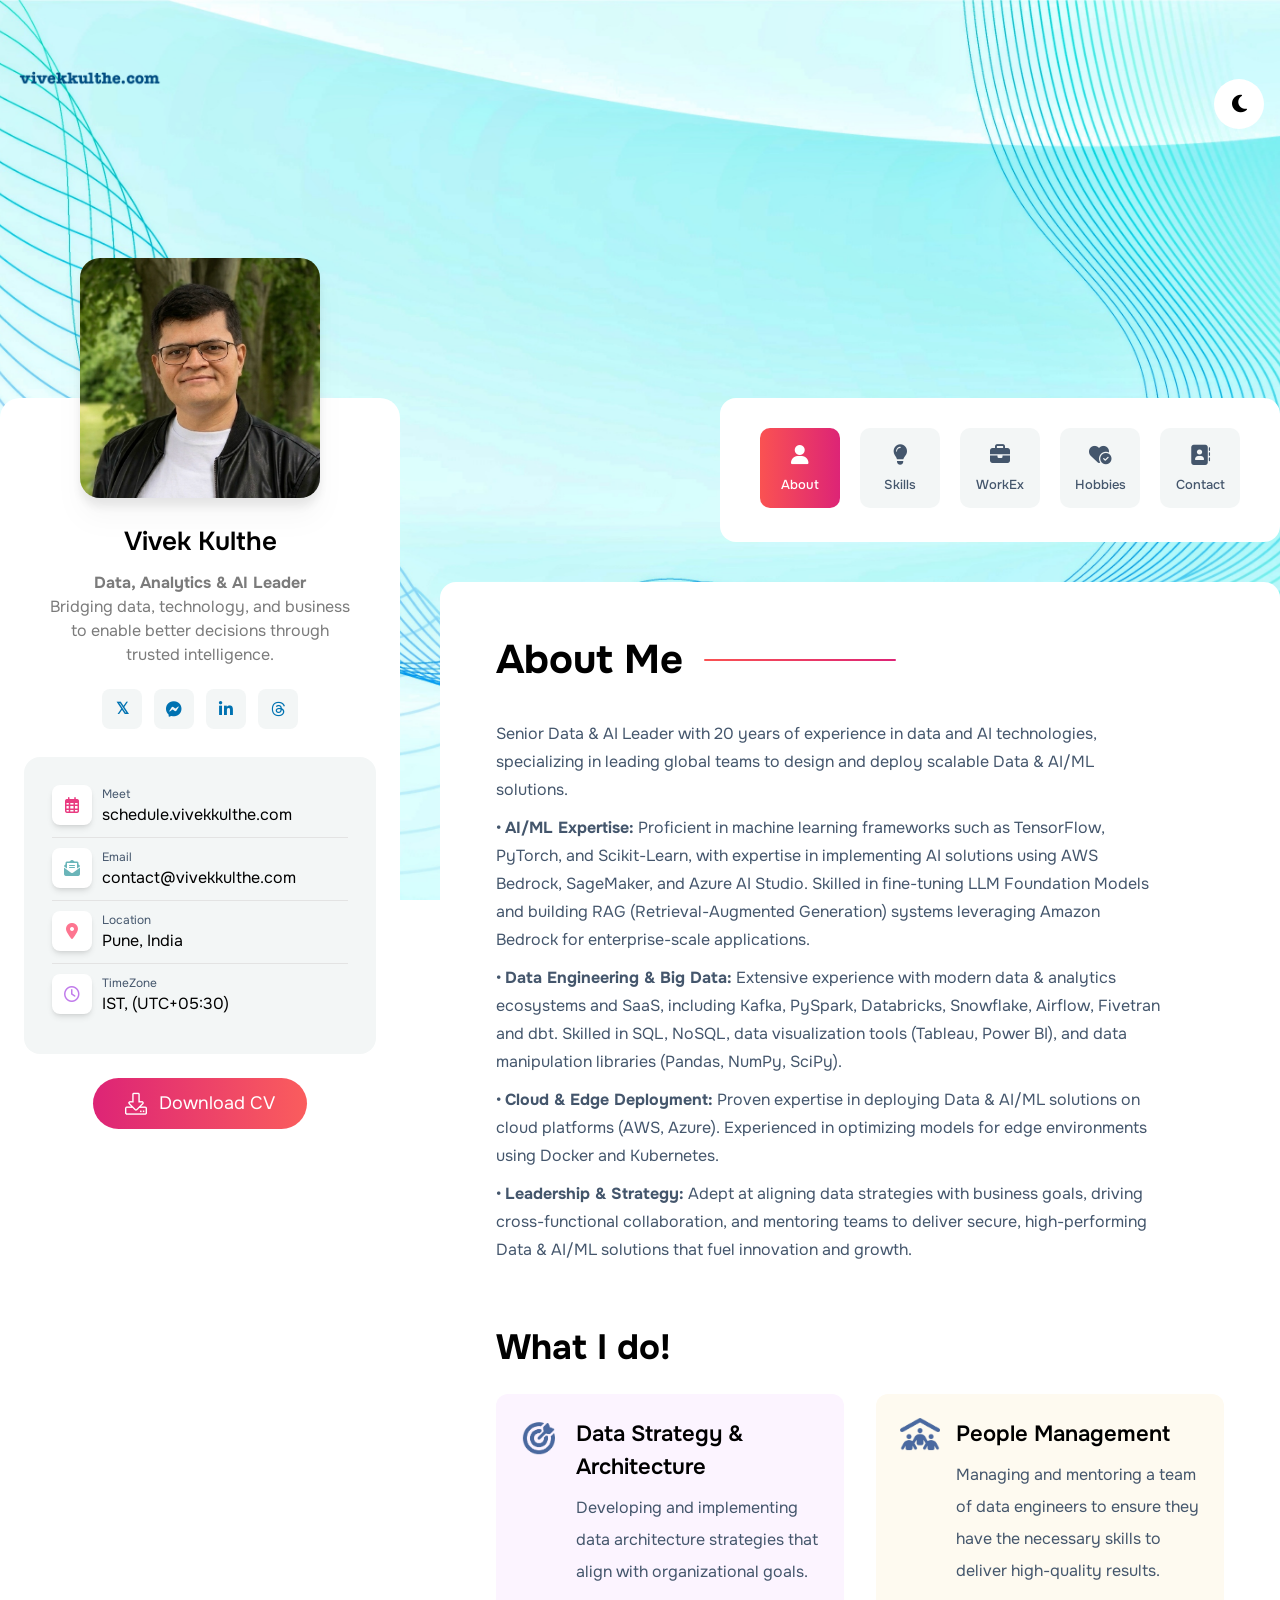
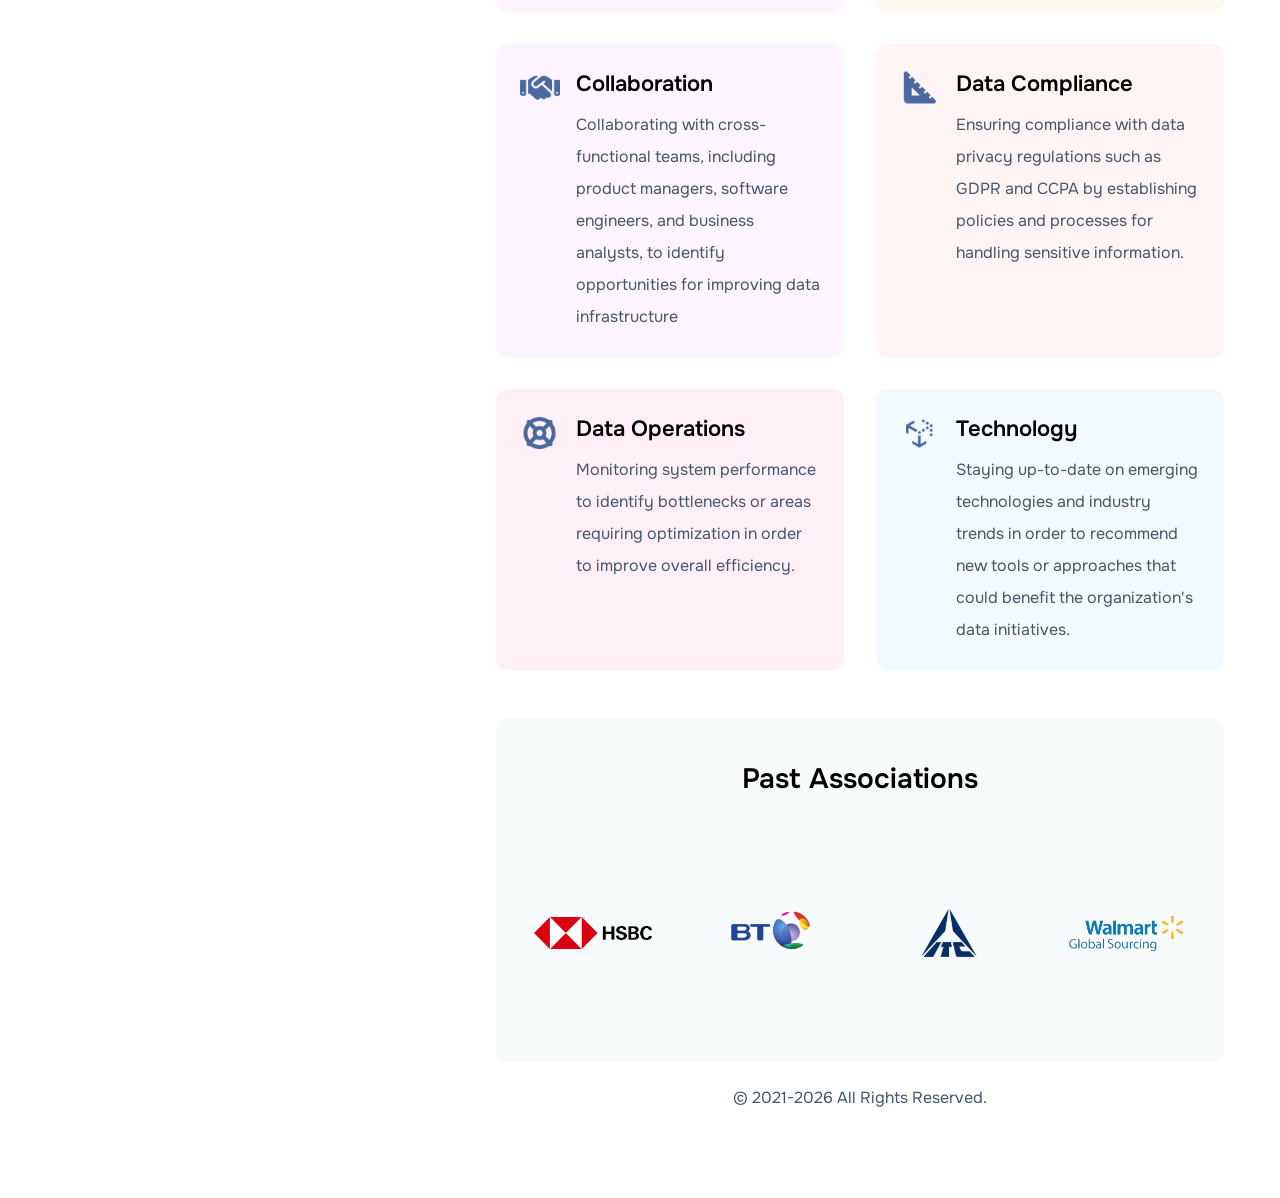
<file: index.html>
<!DOCTYPE html>
<html lang="en">

<head>
    <!-- Google tag (gtag.js) -->
    <script async src="https://www.googletagmanager.com/gtag/js?id=G-Y4G8QSVCS0"></script>
    <script>
      window.dataLayer = window.dataLayer || [];
      function gtag(){dataLayer.push(arguments);}
      gtag('js', new Date());

      gtag('config', 'G-Y4G8QSVCS0');
    </script>

<!-- commom meta tag -->
    <meta charset="UTF-8" />
    <meta http-equiv="X-UA-Compatible" content="IE=edge" />
    <meta name="viewport" content="width=device-width, initial-scale=1.0" />
    <link rel="shortcut icon" href="./images/logo/faveicon.svg" type="image/x-icon">
    <!--=== fontaswesome ===-->
    <link rel="stylesheet" href="./assets/fontaswesome/css/all.min.css" />
    <link rel="stylesheet" href="./assets/fontaswesome/css/fontawesome.min.css" />
    <link rel="preconnect" href="https://fonts.googleapis.com" />
    <link rel="preconnect" href="https://fonts.gstatic.com" crossorigin />
    <link
        href="https://fonts.googleapis.com/css2?family=Onest:ital,wght@0,200;0,300;0,400;0,500;0,600;0,700;1,400;1,500;1,600&family=Roboto+Slab:wght@300;400;500;600;700&display=swap"
        rel="stylesheet" />
    <!-- slick -->
    <link rel="stylesheet" type="text/css" href="./css/vendor/slick.css" />
    <!--=== main css ===-->
    <link rel="stylesheet" href="./css/tailwind.css" />
    <link rel="stylesheet" href="./css/custom.css" />
    <title>About - Vivek Kulthe</title>

    <script>
        // On page load or when changing themes, best to add inline in `head` to avoid FOUC
        if (localStorage.getItem("color-theme") === "dark" || (!("color-theme" in localStorage) && window.matchMedia("(prefers-color-scheme: dark)").matches)) {
            document.documentElement.classList.add("dark");
        } else {
            document.documentElement.classList.remove("dark");
        }
    </script>
</head>

<body>
    <!-- PRELOADER -->
    <div id="preloader">
        <div class="loader_line"></div>
    </div>
    <!-- /PRELOADER -->

    <div class="bg-homeBg dark:bg-homeBg-dark min-h-screen bg-no-repeat bg-center bg-cover bg-fixed md:pb-16 w-full">
        <div class="section-bg">
            <div class="w-full flex justify-between px-4">
                <!-- website Logo -->
                <a href="/">
                    <img width="148" height="105" src="./images/logo/logo.png" alt="logo" />
                    <!-- <img src="./images/logo/logo.png" alt="logo" /> -->
                </a>
                <div class="flex items-center">
                    <!-- dark and light mode toggle -->
                    <button id="theme-toggle" type="button" class="dark-light-btn">
                        <i id="theme-toggle-dark-icon" class="fa-solid text-xl fa-moon hidden"></i>
                        <i id="theme-toggle-light-icon" class="fa-solid fa-sun text-xl hidden"></i>
                    </button>
                    <!-- mobile toggle button -->
                    <button id="menu-toggle" type="button" class="menu-toggle-btn">
                        <i id="menu-toggle-open-icon" class="fa-solid fa-bars text-xl "></i>
                        <i id="menu-toggle-close-icon" class="fa-solid fa-xmark text-xl hidden  "></i>
                    </button>
                </div>
            </div>
        </div>

        <!-- mobile menu start -->
        <nav id="navbar" class="hidden lg:hidden">
            <ul
                class="block rounded-b-[20px] shadow-md absolute left-0 top-20 z-[22222222222222] w-full bg-white dark:bg-[#1d1d1d]">
                <li>
                    <a class="mobile-menu-items-active" href="./aboutOne.html">
                        <span class="mr-2 text-xl">
                            <i class="fa-solid fa-user"></i>
                        </span>About </a>
                </li>
                <li>
                    <a class="mobile-menu-items" href="./resumeOne.html">
                        <span class="mr-2 text-xl">
                            <i class="fa-solid fa-lightbulb"></i>
                        </span>Skills </a>
                </li>
                <li>
                    <a class="mobile-menu-items" href="./portfiloOne.html">
                        <span class="mr-2 text-xl">
                            <i class="fas fa-briefcase"></i>
                        </span>WorkEx </a>
                </li>
                <li>
                    <a class="mobile-menu-items" href="./blogOne.html">
                        <span class="mr-2 text-xl">
                            <i class="fa-solid fa-heart-circle-check"></i>
                        </span>Hobbies </a>
                </li>
                <li>
                    <a class="mobile-menu-items" href="./contactOne.html">
                        <span class="mr-2 text-xl">
                            <i class="fa-solid fa-address-book"></i>
                        </span> Contact </a>
                </li>
            </ul>
        </nav>
        <!-- mobile menu end -->

        <div class="container grid grid-cols-12 md:gap-10 justify-between lg:mt-[220px]">
            <!-- sidber personal info -->
            <div class="col-span-12 lg:col-span-4 hidden lg:block h-screen sticky top-44">
                <div
                    class="w-full mb-6 lg:mb-0 mx-auto relative bg-white text-center dark:bg-[#111111] px-6 rounded-[20px] mt-[180px] md:mt-[220px] lg:mt-0">
                    <!-- profile image -->
                    <img src="./images/about/avatar.png"
                        class="w-[240px] absolute left-[50%] transform -translate-x-[50%] h-[240px] drop-shadow-xl mx-auto rounded-[20px] -mt-[140px]"
                        alt="about" />
                        <div class="pt-[100px] pb-8">
                            <h1 class="mt-6 mb-1 text-[26px] font-semibold dark:text-white"> Vivek Kulthe </h1>
                            <h3
                                class="mb-4 text-[#7B7B7B] inline-block dark:bg-[#1D1D1D] px-5 py-1.5 rounded-lg dark:text-[#A6A6A6]">
                                <b>Data, Analytics & AI Leader</b><br> Bridging data, technology, and business to enable better decisions through trusted intelligence.</h3>
                            <div class="flex justify-center space-x-3">
                                
                                <!-- twitter icon and link -->
                                <a href="https://twitter.com/intent/tweet?screen_name=vivekkulthe" target="_blank" rel="noopener noreferrer">
                                    <span class="socialbtn text-[#0072b1]">
                                        <b>𝕏</b><!-- <i class="fa-brands fa-twitter"></i> -->
                                    </span>
                                </a>
                                <!-- dribbble icon and link -->
                                <a href="https://www.messenger.com/t/100075102113642" target="_blank" rel="noopener noreferrer">
                                    <span class="socialbtn text-[#0072b1]">
                                        <i class="fa-brands fa-facebook-messenger"></i>
                                    </span>
                                </a>
                                <!-- linkedin icon and link -->
                                <a href="https://www.linkedin.com/in/vivekkulthe/" target="_blank" rel="noopener noreferrer">
                                    <span class="socialbtn text-[#0072b1]">
                                        <i class="fa-brands fa-linkedin-in"></i>
                                    </span>
                                </a>
                                <!-- facebook icon and link -->
                                <a href="https://www.threads.net/@vivek.kulthe" target="_blank" rel="noopener noreferrer">
                                    <span class="socialbtn text-[#0072b1]">
                                        <i class="fa-brands fa-threads"></i>
                                    </span>
                                </a>
                            </div>
    
                            <div class="p-7 rounded-2xl mt-7 bg-[#F3F6F6] dark:bg-[#1D1D1D]">
                                <div class="flex border-b border-[#E3E3E3] dark:border-[#3D3A3A] pb-2.5">
                                    <span class="socialbtn bg-white dark:bg-black text-[#E93B81] shadow-md">
                                        <i class="fa-regular fa-calendar-days"></i>
                                    </span>
                                    <div class="text-left ml-2.5">
                                        <p class="text-xs text-[#44566C] dark:text-[#A6A6A6]"> Meet </p>
                                        <p class="dark:text-white">schedule.vivekkulthe.com</p>
                                    </div>
                                </div>
                                <div class="flex border-b border-[#E3E3E3] dark:border-[#3D3A3A] py-2.5">
                                    <span class="socialbtn bg-white dark:bg-black text-[#6AB5B9] shadow-md">
                                        <i class="fa-solid fa-envelope-open-text"></i>
                                    </span>
                                    <div class="text-left ml-2.5">
                                        <p class="text-xs text-[#44566C] dark:text-[#A6A6A6]"> Email </p>
                                        <p class="dark:text-white">contact@vivekkulthe.com</p>
                                    </div>
                                </div>
                                <div class="flex border-b border-[#E3E3E3] dark:border-[#3D3A3A] py-2.5">
                                    <span class="socialbtn bg-white dark:bg-black text-[#FD7590] shadow-md">
                                        <i class="fa-solid fa-location-dot"></i>
                                    </span>
                                    <div class="text-left ml-2.5">
                                        <p class="text-xs text-[#44566C] dark:text-[#A6A6A6]"> Location </p>
                                        <p class="dark:text-white">Pune, India</p>
                                    </div>
                                </div>
                                <div class="flex py-2.5">
                                    <span class="socialbtn bg-white dark:bg-black text-[#C17CEB] shadow-md">
                                        <i class="fa-regular fa-clock"></i>
                                    </span>
                                    <div class="text-left ml-2.5">
                                        <p class="text-xs text-[#44566C] dark:text-[#A6A6A6]"> TimeZone </p>
                                        <p class="dark:text-white">IST, (UTC+05:30)</p>
                                    </div>
                                </div>
                            </div>
        <!-- personal infomation end-->
                        <!-- dowanload button -->
                        <a href="https://cv.vivekkulthe.com">
                            <button class="dowanload-btn">
                            <img class="mr-3" src="./images/icons/dowanload.png" alt="icon" /> Download CV </button></a>
                    </div>
                </div>
            </div>
            <div class="col-span-12 lg:col-span-8">
                <!-- header for mobile devices start -->
                <header
                    class="lg:w-[560px] h-[144px] hidden lg:block p-[30px] ml-auto mb-10 rounded-[16px] bg-white dark:bg-[#111111]">
                    <nav class="hidden lg:block">
                        <ul class="flex">
                            <li> <a class="menu-active" href="./aboutOne.html">
                                    <span class="text-xl mb-1">
                                        <i class="fa-solid fa-user"></i>
                                    </span> About </a></li>
                            <li> <a class="menu-item" href="./resumeOne.html">
                                    <span class="text-xl mb-1">
                                        <i class="fa-solid fa-lightbulb"></i>
                                    </span> Skills </a></li>
                            <li> <a class="menu-item" href="./portfiloOne.html">
                                    <span class="text-xl mb-1">
                                        <i class="fas fa-briefcase"></i>
                                    </span> WorkEx </a></li>
                            <li><a class="menu-item" href="./blogOne.html">
                                    <span class="text-xl mb-1">
                                        <i class="fa-solid fa-heart-circle-check"></i>
                                    </span> Hobbies </a></li>
                            <li> <a class="menu-item" href="./contactOne.html">
                                    <span class="text-xl mb-1">
                                        <i class="fa-solid fa-address-book"></i>
                                    </span> Contact </a></li>
                        </ul>
                    </nav>
                </header>
                <!-- header for mobile devices end -->

                <!-- about me section start -->
                <div>
                    <div class="lg:rounded-2xl bg-white dark:bg-[#111111]">
                        <div class="pt-12 md:py-12 px-2 sm:px-5 md:px-10 lg:px-14">
                            <!-- about page title -->
                            <h2 class="after-effect after:left-52">About Me</h2>
                            <!-- personal info for mobile devices start -->
                            <div class="lg:hidden">
                                <div
                                    class="w-full mb-6 lg:mb-0 mx-auto relative bg-white text-center dark:bg-[#111111] px-6 rounded-[20px] mt-[180px] md:mt-[220px] lg:mt-0">
                                    <!-- profile image  -->
                                    <img src="./images/about/avatar.png"
                                        class="w-[240px] absolute left-[50%] transform -translate-x-[50%] h-[240px] drop-shadow-xl mx-auto rounded-[20px] -mt-[140px]"
                                        alt="about" />
                                    <div class="pt-[100px] pb-8">
                                        <h2 class="mt-6 mb-1 text-[26px] font-semibold dark:text-white"> Vivek Kulthe
                                        </h2>
                                        <h3
                                            class="mb-4 text-[#7B7B7B] inline-block dark:bg-[#1D1D1D] px-5 py-1.5 rounded-lg dark:text-[#A6A6A6]">
                                            Senior Leader - Data Analytics & Engineering </h3>

                                        <div class="flex justify-center space-x-3">
                                            
                                            <!-- twitter icon and link -->
                                            <a href="https://twitter.com/intent/tweet?screen_name=vivekkulthe" target="_blank" rel="noopener noreferrer">
                                                <span class="socialbtn text-[#0072b1]">
                                                    <b>𝕏</b><!-- <i class="fa-brands fa-twitter"></i> -->
                                                </span>
                                            </a>
                                            <!-- dribbble icon and link -->
                                            <a href="https://www.messenger.com/t/100075102113642" target="_blank" rel="noopener noreferrer">
                                                <span class="socialbtn text-[#0072b1]">
                                                    <i class="fa-brands fa-facebook-messenger"></i>
                                                </span>
                                            </a>
                                            <!-- linkedin icon and link -->
                                            <a href="https://www.linkedin.com/in/vivekkulthe/" target="_blank"
                                                rel="noopener noreferrer">
                                                <span class="socialbtn text-[#0072b1]">
                                                    <i class="fa-brands fa-linkedin-in"></i>
                                                </span>
                                            </a>
                                            <!-- facebook icon and link -->
                                            <a href="https://www.threads.net/@vivek.kulthe" target="_blank"
                                                rel="noopener noreferrer">
                                                <span class="socialbtn text-[#0072b1]">
                                                    <i class="fa-brands fa-threads"></i>
                                                </span>
                                            </a>
                                        </div>

                                        <!-- personal info start -->
                                        <div class="p-7 rounded-2xl mt-7 bg-[#F3F6F6] dark:bg-[#1D1D1D]">
                                            <div class="flex border-b border-[#E3E3E3] dark:border-[#3D3A3A] pb-2.5">
                                                <span class="socialbtn bg-white dark:bg-black text-[#E93B81] shadow-md">
                                                    <i class="fa-regular fa-calendar-days"></i>
                                                </span>
                                                <div class="text-left ml-2.5">
                                                    <p class="text-xs text-[#44566C] dark:text-[#A6A6A6]"> Meet </p>
                                                    <p class="dark:text-white">schedule.vivekkulthe.com</p>
                                                </div>
                                            </div>

                                            <div class="flex border-b border-[#E3E3E3] dark:border-[#3D3A3A] py-2.5">
                                                <span class="socialbtn bg-white dark:bg-black text-[#6AB5B9] shadow-md">
                                                    <i class="fa-solid fa-envelope-open-text"></i>
                                                </span>
                                                <div class="text-left ml-2.5">
                                                    <p class="text-xs text-[#44566C] dark:text-[#A6A6A6]"> Email </p>
                                                    <p class="dark:text-white">contact@vivekkulthe.com</p>
                                                </div>
                                            </div>

                                            <div class="flex border-b border-[#E3E3E3] dark:border-[#3D3A3A] py-2.5">
                                                <span class="socialbtn bg-white dark:bg-black text-[#FD7590] shadow-md">
                                                    <i class="fa-solid fa-location-dot"></i>
                                                </span>
                                                <div class="text-left ml-2.5">
                                                    <p class="text-xs text-[#44566C] dark:text-[#A6A6A6]"> Location </p>
                                                    <p class="dark:text-white">Pune, India</p>
                                                </div>
                                            </div>

                                            <div class="flex py-2.5">
                                                <span class="socialbtn bg-white dark:bg-black text-[#C17CEB] shadow-md">
                                                    <i class="fa-regular fa-clock"></i>
                                                </span>
                                                <div class="text-left ml-2.5">
                                                    <p class="text-xs text-[#44566C] dark:text-[#A6A6A6]"> TimeZone </p>
                                                    <p class="dark:text-white">IST, (UTC+05:30)</p>
                                                </div>
                                            </div>
                                        </div>
                                        <!-- personal info end -->

                                        <!-- dowanload button -->
                                        <a href="./images/Resume_Vivek_Kulthe.pdf">
                                            <button class="dowanload-btn">
                                            <img class="mr-3" src="./images/icons/dowanload.png" alt="icon" /> Download
                                            CV
                                        </button></a>
                                    </div>
                                </div>
                            </div>
                            <!-- personal info for mobile devices end -->

                            <div class="lg:grid grid-cols-12 md:gap-10 pt-4 md:pt-[30px] items-center hidden">
                                <div class="col-span-12 space-y-2.5">
                                    <div class="lg:mr-16">
                                        <p class="text-[#44566c] dark:text-color-910 leading-7">Senior Data & AI Leader with 20 years of experience in data and AI technologies, specializing in leading global teams to design and deploy scalable Data & AI/ML solutions.</p>
                                        <p class="text-[#44566c] leading-7 mt-2.5 dark:text-color-910">• <b>AI/ML Expertise:</b> Proficient in machine learning frameworks such as TensorFlow, PyTorch, and Scikit-Learn, with expertise in implementing AI solutions using AWS Bedrock, SageMaker, and Azure AI Studio. Skilled in fine-tuning LLM Foundation Models and building RAG (Retrieval-Augmented Generation) systems leveraging Amazon Bedrock for enterprise-scale applications.</p>
                                        <p class="text-[#44566c] leading-7 mt-2.5 dark:text-color-910">• <b>Data Engineering & Big Data:</b> Extensive experience with modern data & analytics ecosystems and SaaS, including Kafka, PySpark, Databricks, Snowflake, Airflow, Fivetran and dbt. Skilled in SQL, NoSQL, data visualization tools (Tableau, Power BI), and data manipulation libraries (Pandas, NumPy, SciPy).</p>
                                        <p class="text-[#44566c] leading-7 mt-2.5 dark:text-color-910">• <b>Cloud & Edge Deployment:</b> Proven expertise in deploying Data & AI/ML solutions on cloud platforms (AWS, Azure). Experienced in optimizing models for edge environments using Docker and Kubernetes.</p>
                                        <p class="text-[#44566c] leading-7 mt-2.5 dark:text-color-910">• <b>Leadership & Strategy:</b> Adept at aligning data strategies with business goals, driving cross-functional collaboration, and mentoring teams to deliver secure, high-performing Data & AI/ML solutions that fuel innovation and growth.</p>
                                    </div>
                                    <div></div>
                                </div>
                            </div>
                        </div>

                        <!-- what i do section start -->
                        <div class="pb-12 px-2 sm:px-5 md:px-10 lg:px-14">
                            <h3 class="text-[35px] dark:text-white font-bold font-robotoSlab pb-5"> What I do! </h3>
                            <div class="grid gap-8 grid-cols-1 md:grid-cols-2 xl:grid-cols-2">
                                <div class="about-box bg-[#fcf4ff] dark:bg-transparent">
                                    <img class="w-10 h-10 object-contain block" src="./images/icons/icon.svg"
                                        alt="icon" />
                                    <div class="space-y-2">
                                        <h3 class="dark:text-white text-[22px] font-semibold">Data Strategy & Architecture</h3>
                                        <p class="leading-8 text-gray-lite dark:text-[#A6A6A6]">Developing and implementing data architecture strategies that align with organizational goals.</p>
                                    </div>
                                </div>

                                <div class="about-box bg-[#fefaf0] dark:bg-transparent">
                                    <img class="w-10 h-10 object-contain block" src="./images/icons/icon1.svg"
                                        alt="icon" />
                                    <div class="space-y-2">
                                        <h3 class="dark:text-white text-[22px] font-semibold">People Management</h3>
                                        <p class="leading-8 text-gray-lite dark:text-[#A6A6A6]">Managing and mentoring a team of data engineers to ensure they have the necessary skills to deliver high-quality results.</p>
                                    </div>
                                </div>

                                <div class="about-box bg-[#fcf4ff] dark:bg-transparent">
                                    <img class="w-10 h-10 object-contain block" src="./images/icons/icon2.svg"
                                        alt="icon" />
                                    <div class="space-y-2">
                                        <h3 class="dark:text-white text-[22px] font-semibold">Collaboration</h3>
                                        <p class="leading-8 text-gray-lite dark:text-[#A6A6A6]">Collaborating with cross-functional teams, including product managers, software engineers, and business analysts, to identify opportunities for improving data infrastructure</p>
                                    </div>
                                </div>

                                <div class="about-box bg-[#fff4f4] dark:bg-transparent">
                                    <img class="w-10 h-10 object-contain block" src="./images/icons/icon3.svg"
                                        alt="icon" />
                                    <div class="space-y-2">
                                        <h3 class="dark:text-white text-[22px] font-semibold">Data Compliance</h3>
                                        <p class="leading-8 text-gray-lite dark:text-[#A6A6A6]">Ensuring compliance with data privacy regulations such as GDPR and CCPA by establishing policies and processes for handling sensitive information.</p>
                                    </div>
                                </div>

                                <div class="about-box bg-[#fff0f8] dark:bg-transparent">
                                    <img class="w-10 h-10 object-contain block" src="./images/icons/icon4.svg"
                                        alt="icon" />
                                    <div class="space-y-2">
                                        <h3 class="dark:text-white text-[22px] font-semibold">Data Operations</h3>
                                        <p class="leading-8 text-gray-lite dark:text-[#A6A6A6]">Monitoring system performance to identify bottlenecks or areas requiring optimization in order to improve overall efficiency.</p>
                                    </div>
                                </div>

                                <div class="about-box bg-[#f3faff] dark:bg-transparent">
                                    <img class="w-10 h-10 object-contain block" src="./images/icons/icon5.svg"
                                        alt="icon" />
                                    <div class="space-y-2">
                                        <h3 class="dark:text-white text-[22px] font-semibold">Technology</h3>
                                        <p class="leading-8 text-gray-lite dark:text-[#A6A6A6]">Staying up-to-date on emerging technologies and industry trends in order to recommend new tools or approaches that could benefit the organization's data initiatives.</p>
                                    </div>
                                </div>
                            </div>
                        </div>

                        <!-- what i do section start -->
                        <div class="px-2 sm:px-5 md:px-10 lg:px-14">
                            <div class="bg-[#F8FBFB] dark:bg-[#0D0D0D] max-w-full h-auto py-10 rounded-xl">
                                <h3 class="text-center dark:text-white text-6xl mb-3 font-semibold">Past Associations </h3>
                                <!-- slider and slider items -->
                                <div class="slickOne text-center px-2 pt-8">
                                    <div>
                                        <img class="overflow-hidden brand-img" src="./images/slider/brand.png"
                                            alt="brand icon" />
                                    </div>
                                    <div>
                                        <img class="overflow-hidden brand-img" src="./images/slider/brand1.png"
                                            alt="brand icon" />
                                    </div>
                                    <div>
                                        <img class="overflow-hidden brand-img" src="./images/slider/brand2.png"
                                            alt="brand icon" />
                                    </div>
                                    <div>
                                        <img class="overflow-hidden brand-img" src="./images/slider/brand3.png"
                                            alt="brand icon" />
                                    </div>
                                    <div>
                                        <img class="overflow-hidden brand-img" src="./images/slider/brand4.png"
                                            alt="brand icon" />
                                    </div>
                                    <div>
                                        <img class="overflow-hidden brand-img" src="./images/slider/brand5.png"
                                            alt="brand icon" />
                                    </div>
                                </div>
                                <!-- slider and slider items end -->
                            </div>
                        </div>

                        <!-- footer start -->
                        <footer class="overflow-hidden rounded-b-2xl" style="background: transparent">
                            <p class="text-center py-6 text-gray-lite dark:text-color-910"> © 2021-<script>document.write(/\d{4}/.exec(Date())[0])</script> All Rights Reserved. </p>
                        </footer>
                        <!-- footer section end -->
                    </div>
                </div>
                <!-- about me section start -->
            </div>
        </div>
    </div>
    <!-- End bgHomeBg -->


    <!--==== js =====-->
    <script src="./js/vendor/jquary.min.js"></script>
    <script src="./js/vendor/slick.js"></script>
    <!-- main js -->
    <script src="./js/main.js"></script>
</body>

</html>
</file>
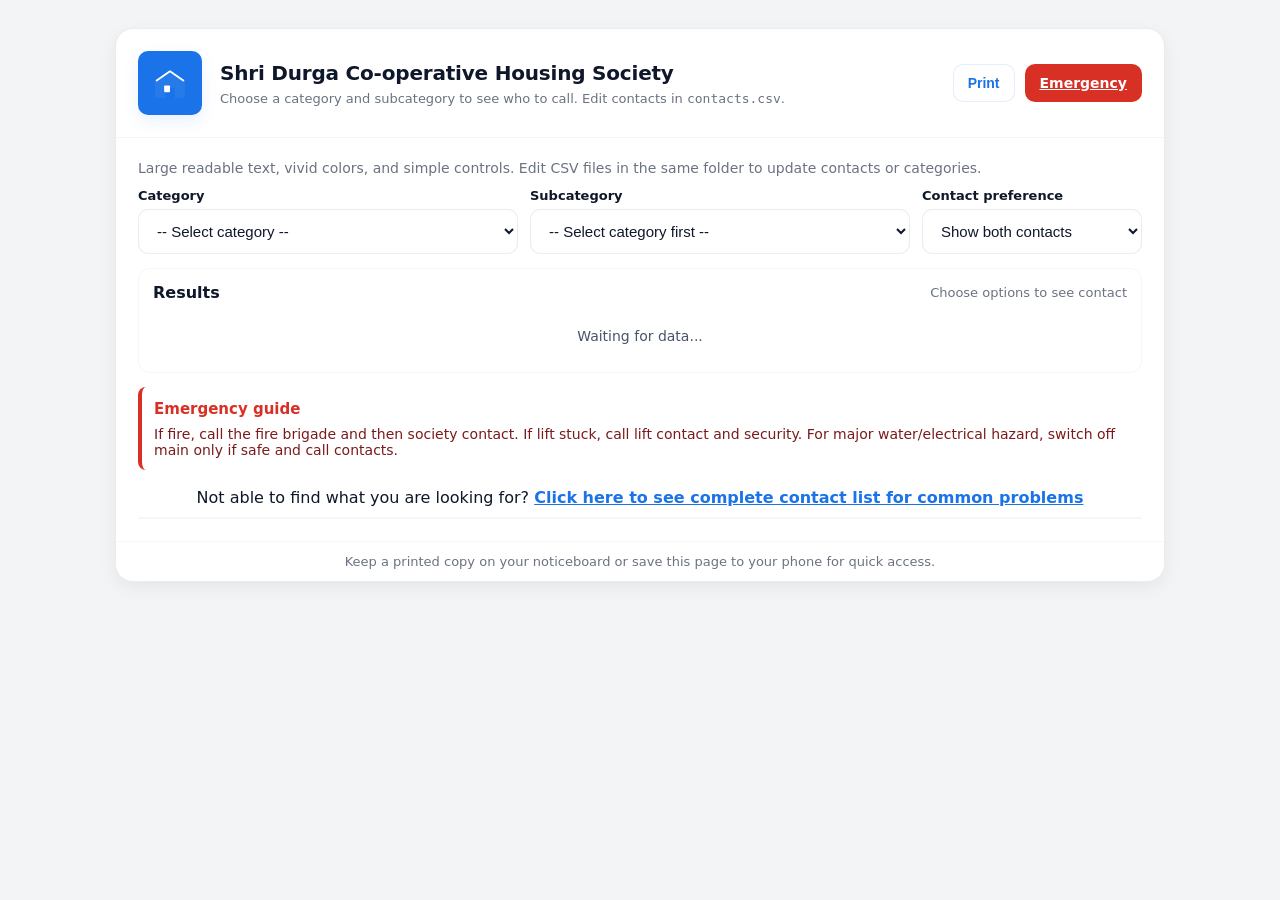
<file: parshwa/index.html>
<!doctype html>
<html lang="en">
<head>
  <meta charset="utf-8" />
  <meta name="viewport" content="width=device-width,initial-scale=1" />
  <title>Shri Durga Society — Quick Help (CSV-driven)</title>
  <link rel="stylesheet" href="styles.css">
</head>
<body>
  <div class="wrap" role="main" aria-label="Shri Durga Society help">
    <div class="card" aria-labelledby="pageTitle">
      <header>
        <div class="logo" aria-hidden="true">
          <!-- small house icon -->
          <svg width="40" height="40" viewBox="0 0 24 24" fill="none" aria-hidden="true" xmlns="http://www.w3.org/2000/svg">
            <path d="M3 10.5L12 4l9 6.5V20a1 1 0 0 1-1 1h-5v-6H9v6H4a1 1 0 0 1-1-1V10.5z" fill="#fff" opacity="0.06"/>
            <path d="M4 10.5L12 5l8 5.5" stroke="#fff" stroke-width="1.1" stroke-linecap="round" stroke-linejoin="round"/>
            <rect x="8.5" y="13.5" width="3.5" height="4" rx="0.5" fill="#fff"/>
          </svg>
        </div>

        <div class="title">
          <h1 id="pageTitle">Shri Durga Co-operative Housing Society</h1>
          <p class="lead">Choose a category and subcategory to see who to call. Edit contacts in <code>contacts.csv</code>.</p>
        </div>

        <div class="controls" aria-hidden="true">
          <button class="btn btn-print" id="printBtn" title="Print">Print</button>
          <a class="btn btn-em" href="#emergencyNotice" title="Emergency">Emergency</a>
        </div>
      </header>

      <main>
        <div class="desc">Large readable text, vivid colors, and simple controls. Edit CSV files in the same folder to update contacts or categories.</div>

        <div class="formRow" role="form" aria-label="Find contact form">
          <div class="selectCol">
            <label for="categorySelect">Category</label>
            <select id="categorySelect" aria-controls="subcategorySelect">
              <option value="">-- Loading categories --</option>
            </select>
          </div>

          <div class="selectCol">
            <label for="subcategorySelect">Subcategory</label>
            <select id="subcategorySelect">
              <option value="">-- Select category first --</option>
            </select>
          </div>

          <div class="selectCol" style="max-width:220px;">
            <label for="preferenceSelect">Contact preference</label>
            <select id="preferenceSelect">
              <option value="both">Show both contacts</option>
              <option value="primary">Show primary only</option>
              <option value="secondary">Show secondary only</option>
            </select>
          </div>
        </div>

        <div id="results" class="resultBox" aria-live="polite">
          <div class="resultHeader">
            <h2>Results</h2>
            <div class="muted" id="resultsHint">Loading data...</div>
          </div>

          <div class="resultList" id="resultList" aria-label="Matching contacts">
            <div class="empty">Waiting for data...</div>
          </div>
        </div>

        <div id="emergencyNotice" style="margin-top:14px;" tabindex="-1">
          <div class="emergencyBox">
            <strong class="emergencyTitle">Emergency guide</strong>
            <div class="emergencyText">If fire, call the fire brigade and then society contact. If lift stuck, call lift contact and security. For major water/electrical hazard, switch off main only if safe and call contacts.</div>
          </div>
        </div>

        <div class="moreArea">
          <div style="margin-top:18px;">
            <span class="muted">Not able to find what you are looking for?</span>
            <span class="toggleLink" id="openFullListBtn" role="button" aria-expanded="false" tabindex="0"> Click here to see complete contact list for common problems</span>
          </div>

          <div id="fullList" class="fullList" aria-hidden="true">
            <div style="padding:8px 6px;">
              <div id="fullRows"></div>
            </div>
          </div>
        </div>
      </main>

      <footer>
        Keep a printed copy on your noticeboard or save this page to your phone for quick access.
      </footer>
    </div>
  </div>

  <script>
  /****************************************************************
   * CSV-driven page
   * - contacts.csv (columns: problem,c1,c1Phone,c2,c2Phone,tags)
   * - categories.csv (columns: category, subcategoryId, subcategoryName, tag)
   * Place all files in same folder. Serve via HTTP (or host).
   *
   * NOTE: fetch() of local files may be blocked by the browser when
   * opening via file:// . Use a small local server (instructions below).
   ****************************************************************/

  // filenames (must be in same folder)
  const CONTACTS_CSV = 'contacts.csv';
  const CATEGORIES_CSV = 'categories.csv';

  // minimal CSV parser supporting quoted fields
  function parseCSV(text){
    const rows = [];
    let cur = '', inQuotes = false, row = [], i=0;
    while(i < text.length){
      const ch = text[i];
      if(inQuotes){
        if(ch === '"'){
          if(text[i+1] === '"'){ cur += '"'; i+=2; continue; } // escaped quote
          inQuotes = false; i++; continue;
        } else { cur += ch; i++; continue; }
      } else {
        if(ch === '"'){ inQuotes = true; i++; continue; }
        if(ch === ','){ row.push(cur); cur = ''; i++; continue; }
        if(ch === '\n' || ch === '\r'){
          // handle \r\n or \n
          if(ch === '\r' && text[i+1] === '\n'){ i++; }
          row.push(cur); rows.push(row); row = []; cur = ''; i++; continue;
        }
        cur += ch; i++;
      }
    }
    // push last
    if(cur !== '' || row.length > 0){ row.push(cur); rows.push(row); }
    // trim any empty trailing empty-line row
    if(rows.length > 0 && rows[rows.length-1].length === 1 && rows[rows.length-1][0] === '') rows.pop();
    return rows;
  }

  function normalize(s){
    if(!s) return '';
    try{ return s.normalize('NFD').replace(/[\u0300-\u036f]/g, '').toLowerCase().trim(); }
    catch(e){ return String(s).toLowerCase().trim(); }
  }

  // DOM helpers
  const $ = id => document.getElementById(id);

  // app state
  let CONTACTS = [];
  let CATEGORIES = {}; // { categoryName: { subcategories: [{id,name,tag}], tags: Set() } }

  // fetch and load CSVs
  async function loadCSVs(){
    try {
      const [cRes, catRes] = await Promise.all([fetch(CONTACTS_CSV), fetch(CATEGORIES_CSV)]);
      if(!cRes.ok || !catRes.ok) throw new Error('Could not fetch CSV files. Are they present and served over HTTP?');
      const [cText, catText] = await Promise.all([cRes.text(), catRes.text()]);
      parseContacts(cText);
      parseCategories(catText);
      initUI();
    } catch(err){
      console.error(err);
      $('resultsHint').textContent = 'Error loading CSVs. See browser console.';
      $('resultList').innerHTML = '<div class="empty">Failed to load data. If you opened file locally (file://) try running a small local server or host files.</div>';
    }
  }

  // parse contacts.csv
  // expected header: problem,c1,c1Phone,c2,c2Phone,tags
  function parseContacts(csvText){
    const rows = parseCSV(csvText);
    if(rows.length === 0) return;
    // header map
    const header = rows[0].map(h => normalize(h));
    const idx = (name) => header.indexOf(normalize(name));
    CONTACTS = [];
    for(let r=1; r<rows.length; r++){
      const row = rows[r];
      if(row.length === 0) continue;
      const item = {
        problem: row[idx('problem')] || row[0] || '',
        c1: row[idx('c1')] || '',
        c1Phone: row[idx('c1phone')] || '',
        c2: row[idx('c2')] || '',
        c2Phone: row[idx('c2phone')] || '',
        tags: []
      };
      const tagsCell = row[idx('tags')] || '';
      if(tagsCell) item.tags = tagsCell.split(/\s*[,;]\s*/).map(t => normalize(t)).filter(Boolean);
      CONTACTS.push(item);
    }
  }

  // parse categories.csv
  // expected header: category,subcategoryId,subcategoryName,tag
  // This allows maintainers to create categories and set which tag maps to subcategory
  function parseCategories(csvText){
    const rows = parseCSV(csvText);
    if(rows.length === 0) return;
    const header = rows[0].map(h => normalize(h));
    const idx = (name) => header.indexOf(normalize(name));
    CATEGORIES = {};
    for(let r=1; r<rows.length; r++){
      const row = rows[r];
      if(row.length === 0) continue;
      const cat = row[idx('category')] || row[0] || 'Uncategorized';
      const subId = row[idx('subcategoryid')] || row[1] || '';
      const subName = row[idx('subcategoryname')] || row[2] || subId || '';
      const tag = normalize(row[idx('tag')] || row[3] || subId || '');
      if(!CATEGORIES[cat]) CATEGORIES[cat] = { subcategories: [], tags: new Set() };
      if(subId){
        // only add subcategory once per category
        if(!CATEGORIES[cat].subcategories.find(s=>s.id===subId)){
          CATEGORIES[cat].subcategories.push({ id: subId, name: subName, tag: tag });
        }
      }
      if(tag) CATEGORIES[cat].tags.add(tag);
    }
  }

  // populate UI selects
  function populateCategorySelect(){
    const sel = $('categorySelect');
    sel.innerHTML = '';
    const def = document.createElement('option'); def.value=''; def.text = '-- Select category --';
    sel.appendChild(def);
    Object.keys(CATEGORIES).forEach(cat => {
      const opt = document.createElement('option'); opt.value = cat; opt.text = cat;
      sel.appendChild(opt);
    });
  }
  function populateSubcategorySelect(category){
    const sel = $('subcategorySelect');
    sel.innerHTML = '';
    const def = document.createElement('option'); def.value=''; def.text = '-- Select subcategory --';
    sel.appendChild(def);
    if(!category || !CATEGORIES[category]) return;
    CATEGORIES[category].subcategories.forEach(sc => {
      const opt = document.createElement('option'); opt.value = sc.id; opt.text = sc.name;
      sel.appendChild(opt);
    });
  }

  // matching logic:
  // If subcategory selected -> require matching the subcategory tag
  // else if only category -> match any tag assigned to category
  function findMatches(category, subcategory){
    if(!category) return [];
    const catObj = CATEGORIES[category];
    if(!catObj) return [];
    // build set of keywords
    if(subcategory){
      const sc = catObj.subcategories.find(s=>s.id===subcategory);
      if(!sc) return [];
      const k = sc.tag || sc.id;
      // require that contact tags include this k OR problem text includes k
      return CONTACTS.filter(item => {
        const itemTxt = normalize(item.problem + ' ' + (item.tags||[]).join(' '));
        if(item.tags && item.tags.includes(k)) return true;
        if(itemTxt.includes(k)) return true;
        return false;
      });
    } else {
      // category-only: match any of category tags
      const catTags = Array.from(catObj.tags);
      return CONTACTS.filter(item => {
        const itemTxt = normalize(item.problem + ' ' + (item.tags||[]).join(' '));
        for(const t of catTags){
          if(!t) continue;
          if(item.tags && item.tags.includes(t)) return true;
          if(itemTxt.includes(t)) return true;
        }
        return false;
      });
    }
  }

  // rendering
  function renderResults(matches, preference){
    const container = $('resultList');
    container.innerHTML = '';
    if(!matches || matches.length === 0){
      const e = document.createElement('div'); e.className='empty';
      e.textContent = 'No contact found for this selection.';
      container.appendChild(e);
      $('resultsHint').textContent = 'Try a different subcategory or view full list below.';
      return;
    }
    $('resultsHint').textContent = matches.length + ' result' + (matches.length>1 ? 's' : '');
    matches.forEach(item => {
      const itemEl = document.createElement('div'); itemEl.className = 'cardItem';
      const left = document.createElement('div'); left.className = 'cardLeft';
      const title = document.createElement('div'); title.className = 'cardTitle'; title.textContent = item.problem || '';
      const sub = document.createElement('div'); sub.className = 'cardSub';
      sub.innerHTML = (item.c1 ? '<strong>Primary:</strong> ' + item.c1 : '') + (item.c2 ? (' &nbsp; <strong>Secondary:</strong> ' + item.c2) : '');
      left.appendChild(title); left.appendChild(sub);

      const right = document.createElement('div'); right.className = 'cardRight';
      if((preference === 'primary' || preference === 'both') && item.c1Phone){
        const a = document.createElement('a'); a.className = 'callBtn'; a.href = item.c1Phone; a.textContent = (item.c1 ? item.c1 + ' • ' : '') + item.c1Phone.replace('tel:','');
        right.appendChild(a);
      }
      if((preference === 'secondary' || preference === 'both') && item.c2Phone){
        const a2 = document.createElement('a'); a2.className = 'callBtn secondary'; a2.href = item.c2Phone; a2.textContent = (item.c2 ? item.c2 + ' • ' : '') + item.c2Phone.replace('tel:','');
        right.appendChild(a2);
      }
      if(right.children.length === 0){
        const none = document.createElement('div'); none.className='empty'; none.textContent = 'No phone number available';
        right.appendChild(none);
      }

      itemEl.appendChild(left); itemEl.appendChild(right);
      container.appendChild(itemEl);
    });
  }

  function renderFullList(){
    const container = $('fullRows'); container.innerHTML = '';
    CONTACTS.forEach(item => {
      const row = document.createElement('div'); row.className = 'fullRow';
      const left = document.createElement('div'); left.style.maxWidth='70%';
      const top = document.createElement('div'); top.style.fontWeight='800'; top.textContent = item.problem || '';
      const bottom = document.createElement('div'); bottom.style.color='#475569'; bottom.style.fontSize='13px';
      bottom.textContent = 'Primary: ' + (item.c1||'') + (item.c2 ? '  •  Secondary: ' + (item.c2||'') : '');
      left.appendChild(top); left.appendChild(bottom);

      const right = document.createElement('div'); right.style.textAlign='right';
      if(item.c1Phone){ const a1 = document.createElement('a'); a1.className='callBtn'; a1.href = item.c1Phone; a1.textContent = item.c1Phone.replace('tel:',''); right.appendChild(a1); }
      if(item.c2Phone){ const a2 = document.createElement('a'); a2.className='callBtn secondary'; a2.href = item.c2Phone; a2.textContent = item.c2Phone.replace('tel:',''); a2.style.marginLeft='8px'; right.appendChild(a2); }
      row.appendChild(left); row.appendChild(right);
      container.appendChild(row);
    });
  }

  // wire UI
  function initUI(){
    populateCategorySelect();
    renderFullList();
    $('resultsHint').textContent = 'Choose options to see contact';

    $('categorySelect').addEventListener('change', e => {
      const cat = e.target.value;
      populateSubcategorySelect(cat);
      $('resultList').innerHTML = ''; $('resultList').appendChild(createEmpty('Choose a subcategory to see specific results.'));
    });
    $('subcategorySelect').addEventListener('change', onSelectionChange);
    $('preferenceSelect').addEventListener('change', onSelectionChange);
    $('printBtn').addEventListener('click', () => window.print());

    const toggle = $('openFullListBtn');
    const container = $('fullList');
    toggle.addEventListener('click', () => {
      const open = container.classList.contains('open');
      if(open){ container.classList.remove('open'); container.setAttribute('aria-hidden','true'); toggle.setAttribute('aria-expanded','false'); }
      else { container.classList.add('open'); container.setAttribute('aria-hidden','false'); toggle.setAttribute('aria-expanded','true'); renderFullList(); }
    });
    toggle.addEventListener('keydown', ev => { if(ev.key === 'Enter' || ev.key === ' ') { ev.preventDefault(); toggle.click(); } });
  }

  function createEmpty(msg){ const e = document.createElement('div'); e.className='empty'; e.textContent = msg || 'No data'; return e; }

  function onSelectionChange(){
    const cat = $('categorySelect').value;
    const sub = $('subcategorySelect').value;
    const pref = $('preferenceSelect').value || 'both';
    if(!cat){
      $('resultList').innerHTML = ''; $('resultList').appendChild(createEmpty('Choose a category and subcategory to see results.'));
      $('resultsHint').textContent = 'Choose options to see contact';
      return;
    }
    // if subcategory empty: behave as category-only
    const matches = findMatches(cat, sub);
    renderResults(matches, pref);
  }

  // load CSVs on DOM ready
  document.addEventListener('DOMContentLoaded', loadCSVs);

  </script>

  <style>
  /* small inline helpers used by createEmpty while CSS file loads */
  .empty{ padding:14px; color:#475569; text-align:center; }
  </style>
</body>
</html>
</file>
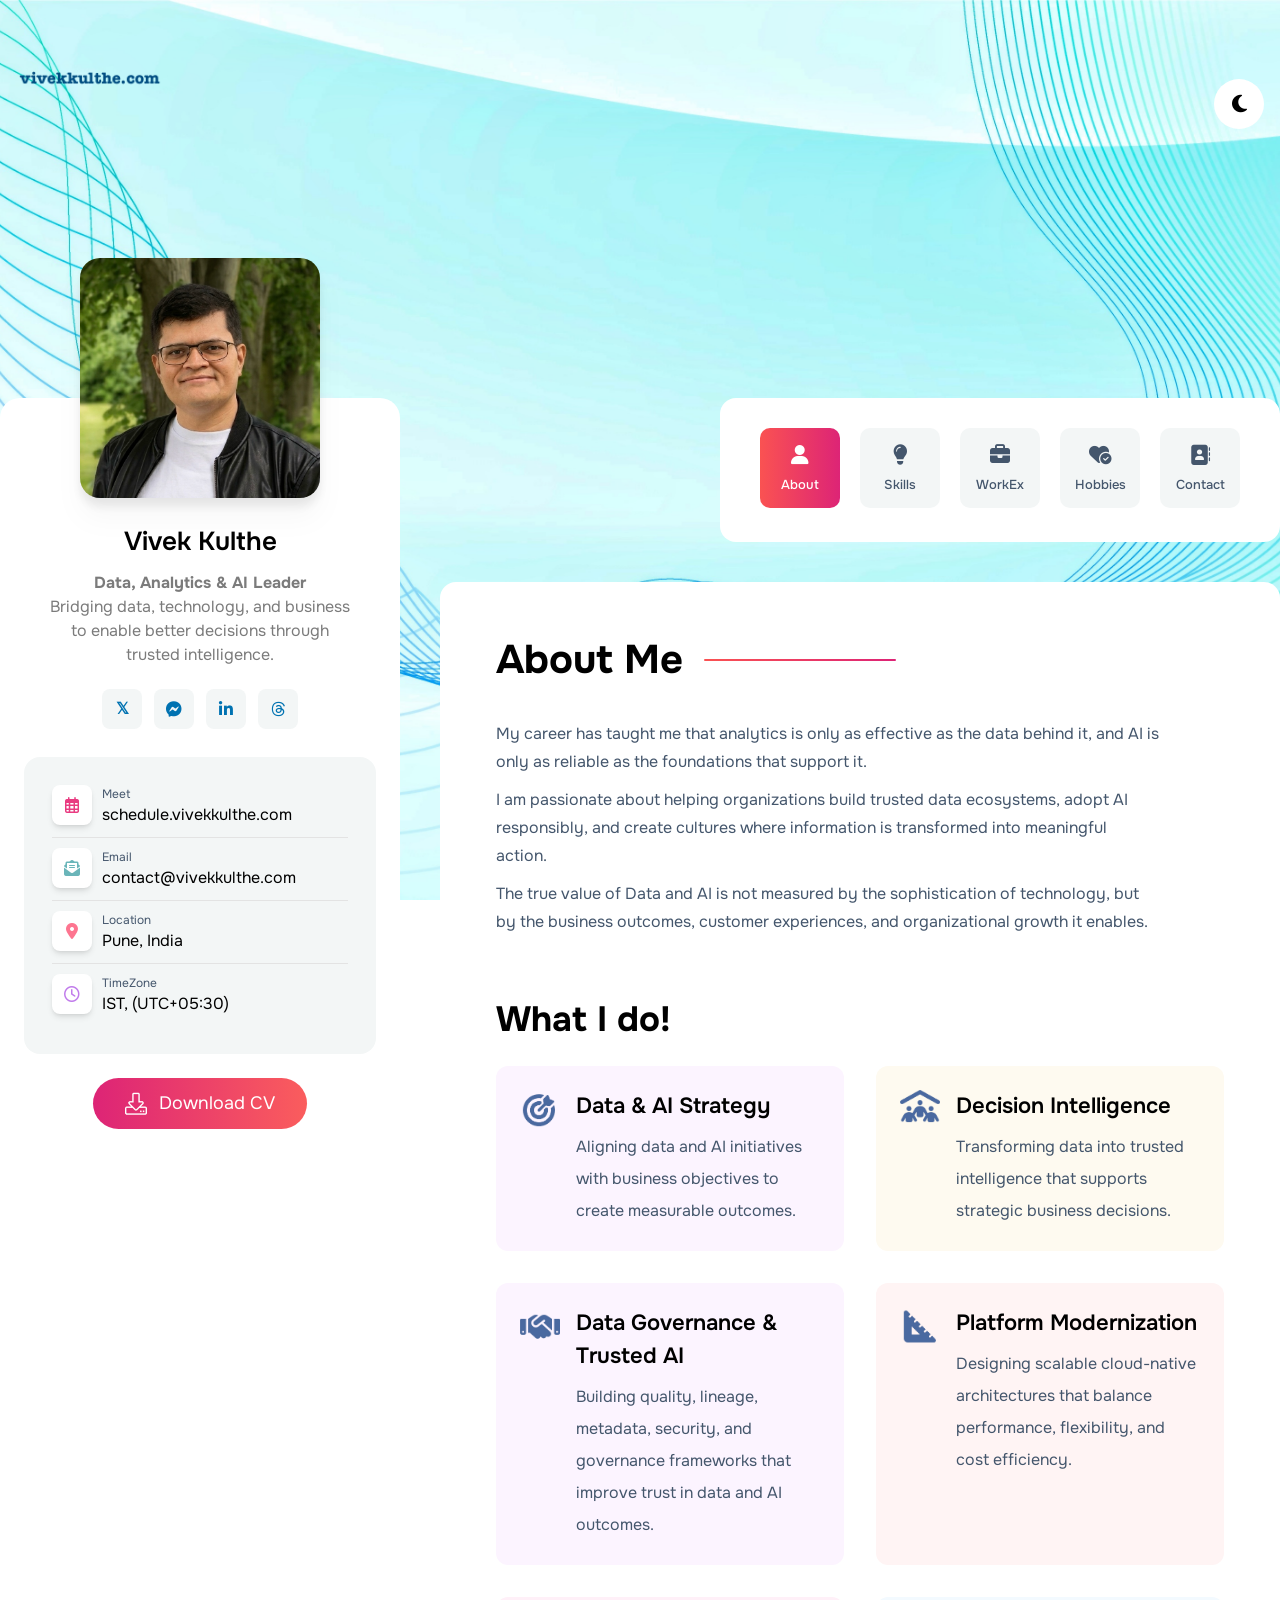
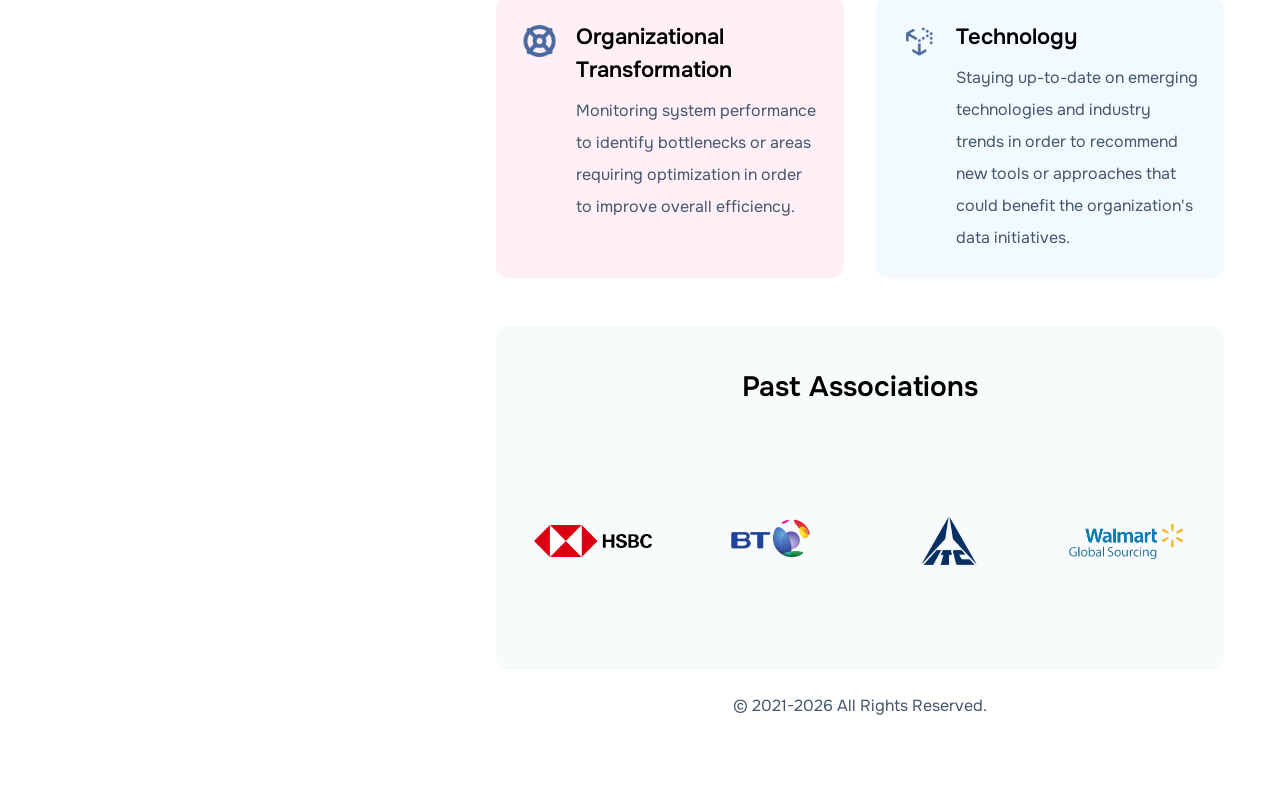
<file: aboutOne.html>
<!DOCTYPE html>
<html lang="en">

<head>
    <!-- Google tag (gtag.js) -->
    <script async src="https://www.googletagmanager.com/gtag/js?id=G-Y4G8QSVCS0"></script>
    <script>
      window.dataLayer = window.dataLayer || [];
      function gtag(){dataLayer.push(arguments);}
      gtag('js', new Date());

      gtag('config', 'G-Y4G8QSVCS0');
    </script>

<!-- commom meta tag -->
    <meta charset="UTF-8" />
    <meta http-equiv="X-UA-Compatible" content="IE=edge" />
    <meta name="viewport" content="width=device-width, initial-scale=1.0" />
    <link rel="shortcut icon" href="./images/logo/faveicon.svg" type="image/x-icon">
    <!--=== fontaswesome ===-->
    <link rel="stylesheet" href="./assets/fontaswesome/css/all.min.css" />
    <link rel="stylesheet" href="./assets/fontaswesome/css/fontawesome.min.css" />
    <link rel="preconnect" href="https://fonts.googleapis.com" />
    <link rel="preconnect" href="https://fonts.gstatic.com" crossorigin />
    <link
        href="https://fonts.googleapis.com/css2?family=Onest:ital,wght@0,200;0,300;0,400;0,500;0,600;0,700;1,400;1,500;1,600&family=Roboto+Slab:wght@300;400;500;600;700&display=swap"
        rel="stylesheet" />
    <!-- slick -->
    <link rel="stylesheet" type="text/css" href="./css/vendor/slick.css" />
    <!--=== main css ===-->
    <link rel="stylesheet" href="./css/tailwind.css" />
    <link rel="stylesheet" href="./css/custom.css" />
    <title>About - Vivek Kulthe</title>

    <script>
        // On page load or when changing themes, best to add inline in `head` to avoid FOUC
        if (localStorage.getItem("color-theme") === "dark" || (!("color-theme" in localStorage) && window.matchMedia("(prefers-color-scheme: dark)").matches)) {
            document.documentElement.classList.add("dark");
        } else {
            document.documentElement.classList.remove("dark");
        }
    </script>
</head>

<body>
    <!-- PRELOADER -->
    <div id="preloader">
        <div class="loader_line"></div>
    </div>
    <!-- /PRELOADER -->

    <div class="bg-homeBg dark:bg-homeBg-dark min-h-screen bg-no-repeat bg-center bg-cover bg-fixed md:pb-16 w-full">
        <div class="section-bg">
            <div class="w-full flex justify-between px-4">
                <!-- website Logo -->
                <a href="/">
                    <img width="148" height="105" src="./images/logo/logo.png" alt="logo" />
                </a>
                <div class="flex items-center">
                    <!-- dark and light mode toggle -->
                    <button id="theme-toggle" type="button" class="dark-light-btn">
                        <i id="theme-toggle-dark-icon" class="fa-solid text-xl fa-moon hidden"></i>
                        <i id="theme-toggle-light-icon" class="fa-solid fa-sun text-xl hidden"></i>
                    </button>
                    <!-- mobile toggle button -->
                    <button id="menu-toggle" type="button" class="menu-toggle-btn">
                        <i id="menu-toggle-open-icon" class="fa-solid fa-bars text-xl "></i>
                        <i id="menu-toggle-close-icon" class="fa-solid fa-xmark text-xl hidden  "></i>
                    </button>
                </div>
            </div>
        </div>

        <!-- mobile menu start -->
        <nav id="navbar" class="hidden lg:hidden">
            <ul
                class="block rounded-b-[20px] shadow-md absolute left-0 top-20 z-[22222222222222] w-full bg-white dark:bg-[#1d1d1d]">
                <li>
                    <a class="mobile-menu-items-active" href="./aboutOne.html">
                        <span class="mr-2 text-xl">
                            <i class="fa-solid fa-user"></i>
                        </span>About </a>
                </li>
                <li>
                    <a class="mobile-menu-items" href="./resumeOne.html">
                        <span class="mr-2 text-xl">
                            <i class="fa-solid fa-lightbulb"></i>
                        </span>Skills </a>
                </li>
                <li>
                    <a class="mobile-menu-items" href="./portfiloOne.html">
                        <span class="mr-2 text-xl">
                            <i class="fas fa-briefcase"></i>
                        </span>WorkEx </a>
                </li>
                <li>
                    <a class="mobile-menu-items" href="./blogOne.html">
                        <span class="mr-2 text-xl">
                            <i class="fa-solid fa-heart-circle-check"></i>
                        </span>Hobbies </a>
                </li>
                <li>
                    <a class="mobile-menu-items" href="./contactOne.html">
                        <span class="mr-2 text-xl">
                            <i class="fa-solid fa-address-book"></i>
                        </span> Contact </a>
                </li>
            </ul>
        </nav>
        <!-- mobile menu end -->

        <div class="container grid grid-cols-12 md:gap-10 justify-between lg:mt-[220px]">
            <!-- sidber personal info -->
            <div class="col-span-12 lg:col-span-4 hidden lg:block h-screen sticky top-44">
                <div
                    class="w-full mb-6 lg:mb-0 mx-auto relative bg-white text-center dark:bg-[#111111] px-6 rounded-[20px] mt-[180px] md:mt-[220px] lg:mt-0">
                    <!-- profile image -->
                    <img src="./images/about/avatar.png"
                        class="w-[240px] absolute left-[50%] transform -translate-x-[50%] h-[240px] drop-shadow-xl mx-auto rounded-[20px] -mt-[140px]"
                        alt="about" />
                        <div class="pt-[100px] pb-8">
                            <h1 class="mt-6 mb-1 text-[26px] font-semibold dark:text-white"> Vivek Kulthe </h1>
                            <h3
                                class="mb-4 text-[#7B7B7B] inline-block dark:bg-[#1D1D1D] px-5 py-1.5 rounded-lg dark:text-[#A6A6A6]">
                                <b>Data, Analytics & AI Leader</b><br> Bridging data, technology, and business to enable better decisions through trusted intelligence.</h3>
                            <div class="flex justify-center space-x-3">
                                
                                <!-- twitter icon and link -->
                                <a href="https://twitter.com/intent/tweet?screen_name=vivekkulthe" target="_blank" rel="noopener noreferrer">
                                    <span class="socialbtn text-[#0072b1]">
                                        <b>𝕏</b><!-- <i class="fa-brands fa-twitter"></i> -->
                                    </span>
                                </a>
                                <!-- dribbble icon and link -->
                                <a href="https://www.messenger.com/t/100075102113642" target="_blank" rel="noopener noreferrer">
                                    <span class="socialbtn text-[#0072b1]">
                                        <i class="fa-brands fa-facebook-messenger"></i>
                                    </span>
                                </a>
                                <!-- linkedin icon and link -->
                                <a href="https://www.linkedin.com/in/vivekkulthe/" target="_blank" rel="noopener noreferrer">
                                    <span class="socialbtn text-[#0072b1]">
                                        <i class="fa-brands fa-linkedin-in"></i>
                                    </span>
                                </a>
                                <!-- facebook icon and link -->
                                <a href="https://www.threads.net/@vivek.kulthe" target="_blank" rel="noopener noreferrer">
                                    <span class="socialbtn text-[#0072b1]">
                                        <i class="fa-brands fa-threads"></i>
                                    </span>
                                </a>
                            </div>
    
                            <div class="p-7 rounded-2xl mt-7 bg-[#F3F6F6] dark:bg-[#1D1D1D]">
                                <div class="flex border-b border-[#E3E3E3] dark:border-[#3D3A3A] pb-2.5">
                                    <span class="socialbtn bg-white dark:bg-black text-[#E93B81] shadow-md">
                                        <i class="fa-regular fa-calendar-days"></i>
                                    </span>
                                    <div class="text-left ml-2.5">
                                        <p class="text-xs text-[#44566C] dark:text-[#A6A6A6]"> Meet </p>
                                        <p class="dark:text-white">schedule.vivekkulthe.com</p>
                                    </div>
                                </div>
                                <div class="flex border-b border-[#E3E3E3] dark:border-[#3D3A3A] py-2.5">
                                    <span class="socialbtn bg-white dark:bg-black text-[#6AB5B9] shadow-md">
                                        <i class="fa-solid fa-envelope-open-text"></i>
                                    </span>
                                    <div class="text-left ml-2.5">
                                        <p class="text-xs text-[#44566C] dark:text-[#A6A6A6]"> Email </p>
                                        <p class="dark:text-white">contact@vivekkulthe.com</p>
                                    </div>
                                </div>
                                <div class="flex border-b border-[#E3E3E3] dark:border-[#3D3A3A] py-2.5">
                                    <span class="socialbtn bg-white dark:bg-black text-[#FD7590] shadow-md">
                                        <i class="fa-solid fa-location-dot"></i>
                                    </span>
                                    <div class="text-left ml-2.5">
                                        <p class="text-xs text-[#44566C] dark:text-[#A6A6A6]"> Location </p>
                                        <p class="dark:text-white">Pune, India</p>
                                    </div>
                                </div>
                                <div class="flex py-2.5">
                                    <span class="socialbtn bg-white dark:bg-black text-[#C17CEB] shadow-md">
                                        <i class="fa-regular fa-clock"></i>
                                    </span>
                                    <div class="text-left ml-2.5">
                                        <p class="text-xs text-[#44566C] dark:text-[#A6A6A6]"> TimeZone </p>
                                        <p class="dark:text-white">IST, (UTC+05:30)</p>
                                    </div>
                                </div>
                            </div>
        <!-- personal infomation end-->
                        <!-- dowanload button -->
                        <a href="https://cv.vivekkulthe.com">
                            <button class="dowanload-btn">
                            <img class="mr-3" src="./images/icons/dowanload.png" alt="icon" /> Download CV </button></a>
                    </div>
                </div>
            </div>
            <div class="col-span-12 lg:col-span-8">
                <!-- header for mobile devices start -->
                <header
                    class="lg:w-[560px] h-[144px] hidden lg:block p-[30px] ml-auto mb-10 rounded-[16px] bg-white dark:bg-[#111111]">
                    <nav class="hidden lg:block">
                        <ul class="flex">
                            <li> <a class="menu-active" href="./aboutOne.html">
                                    <span class="text-xl mb-1">
                                        <i class="fa-solid fa-user"></i>
                                    </span> About </a></li>
                            <li> <a class="menu-item" href="./resumeOne.html">
                                    <span class="text-xl mb-1">
                                        <i class="fa-solid fa-lightbulb"></i>
                                    </span> Skills </a></li>
                            <li> <a class="menu-item" href="./portfiloOne.html">
                                    <span class="text-xl mb-1">
                                        <i class="fas fa-briefcase"></i>
                                    </span> WorkEx </a></li>
                            <li><a class="menu-item" href="./blogOne.html">
                                    <span class="text-xl mb-1">
                                        <i class="fa-solid fa-heart-circle-check"></i>
                                    </span> Hobbies </a></li>
                            <li> <a class="menu-item" href="./contactOne.html">
                                    <span class="text-xl mb-1">
                                        <i class="fa-solid fa-address-book"></i>
                                    </span> Contact </a></li>
                        </ul>
                    </nav>
                </header>
                <!-- header for mobile devices end -->

                <!-- about me section start -->
                <div>
                    <div class="lg:rounded-2xl bg-white dark:bg-[#111111]">
                        <div class="pt-12 md:py-12 px-2 sm:px-5 md:px-10 lg:px-14">
                            <!-- about page title -->
                            <h2 class="after-effect after:left-52">About Me</h2>
                            <!-- personal info for mobile devices start -->
                            <div class="lg:hidden">
                                <div
                                    class="w-full mb-6 lg:mb-0 mx-auto relative bg-white text-center dark:bg-[#111111] px-6 rounded-[20px] mt-[180px] md:mt-[220px] lg:mt-0">
                                    <!-- profile image  -->
                                    <img src="./images/about/avatar.png"
                                        class="w-[240px] absolute left-[50%] transform -translate-x-[50%] h-[240px] drop-shadow-xl mx-auto rounded-[20px] -mt-[140px]"
                                        alt="about" />
                                    <div class="pt-[100px] pb-8">
                                        <h2 class="mt-6 mb-1 text-[26px] font-semibold dark:text-white"> Vivek Kulthe
                                        </h2>
                                        <h3
                                            class="mb-4 text-[#7B7B7B] inline-block dark:bg-[#1D1D1D] px-5 py-1.5 rounded-lg dark:text-[#A6A6A6]">
                                            <b>Data, Analytics & AI Leader</b><br> Bridging data, technology, and business to enable better decisions through trusted intelligence.</h3>

                                        <div class="flex justify-center space-x-3">
                                            
                                            <!-- twitter icon and link -->
                                            <a href="https://twitter.com/intent/tweet?screen_name=vivekkulthe" target="_blank" rel="noopener noreferrer">
                                                <span class="socialbtn text-[#0072b1]">
                                                    <b>𝕏</b><!-- <i class="fa-brands fa-twitter"></i> -->
                                                </span>
                                            </a>
                                            <!-- dribbble icon and link -->
                                            <a href="https://www.messenger.com/t/100075102113642" target="_blank" rel="noopener noreferrer">
                                                <span class="socialbtn text-[#0072b1]">
                                                    <i class="fa-brands fa-facebook-messenger"></i>
                                                </span>
                                            </a>
                                            <!-- linkedin icon and link -->
                                            <a href="https://www.linkedin.com/in/vivekkulthe/" target="_blank"
                                                rel="noopener noreferrer">
                                                <span class="socialbtn text-[#0072b1]">
                                                    <i class="fa-brands fa-linkedin-in"></i>
                                                </span>
                                            </a>
                                            <!-- facebook icon and link -->
                                            <a href="https://www.threads.net/@vivek.kulthe" target="_blank"
                                                rel="noopener noreferrer">
                                                <span class="socialbtn text-[#0072b1]">
                                                    <i class="fa-brands fa-threads"></i>
                                                </span>
                                            </a>
                                        </div>

                                        <!-- personal info start -->
                                        <div class="p-7 rounded-2xl mt-7 bg-[#F3F6F6] dark:bg-[#1D1D1D]">
                                            <div class="flex border-b border-[#E3E3E3] dark:border-[#3D3A3A] pb-2.5">
                                                <span class="socialbtn bg-white dark:bg-black text-[#E93B81] shadow-md">
                                                    <i class="fa-regular fa-calendar-days"></i>
                                                </span>
                                                <div class="text-left ml-2.5">
                                                    <p class="text-xs text-[#44566C] dark:text-[#A6A6A6]"> Meet </p>
                                                    <p class="dark:text-white">schedule.vivekkulthe.com</p>
                                                </div>
                                            </div>

                                            <div class="flex border-b border-[#E3E3E3] dark:border-[#3D3A3A] py-2.5">
                                                <span class="socialbtn bg-white dark:bg-black text-[#6AB5B9] shadow-md">
                                                    <i class="fa-solid fa-envelope-open-text"></i>
                                                </span>
                                                <div class="text-left ml-2.5">
                                                    <p class="text-xs text-[#44566C] dark:text-[#A6A6A6]"> Email </p>
                                                    <p class="dark:text-white">contact@vivekkulthe.com</p>
                                                </div>
                                            </div>

                                            <div class="flex border-b border-[#E3E3E3] dark:border-[#3D3A3A] py-2.5">
                                                <span class="socialbtn bg-white dark:bg-black text-[#FD7590] shadow-md">
                                                    <i class="fa-solid fa-location-dot"></i>
                                                </span>
                                                <div class="text-left ml-2.5">
                                                    <p class="text-xs text-[#44566C] dark:text-[#A6A6A6]"> Location </p>
                                                    <p class="dark:text-white">Pune, India</p>
                                                </div>
                                            </div>

                                            <div class="flex py-2.5">
                                                <span class="socialbtn bg-white dark:bg-black text-[#C17CEB] shadow-md">
                                                    <i class="fa-regular fa-clock"></i>
                                                </span>
                                                <div class="text-left ml-2.5">
                                                    <p class="text-xs text-[#44566C] dark:text-[#A6A6A6]"> TimeZone </p>
                                                    <p class="dark:text-white">IST, (UTC+05:30)</p>
                                                </div>
                                            </div>
                                        </div>
                                        <!-- personal info end -->

                                        <!-- dowanload button -->
                                        <a href="./images/Resume_Vivek_Kulthe.pdf">
                                            <button class="dowanload-btn">
                                            <img class="mr-3" src="./images/icons/dowanload.png" alt="icon" /> Download
                                            CV
                                        </button></a>
                                    </div>
                                </div>
                            </div>
                            <!-- personal info for mobile devices end -->

                            <div class="lg:grid grid-cols-12 md:gap-10 pt-4 md:pt-[30px] items-center hidden">
                                <div class="col-span-12 space-y-2.5">
                                    <div class="lg:mr-16">
                                        <p class="text-[#44566c] dark:text-color-910 leading-7">My career has taught me that analytics is only as effective as the data behind it, and AI is only as reliable as the foundations that support it.</p>
                                        <p class="text-[#44566c] leading-7 mt-2.5 dark:text-color-910">I am passionate about helping organizations build trusted data ecosystems, adopt AI responsibly, and create cultures where information is transformed into meaningful action.</p>
                                        <p class="text-[#44566c] leading-7 mt-2.5 dark:text-color-910">The true value of Data and AI is not measured by the sophistication of technology, but by the business outcomes, customer experiences, and organizational growth it enables.</p>
                                    </div>
                                    <div></div>
                                </div>
                            </div>

                        </div>

                        <!-- what i do section start -->
                        <div class="pb-12 px-2 sm:px-5 md:px-10 lg:px-14">
                            <h3 class="text-[35px] dark:text-white font-bold font-robotoSlab pb-5"> What I do! </h3>
                            <div class="grid gap-8 grid-cols-1 md:grid-cols-2 xl:grid-cols-2">
                                <div class="about-box bg-[#fcf4ff] dark:bg-transparent">
                                    <img class="w-10 h-10 object-contain block" src="./images/icons/icon.svg"
                                        alt="icon" />
                                    <div class="space-y-2">
                                        <h3 class="dark:text-white text-[22px] font-semibold">Data & AI Strategy</h3>
                                        <p class="leading-8 text-gray-lite dark:text-[#A6A6A6]">Aligning data and AI initiatives with business objectives to create measurable outcomes.</p>
                                    </div>
                                </div>

                                <div class="about-box bg-[#fefaf0] dark:bg-transparent">
                                    <img class="w-10 h-10 object-contain block" src="./images/icons/icon1.svg"
                                        alt="icon" />
                                    <div class="space-y-2">
                                        <h3 class="dark:text-white text-[22px] font-semibold">Decision Intelligence</h3>
                                        <p class="leading-8 text-gray-lite dark:text-[#A6A6A6]">Transforming data into trusted intelligence that supports strategic business decisions.</p>
                                    </div>
                                </div>

                                <div class="about-box bg-[#fcf4ff] dark:bg-transparent">
                                    <img class="w-10 h-10 object-contain block" src="./images/icons/icon2.svg"
                                        alt="icon" />
                                    <div class="space-y-2">
                                        <h3 class="dark:text-white text-[22px] font-semibold">Data Governance & Trusted AI</h3>
                                        <p class="leading-8 text-gray-lite dark:text-[#A6A6A6]">Building quality, lineage, metadata, security, and governance frameworks that improve trust in data and AI outcomes.</p>
                                    </div>
                                </div>

                                <div class="about-box bg-[#fff4f4] dark:bg-transparent">
                                    <img class="w-10 h-10 object-contain block" src="./images/icons/icon3.svg"
                                        alt="icon" />
                                    <div class="space-y-2">
                                        <h3 class="dark:text-white text-[22px] font-semibold">Platform Modernization</h3>
                                        <p class="leading-8 text-gray-lite dark:text-[#A6A6A6]">Designing scalable cloud-native architectures that balance performance, flexibility, and cost efficiency.</p>
                                    </div>
                                </div>

                                <div class="about-box bg-[#fff0f8] dark:bg-transparent">
                                    <img class="w-10 h-10 object-contain block" src="./images/icons/icon4.svg"
                                        alt="icon" />
                                    <div class="space-y-2">
                                        <h3 class="dark:text-white text-[22px] font-semibold">Organizational Transformation</h3>
                                        <p class="leading-8 text-gray-lite dark:text-[#A6A6A6]">Monitoring system performance to identify bottlenecks or areas requiring optimization in order to improve overall efficiency.</p>
                                    </div>
                                </div>

                                <div class="about-box bg-[#f3faff] dark:bg-transparent">
                                    <img class="w-10 h-10 object-contain block" src="./images/icons/icon5.svg"
                                        alt="icon" />
                                    <div class="space-y-2">
                                        <h3 class="dark:text-white text-[22px] font-semibold">Technology</h3>
                                        <p class="leading-8 text-gray-lite dark:text-[#A6A6A6]">Staying up-to-date on emerging technologies and industry trends in order to recommend new tools or approaches that could benefit the organization's data initiatives.</p>
                                    </div>
                                </div>
                            </div>
                        </div>

                        <!-- what i do section start -->
                        <div class="px-2 sm:px-5 md:px-10 lg:px-14">
                            <div class="bg-[#F8FBFB] dark:bg-[#0D0D0D] max-w-full h-auto py-10 rounded-xl">
                                <h3 class="text-center dark:text-white text-6xl mb-3 font-semibold">Past Associations </h3>
                                <!-- slider and slider items -->
                                <div class="slickOne text-center px-2 pt-8">
                                    <div>
                                        <img class="overflow-hidden brand-img" src="./images/slider/brand.png"
                                            alt="brand icon" />
                                    </div>
                                    <div>
                                        <img class="overflow-hidden brand-img" src="./images/slider/brand1.png"
                                            alt="brand icon" />
                                    </div>
                                    <div>
                                        <img class="overflow-hidden brand-img" src="./images/slider/brand2.png"
                                            alt="brand icon" />
                                    </div>
                                    <div>
                                        <img class="overflow-hidden brand-img" src="./images/slider/brand3.png"
                                            alt="brand icon" />
                                    </div>
                                    <div>
                                        <img class="overflow-hidden brand-img" src="./images/slider/brand4.png"
                                            alt="brand icon" />
                                    </div>
                                    <div>
                                        <img class="overflow-hidden brand-img" src="./images/slider/brand5.png"
                                            alt="brand icon" />
                                    </div>
                                </div>
                                <!-- slider and slider items end -->
                            </div>
                        </div>

                        <!-- footer start -->
                        <footer class="overflow-hidden rounded-b-2xl" style="background: transparent">
                            <p class="text-center py-6 text-gray-lite dark:text-color-910"> © 2021-<script>document.write(/\d{4}/.exec(Date())[0])</script> All Rights Reserved. </p>
                        </footer>
                        <!-- footer section end -->
                    </div>
                </div>
                <!-- about me section start -->
            </div>
        </div>
    </div>
    <!-- End bgHomeBg -->


    <!--==== js =====-->
    <script src="./js/vendor/jquary.min.js"></script>
    <script src="./js/vendor/slick.js"></script>
    <!-- main js -->
    <script src="./js/main.js"></script>
</body>

</html>
</file>
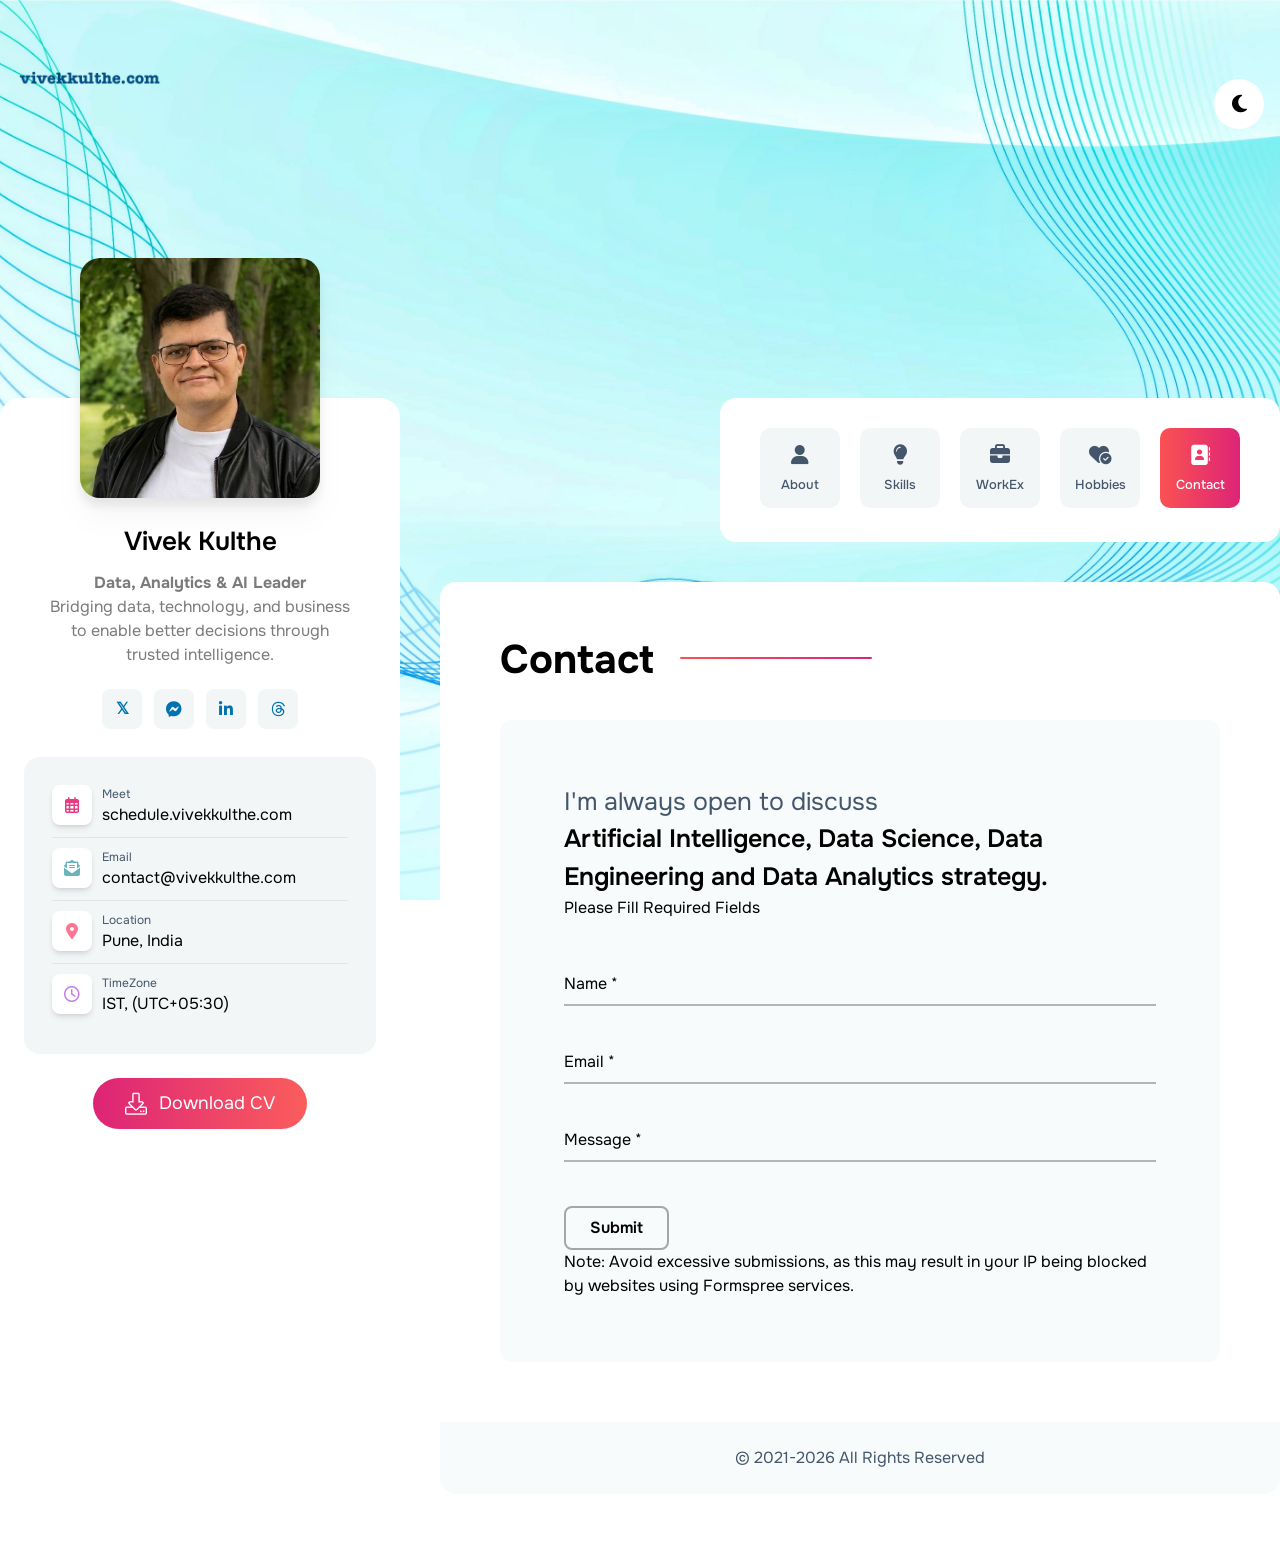
<file: contactOne.html>
<!DOCTYPE html>
<html lang="en">

<head>
        <!-- Google tag (gtag.js) -->
        <script async src="https://www.googletagmanager.com/gtag/js?id=G-Y4G8QSVCS0"></script>
        <script>
          window.dataLayer = window.dataLayer || [];
          function gtag(){dataLayer.push(arguments);}
          gtag('js', new Date());
    
          gtag('config', 'G-Y4G8QSVCS0');
        </script>
    
    
    <!-- commom meta tag -->
    <meta charset="UTF-8" />
    <meta http-equiv="X-UA-Compatible" content="IE=edge" />
    <meta name="viewport" content="width=device-width, initial-scale=1.0" />
    <link rel="shortcut icon" href="./images/logo/faveicon.svg" type="image/x-icon">
    <title>Contact - Vivek Kulthe </title>
    <!--=== font awesome ===-->
    <link rel="stylesheet" href="./assets/fontaswesome/css/all.min.css" />
    <link rel="stylesheet" href="./assets/fontaswesome/css/fontawesome.min.css" />
    <!-- google fonts -->
    <link rel="preconnect" href="https://fonts.googleapis.com" />
    <link rel="preconnect" href="https://fonts.gstatic.com" crossorigin />
    <link
        href="https://fonts.googleapis.com/css2?family=Onest:ital,wght@0,200;0,300;0,400;0,500;0,600;0,700;1,400;1,500;1,600&family=Roboto+Slab:wght@300;400;500;600;700&display=swap"
        rel="stylesheet" />
    <!-- main css -->
    <link rel="stylesheet" href="./css/tailwind.css" />
    <!-- custom css -->
    <link rel="stylesheet" href="./css/custom.css" />
    <script>
        // On page load or when changing themes, best to add inline in `head` to avoid FOUC
        if (localStorage.getItem("color-theme") === "dark" || (!("color-theme" in localStorage) && window.matchMedia("(prefers-color-scheme: dark)").matches)) {
            document.documentElement.classList.add("dark");
        } else {
            document.documentElement.classList.remove("dark");
        }
    </script>
</head>

<body>
    <!-- PRELOADER -->
    <div id="preloader">
        <div class="loader_line"></div>
    </div>
    <!-- /PRELOADER -->


    <div class="bg-homeBg dark:bg-homeTwoBg-dark min-h-screen bg-no-repeat bg-center bg-cover bg-fixed md:pb-16 w-full">
        <div class="section-bg">
            <div class="w-full flex justify-between px-4">
                <!-- website Logo -->
                <a href="/">
                    <img width="148" height="105" src="./images/logo/logo.png" alt="logo" />
                </a>
                <div class="flex items-center">
                    <!-- dark and light mode toggle -->
                    <button id="theme-toggle" type="button" class="dark-light-btn">
                        <i id="theme-toggle-dark-icon" class="fa-solid text-xl fa-moon hidden"></i>
                        <i id="theme-toggle-light-icon" class="fa-solid fa-sun text-xl hidden"></i>
                    </button>
                    <!-- mobile toggle button -->
                    <button id="menu-toggle" type="button" class="menu-toggle-btn">
                        <i id="menu-toggle-open-icon" class="fa-solid fa-bars text-xl "></i>
                        <i id="menu-toggle-close-icon" class="fa-solid fa-xmark text-xl hidden  "></i>
                    </button>
                </div>
            </div>
        </div>

        <!-- mobile menu start -->
        <nav id="navbar" class="hidden lg:hidden">
            <ul
                class="block rounded-b-[20px] shadow-md absolute left-0 top-20 z-[22222222222222] w-full bg-white dark:bg-[#1d1d1d]">
                <li>
                    <a class="mobile-menu-items" href="./aboutOne.html">
                        <span class="mr-2 text-xl">
                            <i class="fa-solid fa-user"></i>
                        </span> About </a>
                </li>
                <li>
                    <a class="mobile-menu-items" href="./resumeOne.html">
                        <span class="mr-2 text-xl">
                            <i class="fa-solid fa-lightbulb"></i>
                        </span> Skills </a>
                </li>
                <li>
                    <a class="mobile-menu-items" href="./portfiloOne.html">
                        <span class="mr-2 text-xl">
                            <i class="fas fa-briefcase"></i>
                        </span> WorkEx </a>
                </li>
                <li>
                    <a class="mobile-menu-items" href="./blogOne.html">
                        <span class="mr-2 text-xl">
                            <i class="fa-solid fa-heart-circle-check"></i>
                        </span> Hobbies </a>
                </li>
                <li>
                    <a class="mobile-menu-items-active" href="./contactOne.html">
                        <span class="mr-2 text-xl">
                            <i class="fa-solid fa-address-book"></i>
                        </span> Contact </a>
                </li>
            </ul>
        </nav>
        <!-- mobile menu end -->

        <div class="container grid grid-cols-12 md:gap-10 justify-between lg:mt-[220px]">
            <!-- sidber personal info -->
            <div class="col-span-12 lg:col-span-4 hidden lg:block h-screen sticky top-44">
                <div
                    class="w-full mb-6 lg:mb-0 mx-auto relative bg-white text-center dark:bg-[#111111] px-6 rounded-[20px] mt-[180px] md:mt-[220px] lg:mt-0">
                    <!-- profile image -->
                    <img src="./images/about/avatar.png"
                        class="w-[240px] absolute left-[50%] transform -translate-x-[50%] h-[240px] drop-shadow-xl mx-auto rounded-[20px] -mt-[140px]"
                        alt="about avatar" />
                    <div class="pt-[100px] pb-8">
                        <h1 class="mt-6 mb-1 text-[26px] font-semibold dark:text-white"> Vivek Kulthe </h1>
                        <h3
                            class="mb-4 text-[#7B7B7B] inline-block dark:bg-[#1D1D1D] px-5 py-1.5 rounded-lg dark:text-[#A6A6A6]">
                            <b>Data, Analytics & AI Leader</b><br> Bridging data, technology, and business to enable better decisions through trusted intelligence.</h3>
                        <div class="flex justify-center space-x-3">
                            
                            <!-- twitter icon and link -->
                            <a href="https://twitter.com/intent/tweet?screen_name=vivekkulthe" target="_blank" rel="noopener noreferrer">
                                <span class="socialbtn text-[#0072b1]">
                                    <b>𝕏</b><!-- <i class="fa-brands fa-twitter"></i> -->
                                </span>
                            </a>
                            <!-- dribbble icon and link -->
                            <a href="https://www.messenger.com/t/100075102113642" target="_blank" rel="noopener noreferrer">
                                <span class="socialbtn text-[#0072b1]">
                                    <i class="fa-brands fa-facebook-messenger"></i>
                                </span>
                            </a>
                            <!-- linkedin icon and link -->
                            <a href="https://www.linkedin.com/in/vivekkulthe/" target="_blank" rel="noopener noreferrer">
                                <span class="socialbtn text-[#0072b1]">
                                    <i class="fa-brands fa-linkedin-in"></i>
                                </span>
                            </a>
                            <!-- facebook icon and link -->
                            <a href="https://www.threads.net/@vivek.kulthe" target="_blank" rel="noopener noreferrer">
                                <span class="socialbtn text-[#0072b1]">
                                    <i class="fa-brands fa-threads"></i>
                                </span>
                            </a>
                        </div>

                        <div class="p-7 rounded-2xl mt-7 bg-[#F3F6F6] dark:bg-[#1D1D1D]">
                            <div class="flex border-b border-[#E3E3E3] dark:border-[#3D3A3A] pb-2.5">
                                <span class="socialbtn bg-white dark:bg-black text-[#E93B81] shadow-md">
                                    <i class="fa-regular fa-calendar-days"></i>
                                </span>
                                <div class="text-left ml-2.5">
                                    <p class="text-xs text-[#44566C] dark:text-[#A6A6A6]"> Meet </p>
                                    <p class="dark:text-white">schedule.vivekkulthe.com</p>
                                </div>
                            </div>
                            <div class="flex border-b border-[#E3E3E3] dark:border-[#3D3A3A] py-2.5">
                                <span class="socialbtn bg-white dark:bg-black text-[#6AB5B9] shadow-md">
                                    <i class="fa-solid fa-envelope-open-text"></i>
                                </span>
                                <div class="text-left ml-2.5">
                                    <p class="text-xs text-[#44566C] dark:text-[#A6A6A6]"> Email </p>
                                    <p class="dark:text-white">contact@vivekkulthe.com</p>
                                </div>
                            </div>
                            <div class="flex border-b border-[#E3E3E3] dark:border-[#3D3A3A] py-2.5">
                                <span class="socialbtn bg-white dark:bg-black text-[#FD7590] shadow-md">
                                    <i class="fa-solid fa-location-dot"></i>
                                </span>
                                <div class="text-left ml-2.5">
                                    <p class="text-xs text-[#44566C] dark:text-[#A6A6A6]"> Location </p>
                                    <p class="dark:text-white">Pune, India</p>
                                </div>
                            </div>
                            <div class="flex py-2.5">
                                <span class="socialbtn bg-white dark:bg-black text-[#C17CEB] shadow-md">
                                    <i class="fa-regular fa-clock"></i>
                                </span>
                                <div class="text-left ml-2.5">
                                    <p class="text-xs text-[#44566C] dark:text-[#A6A6A6]"> TimeZone </p>
                                    <p class="dark:text-white">IST, (UTC+05:30)</p>
                                </div>
                            </div>
                        </div>

                        <!-- dowanload button -->
                        <a href="https://cv.vivekkulthe.com">
                            <button class="dowanload-btn">
                            <img class="mr-3" src="./images/icons/dowanload.png" alt="icon" /> Download CV </button></a>
                    </div>
                </div>
            </div>

            <div class="col-span-12 lg:col-span-8">
                <!-- header for mobile devices start -->
                <header
                    class="lg:w-[560px] h-[144px] hidden lg:block p-[30px] ml-auto mb-10 rounded-[16px] bg-white dark:bg-[#111111]">
                    <nav class="hidden lg:block">
                        <ul class="flex">
                            <li> <a class="menu-item" href="./aboutOne.html">
                                <span class="text-xl mb-1">
                                    <i class="fa-solid fa-user"></i>
                                </span> About </a></li>
                        <li> <a class="menu-item" href="./resumeOne.html">
                                <span class="text-xl mb-1">
                                    <i class="fa-solid fa-lightbulb"></i>
                                </span> Skills </a></li>
                        <li> <a class="menu-item" href="./portfiloOne.html">
                                <span class="text-xl mb-1">
                                    <i class="fas fa-briefcase"></i>
                                </span> WorkEx </a></li>
                        <li><a class="menu-item" href="./blogOne.html">
                                <span class="text-xl mb-1">
                                    <i class="fa-solid fa-heart-circle-check"></i>
                                </span> Hobbies </a></li>
                        <li> <a class="menu-active" href="./contactOne.html">
                                <span class="text-xl mb-1">
                                    <i class="fa-solid fa-address-book"></i>
                                </span> Contact </a></li>
                        </ul>
                    </nav>
                </header>
                <!-- header for mobile devices start -->

                <!-- contact section start -->
                <div class="bg-white lg:rounded-2xl dark:bg-[#111111]">
                    <h2 class="after-effect after:left-60 after:top-[76px] mb-12 md:mb-[30px] pl-4 md:pl-[60px] pt-12">
                        Contact </h2>
                    <div
                        class="mx-4 md:mx-[60px] p-4 md:p-16 dark:border-[#212425] dark:border-2 bg-color-810 rounded-xl dark:bg-[#111111] mb-[30px] md:mb-[60px]">
                        <h3 class="text-4xl">
                            <span class="text-gray-lite dark:text-[#A6A6A6]">I'm always open to discuss
                                </span>
                            <br />
                            <span class="font-semibold dark:text-white">Artificial Intelligence, Data Science, Data Engineering and Data Analytics strategy.</span>
                        </h3>

                        <form action="https://formspree.io/f/mpzeynjd" method="POST">
                            <div class="returnmessage"
                                data-success="Your message has been received, We will contact you soon."></div>
                            <div class="empty_notice">
                                <span>Please Fill Required Fields</span>
                            </div>

                            <!-- name input  -->
                            <div class="relative z-0 w-full mt-[40px] mb-8 group">
                                <input type="text" id="name" name="name"
                                    class="block autofill:bg-transparent py-2.5 px-0 w-full text-sm text-gray-lite bg-transparent border-0 border-b-[2px] border-[#B5B5B5] appearance-none dark:text-white dark:border-[#333333] dark:focus:border-[#FF6464] focus:outline-none focus:ring-0 focus:border-[#FF6464] peer"
                                    placeholder=" " required="" />
                                <label for="name"
                                    class="peer-focus:font-medium absolute text-sm text-gray-500 dark:text-color-910 duration-300 transform -translate-y-6 scale-75 top-3 -z-10 origin-[0] peer-focus:left-0 peer-focus:text-[#FF6464] peer-focus:dark:text-[#FF6464] peer-placeholder-shown:scale-100 peer-placeholder-shown:translate-y-0 peer-focus:scale-75 peer-focus:-translate-y-8">
                                    Name * </label>
                            </div>

                            <!-- email input  -->
                            <div class="relative z-0 w-full mb-8 group">
                                <input type="email" name="email"
                                    class="block autofill:text-red-900 needed py-2.5 px-0 w-full text-sm text-gray-lite bg-transparent border-0 border-b-[2px] border-[#B5B5B5] appearance-none dark:text-white dark:border-[#333333] dark:focus:border-[#FF6464] focus:outline-none focus:ring-0 focus:border-[#5185D4] peer"
                                    placeholder=" " id="email" required="" />
                                <label for="email"
                                    class="peer-focus:font-medium absolute text-sm text-gray-500 dark:text-color-910 duration-300 transform -translate-y-6 scale-75 top-3 -z-10 origin-[0] peer-focus:left-0 peer-focus:text-[#5185D4] peer-focus:dark:text-[#FF6464] peer-placeholder-shown:scale-100 peer-placeholder-shown:translate-y-0 peer-focus:scale-75 peer-focus:-translate-y-8">
                                    Email * </label>
                            </div>

                            <!-- message input  -->
                            <div class="relative z-0 w-full mb-8 group">
                                <input type="text" name="message"
                                    class="block py-2.5 px-0 w-full text-sm text-gray-lite bg-transparent border-0 border-b-[2px] border-[#B5B5B5] appearance-none dark:text-white dark:border-[#333333] dark:focus:border-[#FF6464] focus:outline-none focus:ring-0 focus:border-[#CA56F2] peer"
                                    placeholder=" " id="message" required="" />
                                <label for="message"
                                    class="peer-focus:font-medium absolute text-sm text-gray-500 dark:text-color-910 duration-300 transform -translate-y-6 scale-75 top-3 -z-10 origin-[0] peer-focus:left-0 peer-focus:text-[#CA56F2] peer-focus:dark:text-[#FF6464] peer-placeholder-shown:scale-100 peer-placeholder-shown:translate-y-0 peer-focus:scale-75 peer-focus:-translate-y-8">
                                    Message * </label>
                            </div>

                            <!-- submit buttons -->
                            <input type="submit"
                                class="px-6 py-2 rounded-lg border-[2px] mt-3 border-color-910 font-semibold cursor-pointer hover:bg-gradient-to-r from-[#FA5252] to-[#DD2476] hover:text-white transition-colors duration-300 ease-in-out hover:border-transparent dark:text-white"
                                value="Submit" />
                        </form>
                         <div class="empty_notice">
                                <span>Note: Avoid excessive submissions, as this may result in your IP being blocked by websites using Formspree services.</span>
                            </div>
                    </div>

                    <!-- footer start -->
                    <footer class="overflow-hidden bg-[#f8fbfb] dark:bg-[#212425] rounded-b-2xl">
                        <p class="text-center py-6 text-gray-lite dark:text-color-910"> © 2021-<script>document.write(/\d{4}/.exec(Date())[0])</script> All Rights Reserved</p>
                    </footer>
                    <!-- footer end -->
                </div>
                <!-- contact section start -->
            </div>
        </div>
    </div>
    <!-- js -->


    <script src="./js/vendor/jquary.min.js"></script>
    <!--=== main js ===-->
    <script src="./js/main.js"></script>
</body>

</html>
</file>
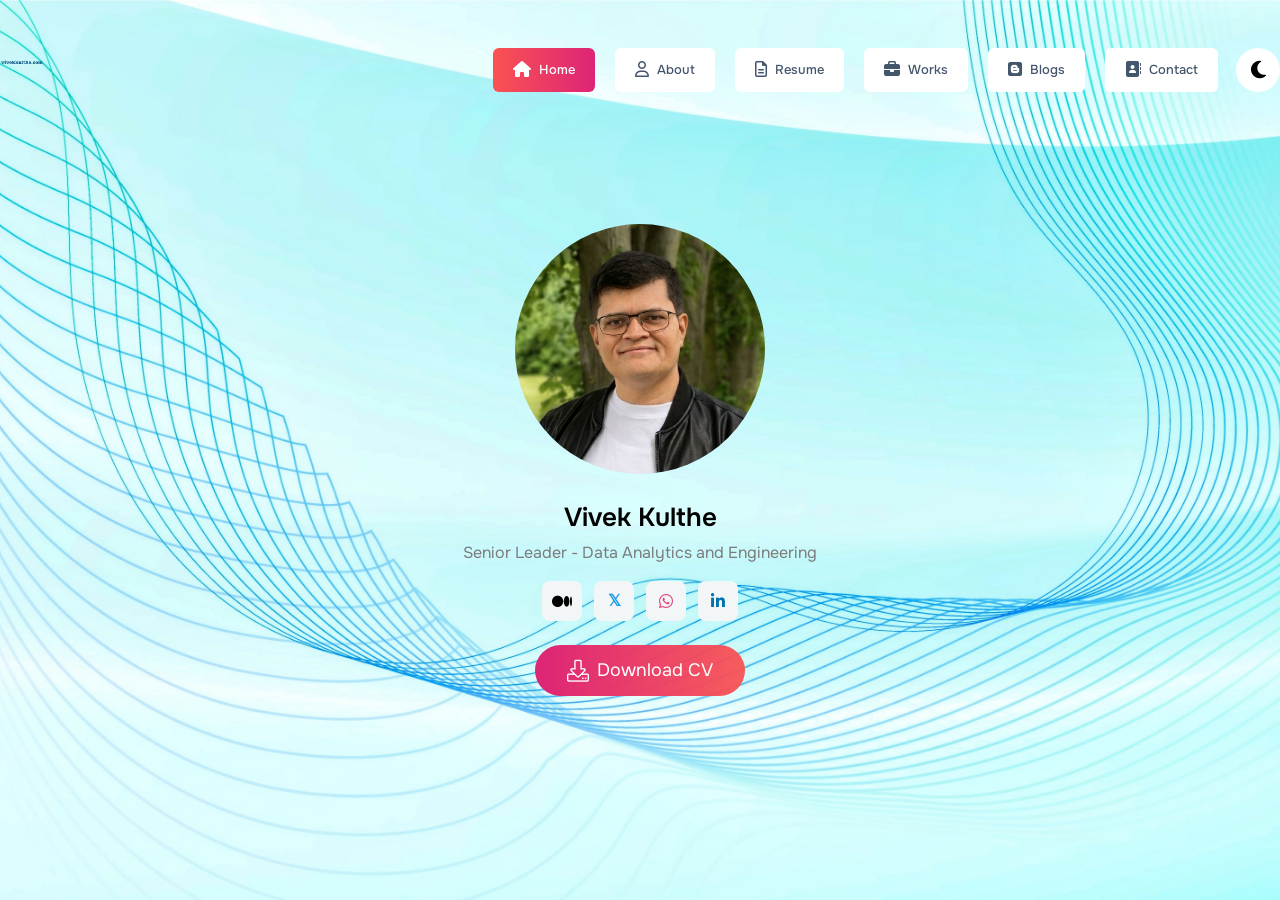
<file: homePage.html>
<!DOCTYPE html>
<html lang="en">

<head>
    <!-- common meta tags -->
    <meta charset="UTF-8" />
    <meta http-equiv="X-UA-Compatible" content="IE=edge" />
    <meta name="viewport" content="width=device-width, initial-scale=1.0" />
    <link rel="shortcut icon" href="./images/logo/faveicon.jpg" type="image/x-icon">
    <!--=== fontaswesome ===-->
    <link rel="stylesheet" href="./assets/fontaswesome/css/all.min.css" />
    <link rel="stylesheet" href="./assets/fontaswesome/css/fontawesome.min.css" />
    <link rel="preconnect" href="https://fonts.googleapis.com" />
    <link rel="preconnect" href="https://fonts.gstatic.com" crossorigin />
    <link
        href="https://fonts.googleapis.com/css2?family=Onest:ital,wght@0,200;0,300;0,400;0,500;0,600;0,700;1,400;1,500;1,600&family=Roboto+Slab:wght@300;400;500;600;700&display=swap"
        rel="stylesheet" />
    <!--=== main css ===-->
    <link rel="stylesheet" href="./css/tailwind.css" />
    <link rel="stylesheet" href="./css/custom.css" />
    <title>Home - Vivek Kulthe </title>
    <script>
        // On page load or when changing themes, best to add inline in `head` to avoid FOUC
        if (localStorage.getItem("color-theme") === "dark" || (!("color-theme" in localStorage) && window.matchMedia("(prefers-color-scheme: dark)").matches)) {
            document.documentElement.classList.add("dark");
        } else {
            document.documentElement.classList.remove("dark");
        }
    </script>
</head>

<body>
    <!-- PRELOADER -->
    <div id="preloader">
        <div class="loader_line"></div>
    </div>
    <!-- /PRELOADER -->


    <div class="bg-homeBg min-h-screen dark:bg-homeBg-dark bg-no-repeat bg-center bg-cover bg-fixed md:pb-16 w-full">
        <div class="z-50">
            <!-- container start -->
            <div class="container">
                <!-- header start for large screens -->
                <header class="flex justify-between items-center fixed top-0 left-0 w-full lg:static z-[1111111111]">
                    <div class="flex justify-between w-full px-4 lg:px-0 bg-[#F3F6F6] lg:bg-transparent dark:bg-black">
                        <div class="flex justify-between w-full items-center space-x-4 lg:my-8 my-5">
                            <!-- website logo -->
                            <a class="text-5xl font-semibold" href="/">
                                <img class="h-[26px] lg:h-[32px]" src="./images/logo/logo.png" alt="logo" />
                            </a>
                            <div class="flex items-center">
                                <!-- light and dark mode button -->
                                <button id="theme-toggle-mobile" type="button"
                                    class="dark-light-btn lg:hidden w-[44px] h-[44px] ml-2">
                                    <i id="theme-toggle-dark-icon-mobile" class="fa-solid text-xl fa-moon hidden"></i>
                                    <i id="theme-toggle-light-icon-mobile" class="fa-solid fa-sun text-xl hidden"></i>
                                </button>
                                <!-- mobile toggle button -->
                                <button id="menu-toggle" type="button" class="menu-toggle-btn">
                                    <i id="menu-toggle-open-icon" class="fa-solid fa-bars text-xl "></i>
                                    <i id="menu-toggle-close-icon" class="fa-solid fa-xmark text-xl hidden  "></i>
                                </button>
                            </div>
                        </div>
                    </div>

                    <!-- header items two for large screens -->
                    <nav class="hidden lg:block">
                        <ul class="flex my-12">
                            <li>
                                <a class="menu-item-two-active" href="./homePage.html">
                                    <span class="mr-2 text-base">
                                        <i class="fa-solid fa-house"></i>
                                    </span> Home </a>
                            </li>
                            <li>
                                <a class="menu-item-two" href="./aboutOne.html">
                                    <span class="mr-2 text-base">
                                        <i class="fa-regular fa-user"></i>
                                    </span> About </a>
                            </li>
                            <li>
                                <a class="menu-item-two" href="./resumeOne.html">
                                    <span class="mr-2 text-base">
                                        <i class="fa-regular fa-file-lines"></i>
                                    </span> Resume </a>
                            </li>
                            <li>
                                <a class="menu-item-two" href="./portfiloOne.html">
                                    <span class="mr-2 text-base">
                                        <i class="fas fa-briefcase"></i>
                                    </span> Works </a>
                            </li>
                            <li>
                                <a class="menu-item-two" href="./blogOne.html">
                                    <span class="mr-2 text-base">
                                        <i class="fa-brands fa-blogger"></i>
                                    </span> Blogs </a>
                            </li>
                            <li>
                                <a class="menu-item-two" href="./contactOne.html">
                                    <span class="mr-2 text-base">
                                        <i class="fa-solid fa-address-book"></i>
                                    </span> Contact </a>
                            </li>
                            <li>
                                <!-- light and dark mode button -->
                                <button id="theme-toggle" type="button" class="dark-light-btn w-[44px] h-[44px] ml-2">
                                    <i id="theme-toggle-dark-icon" class="fa-solid text-xl fa-moon hidden"></i>
                                    <i id="theme-toggle-light-icon" class="fa-solid fa-sun text-xl hidden"></i>
                                </button>
                            </li>
                        </ul>
                    </nav>

                    <!-- mobile menu start -->
                    <nav id="navbar" class="hidden lg:hidden">
                        <ul
                            class="block rounded-b-[20px] shadow-md absolute left-0 top-20 z-[22222222222222] w-full bg-white dark:bg-[#1d1d1d]">
                            <li>
                                <a class="mobile-menu-items-active" href="./homePage.html">
                                    <span class="mr-2 text-xl">
                                        <i class="fa-solid fa-house"></i>
                                    </span> Home </a>
                            </li>
                            <li>
                                <a class="mobile-menu-items" href="./aboutTwo.html">
                                    <span class="mr-2 text-xl">
                                        <i class="fa-regular fa-user"></i>
                                    </span> About </a>
                            </li>
                            <li>
                                <a class="mobile-menu-items" href="./resumeTwo.html">
                                    <span class="mr-2 text-xl">
                                        <i class="fa-regular fa-file-lines"></i>
                                    </span> Resume </a>
                            </li>
                            <li>
                                <a class="mobile-menu-items" href="./portfiloTwo.html">
                                    <span class="mr-2 text-xl">
                                        <i class="fas fa-briefcase"></i>
                                    </span> Works </a>
                            </li>
                            <li>
                                <a class="mobile-menu-items" href="./blogTwo.html">
                                    <span class="mr-2 text-xl">
                                        <i class="fa-brands fa-blogger"></i>
                                    </span> Blogs </a>
                            </li>
                            <li>
                                <a class="mobile-menu-items" href="./contactTwo.html">
                                    <span class="mr-2 text-xl">
                                        <i class="fa-solid fa-address-book"></i>
                                    </span> Contact </a>
                            </li>
                        </ul>
                    </nav>
                    <!-- mobile menu end -->
                </header>
                <!-- header  end -->

                <!-- Home page contant start -->
                <div class="flex flex-col items-center h-[100vh] md:h-[90vh] lg:h-[80vh] xl:h-[71vh] justify-center aos-init aos-animate"
                    data-aos="fade">
                    <!-- personal image -->
                    <img class="rounded-full w-[250px] h-[250px] 2xl:w-[280px] 2xl:h-[280px]"
                        src="./images/about/avatar.png" alt="about avatar" />
                    <h3 class="mt-6 mb-1 text-5xl font-semibold dark:text-white"> Vivek Kulthe </h3>
                    <p class="mb-4 text-[#7B7B7B]">Senior Leader - Data Analytics and Engineering</p>
                    <!-- social link and social  buttons -->
                    <div class="flex space-x-3">
                        <!-- facebook link -->
                        <a href="https://vivekkulthe.medium.com" target="_blank" rel="noopener noreferrer">
                            <span class="socialbtn text-[#000000]">
                                <i class="fa-brands fa-medium"></i>
                            </span>
                        </a>
                        <!-- twitter link -->
                        <a href="https://twitter.com/intent/tweet?screen_name=vivekkulthe" target="_blank" rel="noopener noreferrer">
                            <span class="socialbtn text-[#1C9CEA]">
                                <b>𝕏</b><!-- <i class="fa-brands fa-twitter"></i> -->
                            </span>
                        </a>
                        <!-- dribbble icon and link -->
                        <a href="https://wa.me/08767067934" target="_blank" rel="noopener noreferrer">
                            <span class="socialbtn text-[#e14a84]">
                                <i class="fa-brands fa-whatsapp"></i>
                            </span>
                        </a>
                        <!-- linkedin icon and link -->
                        <a href="https://www.linkedin.com/in/vivekkulthe/" target="_blank" rel="noopener noreferrer">
                            <span class="socialbtn text-[#0072b1]">
                                <i class="fa-brands fa-linkedin-in"></i>
                            </span>
                        </a>
                    </div>
                    <!-- dowanload button -->
                    <a href="https://cv.vivekkulthe.com">
                    <button class="dowanload-btn">
                        <img src="./images/icons/dowanload.png" alt="icon" class="mr-2" /> Download CV </button>
                    </a>
                </div>
                <!-- Home page contant End -->
            </div>
        </div>
    </div>

    <!--==== js =====-->
    <script src="./js/vendor/jquary.min.js"></script>
    <!-- main js -->
    <script src="./js/main.js"></script>
</body>
</html>
</file>
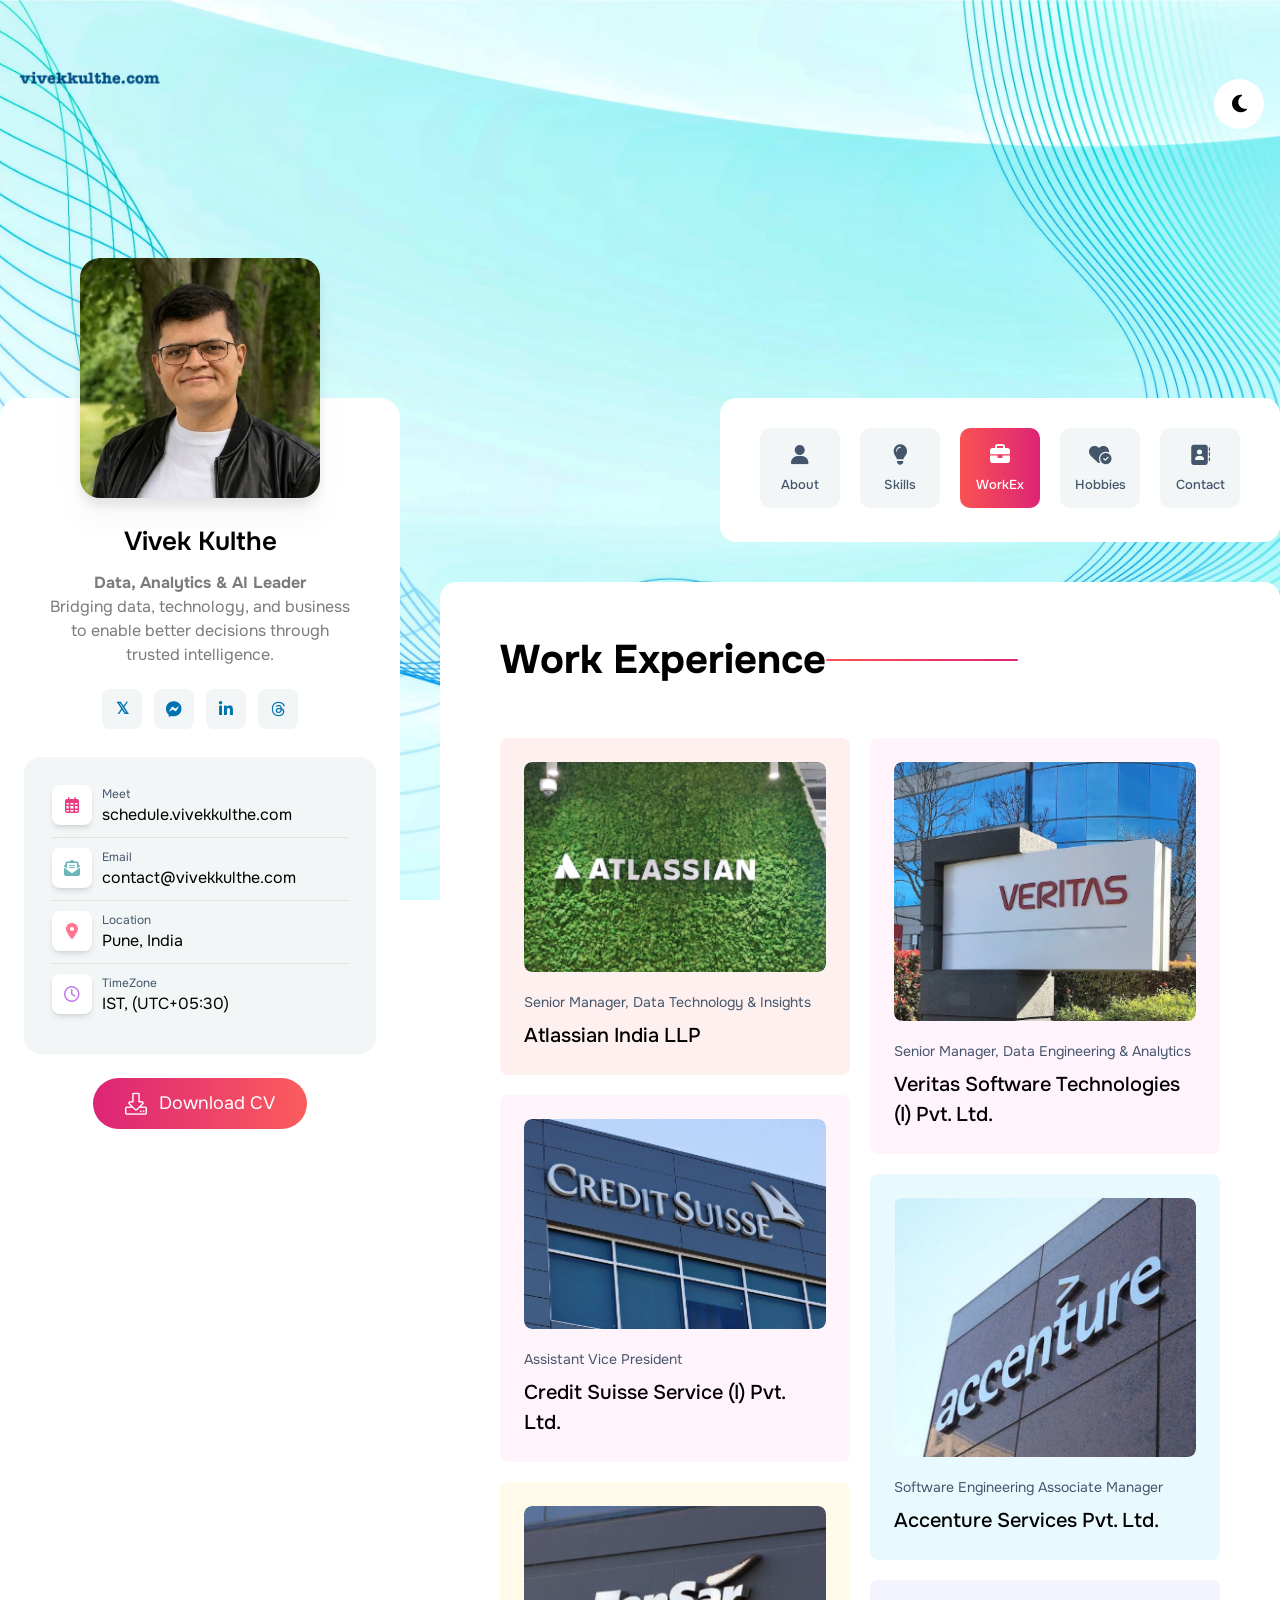
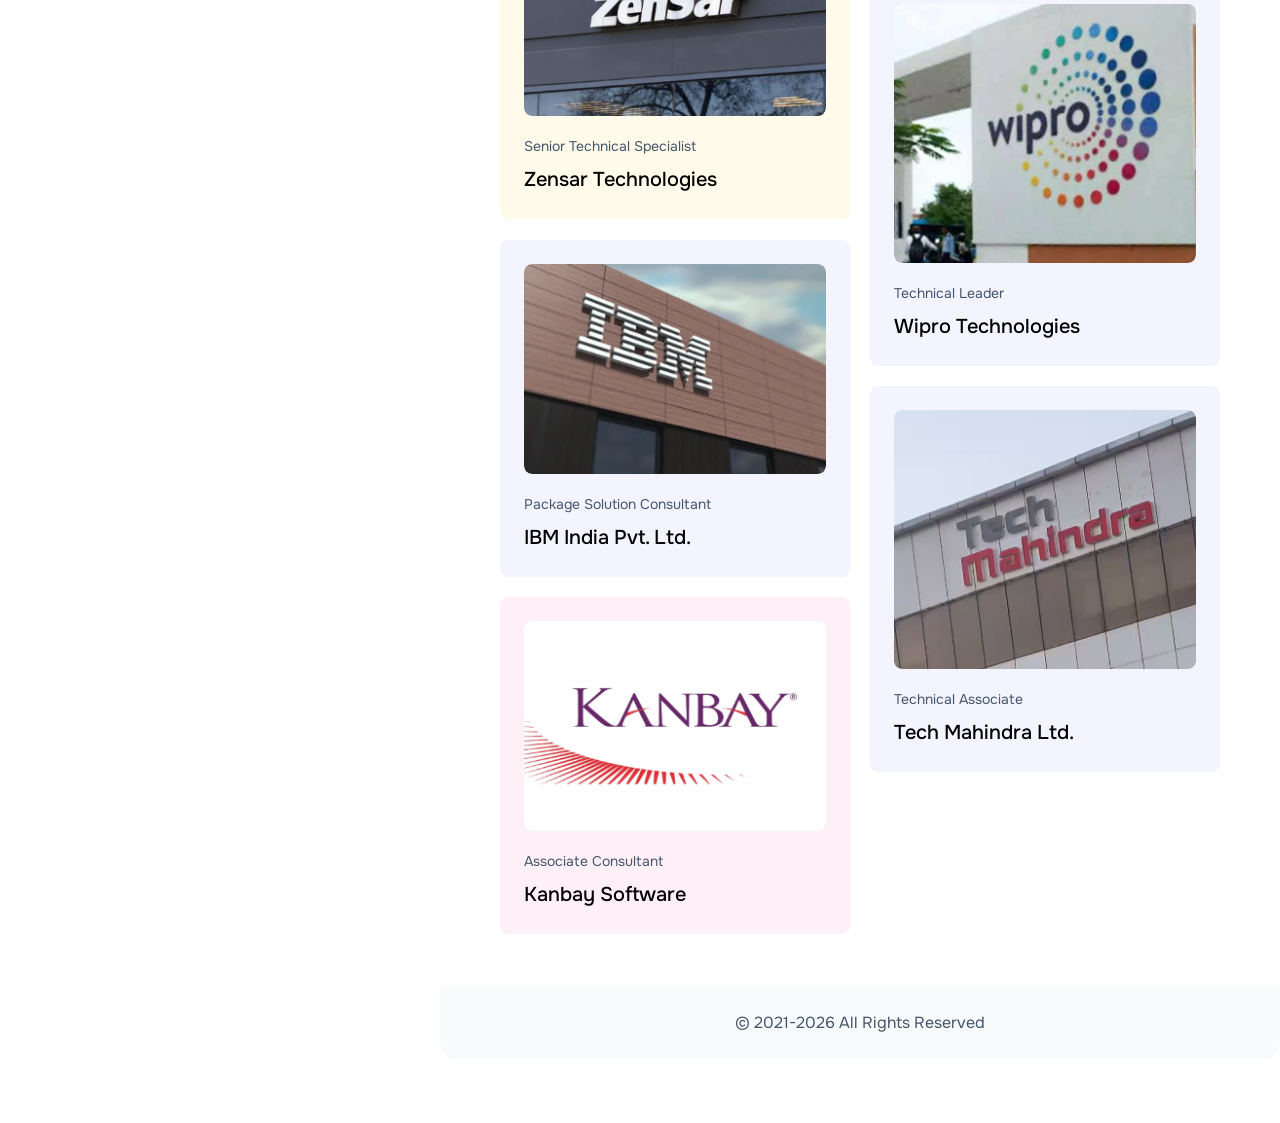
<file: portfiloOne.html>
<!DOCTYPE html>
<html lang="en">

<head>
        <!-- Google tag (gtag.js) -->
        <script async src="https://www.googletagmanager.com/gtag/js?id=G-Y4G8QSVCS0"></script>
        <script>
          window.dataLayer = window.dataLayer || [];
          function gtag(){dataLayer.push(arguments);}
          gtag('js', new Date());
    
          gtag('config', 'G-Y4G8QSVCS0');
        </script>
    
    
    <!-- common meta tags -->
    <meta charset="UTF-8" />
    <meta http-equiv="X-UA-Compatible" content="IE=edge" />
    <meta name="viewport" content="width=device-width, initial-scale=1.0" />
    <link rel="shortcut icon" href="./images/logo/faveicon.svg" type="image/x-icon">
    <title>WorkEx - Vivek Kulthe </title>
    <link rel="stylesheet" href="./assets/fontaswesome/css/all.min.css" />
    <link rel="stylesheet" href="./assets/fontaswesome/css/fontawesome.min.css" />
    <link rel="preconnect" href="https://fonts.googleapis.com" />
    <link rel="preconnect" href="https://fonts.gstatic.com" crossorigin />
    <link
        href="https://fonts.googleapis.com/css2?family=Onest:ital,wght@0,200;0,300;0,400;0,500;0,600;0,700;1,400;1,500;1,600&family=Roboto+Slab:wght@300;400;500;600;700&display=swap"
        rel="stylesheet" />
    <!-- modal css -->
    <link rel="stylesheet" href="./css/vendor/jquery.modal.min.css" />
    <!-- main css -->
    <link rel="stylesheet" href="./css/tailwind.css" />
    <link rel="stylesheet" href="./css/custom.css">
    <script>
        // On page load or when changing themes, best to add inline in `head` to avoid FOUC
        if (localStorage.getItem("color-theme") === "dark" || (!("color-theme" in localStorage) && window.matchMedia("(prefers-color-scheme: dark)").matches)) {
            document.documentElement.classList.add("dark");
        } else {
            document.documentElement.classList.remove("dark");
        }
    </script>
</head>

<body>
    <!-- PRELOADER -->
    <div id="preloader">
        <div class="loader_line"></div>
    </div>
    <!-- /PRELOADER -->

    <div class="bg-homeBg dark:bg-homeTwoBg-dark min-h-screen bg-no-repeat bg-center bg-cover bg-fixed md:pb-16 w-full">
        <div class="section-bg">
            <div class="w-full flex justify-between px-4">
                <!-- website Logo -->
                <a href="/">
                    <img width="148" height="105" src="./images/logo/logo.png" alt="logo" />
                </a>
                <div class="flex items-center">
                    <!-- dark and light mode toggle -->
                    <button id="theme-toggle" type="button" class="dark-light-btn">
                        <i id="theme-toggle-dark-icon" class="fa-solid text-xl fa-moon hidden"></i>
                        <i id="theme-toggle-light-icon" class="fa-solid fa-sun text-xl hidden"></i>
                    </button>
                    <!-- mobile toggle button -->
                    <button id="menu-toggle" type="button" class="menu-toggle-btn">
                        <i id="menu-toggle-open-icon" class="fa-solid fa-bars text-xl "></i>
                        <i id="menu-toggle-close-icon" class="fa-solid fa-xmark text-xl hidden  "></i>
                    </button>
                </div>
            </div>
        </div>

        <!-- mobile menu start -->
        <nav id="navbar" class="hidden lg:hidden">
            <ul
                class="block rounded-b-[20px] shadow-md absolute left-0 top-20 z-[22222222222222] w-full bg-white dark:bg-[#1d1d1d]">
                <li>
                    <a class="mobile-menu-items" href="./aboutOne.html">
                        <span class="mr-2 text-xl">
                            <i class="fa-solid fa-user"></i>
                        </span> About </a>
                </li>
                <li>
                    <a class="mobile-menu-items" href="./resumeOne.html">
                        <span class="mr-2 text-xl">
                            <i class="fa-solid fa-lightbulb"></i>
                        </span> Skills </a>
                </li>
                <li>
                    <a class="mobile-menu-items-active" href="./portfiloOne.html">
                        <span class="mr-2 text-xl">
                            <i class="fas fa-briefcase"></i>
                        </span> WorkEx </a>
                </li>
                <li>
                    <a class="mobile-menu-items" href="./blogOne.html">
                        <span class="mr-2 text-xl">
                            <i class="fa-solid fa-heart-circle-check"></i>
                        </span> Hobbies </a>
                </li>
                <li>
                    <a class="mobile-menu-items" href="./contactOne.html">
                        <span class="mr-2 text-xl">
                            <i class="fa-solid fa-address-book"></i>
                        </span> Contact </a>
                </li>
            </ul>
        </nav>
        <!-- mobile menu end -->

        <div class="container grid grid-cols-12 md:gap-10 justify-between lg:mt-[220px]">
            <!-- sidber personal info -->
            <div class="col-span-12 lg:col-span-4 hidden lg:block h-screen sticky top-44">
                <div
                    class="w-full mb-6 lg:mb-0 mx-auto relative bg-white text-center dark:bg-[#111111] px-6 rounded-[20px] mt-[180px] md:mt-[220px] lg:mt-0">
                    <!-- profile image -->
                    <img src="./images/about/avatar.png"
                        class="w-[240px] absolute left-[50%] transform -translate-x-[50%] h-[240px] drop-shadow-xl mx-auto rounded-[20px] -mt-[140px]"
                        alt="about avatar" />
                    <div class="pt-[100px] pb-8">
                        <h1 class="mt-6 mb-1 text-[26px] font-semibold dark:text-white"> Vivek Kulthe </h1>
                        <h3
                            class="mb-4 text-[#7B7B7B] inline-block dark:bg-[#1D1D1D] px-5 py-1.5 rounded-lg dark:text-[#A6A6A6]">
                            <b>Data, Analytics & AI Leader</b><br> Bridging data, technology, and business to enable better decisions through trusted intelligence.</h3>
                            <div class="flex justify-center space-x-3">
                                
                                <!-- twitter icon and link -->
                                <a href="https://twitter.com/intent/tweet?screen_name=vivekkulthe" target="_blank" rel="noopener noreferrer">
                                    <span class="socialbtn text-[#0072b1]">
                                        <b>𝕏</b><!-- <i class="fa-brands fa-twitter"></i> -->
                                    </span>
                                </a>
                                <!-- dribbble icon and link -->
                                <a href="https://www.messenger.com/t/100075102113642" target="_blank" rel="noopener noreferrer">
                                    <span class="socialbtn text-[#0072b1]">
                                        <i class="fa-brands fa-facebook-messenger"></i>
                                    </span>
                                </a>
                                <!-- linkedin icon and link -->
                                <a href="https://www.linkedin.com/in/vivekkulthe/" target="_blank" rel="noopener noreferrer">
                                    <span class="socialbtn text-[#0072b1]">
                                        <i class="fa-brands fa-linkedin-in"></i>
                                    </span>
                                </a>
                                <!-- facebook icon and link -->
                                <a href="https://www.threads.net/@vivek.kulthe" target="_blank" rel="noopener noreferrer">
                                    <span class="socialbtn text-[#0072b1]">
                                        <i class="fa-brands fa-threads"></i>
                                    </span>
                                </a>
                            </div>

                        <div class="p-7 rounded-2xl mt-7 bg-[#F3F6F6] dark:bg-[#1D1D1D]">
                            <div class="flex border-b border-[#E3E3E3] dark:border-[#3D3A3A] pb-2.5">
                                <span class="socialbtn bg-white dark:bg-black text-[#E93B81] shadow-md">
                                    <i class="fa-regular fa-calendar-days"></i>
                                </span>
                                <div class="text-left ml-2.5">
                                    <p class="text-xs text-[#44566C] dark:text-[#A6A6A6]"> Meet </p>
                                    <p class="dark:text-white">schedule.vivekkulthe.com</p>
                                </div>
                            </div>
                            <div class="flex border-b border-[#E3E3E3] dark:border-[#3D3A3A] py-2.5">
                                <span class="socialbtn bg-white dark:bg-black text-[#6AB5B9] shadow-md">
                                    <i class="fa-solid fa-envelope-open-text"></i>
                                </span>
                                <div class="text-left ml-2.5">
                                    <p class="text-xs text-[#44566C] dark:text-[#A6A6A6]"> Email </p>
                                    <p class="dark:text-white">contact@vivekkulthe.com</p>
                                </div>
                            </div>
                            <div class="flex border-b border-[#E3E3E3] dark:border-[#3D3A3A] py-2.5">
                                <span class="socialbtn bg-white dark:bg-black text-[#FD7590] shadow-md">
                                    <i class="fa-solid fa-location-dot"></i>
                                </span>
                                <div class="text-left ml-2.5">
                                    <p class="text-xs text-[#44566C] dark:text-[#A6A6A6]"> Location </p>
                                    <p class="dark:text-white">Pune, India</p>
                                </div>
                            </div>
                            <div class="flex py-2.5">
                                <span class="socialbtn bg-white dark:bg-black text-[#C17CEB] shadow-md">
                                    <i class="fa-regular fa-clock"></i>
                                </span>
                                <div class="text-left ml-2.5">
                                    <p class="text-xs text-[#44566C] dark:text-[#A6A6A6]"> TimeZone </p>
                                    <p class="dark:text-white">IST, (UTC+05:30)</p>
                                </div>
                            </div>
                        </div>

                        <!-- dowanload button -->
                        <a href="https://cv.vivekkulthe.com">
                        <button class="dowanload-btn">
                            <img class="mr-3" src="./images/icons/dowanload.png" alt="icon" /> Download CV </button></a>
                    </div>
                </div>
            </div>


            <div class="col-span-12 lg:col-span-8">
                <!-- header for mobile devices start -->
                <header
                    class="lg:w-[560px] h-[144px] hidden lg:block p-[30px] ml-auto mb-10 rounded-[16px] bg-white dark:bg-[#111111]">
                    <nav class="hidden lg:block">
                        <ul class="flex">
                            <li> <a class="menu-item" href="./aboutOne.html">
                                <span class="text-xl mb-1">
                                    <i class="fa-solid fa-user"></i>
                                </span> About </a></li>
                        <li> <a class="menu-item" href="./resumeOne.html">
                                <span class="text-xl mb-1">
                                    <i class="fa-solid fa-lightbulb"></i>
                                </span> Skills </a></li>
                        <li> <a class="menu-active" href="./portfiloOne.html">
                                <span class="text-xl mb-1">
                                    <i class="fas fa-briefcase"></i>
                                </span> WorkEx </a></li>
                        <li><a class="menu-item" href="./blogOne.html">
                                <span class="text-xl mb-1">
                                    <i class="fa-solid fa-heart-circle-check"></i>
                                </span> Hobbies </a></li>
                        <li> <a class="menu-item" href="./contactOne.html">
                                <span class="text-xl mb-1">
                                    <i class="fa-solid fa-address-book"></i>
                                </span> Contact </a></li>
                        </ul>
                    </nav>
                </header>
                <!-- header for mobile devices start -->

                <!-- about me section start -->
                <section id="portfolio" class="bg-white   lg:rounded-2xl dark:bg-[#111111]">
                    <div class="container  mb-8 px-4 sm:px-5 md:px-10 lg:px-[60px]">
                        <div class="py-12 ">
                            <h2 class="after-effect after:left-250 lg:mt-0">Work Experience</h2>
                            <!-- fillter button group -->
                            <!-- fillter group buttons -->
                            <!-- <ul
                                class="button-group isotop-menu-wrapper mt-[30px] flex w-full justify-start md:justify-end flex-wrap font-medium">
                                <li class="fillter-btn mr-4 md:mx-4 is-checked" data-filter="*">All</li>
                                <li class="fillter-btn mr-4 md:mx-4" data-filter=".dev">Leadership</li>
                                <li class="fillter-btn mr-4 md:mx-4" data-filter=".plugin">Manager</li>
                                <li class="fillter-btn mr-4 md:mx-4" data-filter=".branding">Technical Lead</li>
                                <li class="fillter-btn mr-4 md:mx-4" data-filter=".custom">Developer</li>
                            </ul> -->
                        </div>
                        <!-- End py-12 -->

                        <div id="isotop-gallery-wrapper" class="mymix portfolio_list-two  two-col ">
                            <div class="grid-sizer"></div>
                            <!-- portfolio items one start -->
                            <div class="portfolio_list-two-items isotop-item plugin custom ">
                                <div
                                    class="rounded-lg bg-[#fff0f0] p-6 dark:bg-transparent dark:border-[2px] border-[#212425]">
                                    <div class="overflow-hidden rounded-lg">
                                        <a href="#portfiloOne" rel="modal:open">
                                            <img class="w-full cursor-pointer transition duration-200 ease-in-out transform hover:scale-110 rounded-lg h-auto"
                                                src="./images/work_images/small/1.jpg" alt="portfolio image" />
                                        </a>
                                    </div>
                                    <span
                                        class="pt-5 text-[14px] font-normal text-gray-lite block dark:text-[#A6A6A6]">Senior Manager, Data Technology & Insights</span>
                                    <h2
                                        class="font-medium cursor-pointer text-xl duration-300 transition hover:text-[#FA5252] dark:hover:text-[#FA5252] dark:text-white mt-2">
                                        <a href="#portfiloOne" rel="modal:open">Atlassian India LLP</a>
                                    </h2>
                                </div>
                            </div>

                            <!-- modal start for item one  -->
                            <div id="portfiloOne" class="modal-container modal">
                                <div
                                    class="overflow-y-scroll scroll-hide-1700  max-h-[60vh] lg:max-h-[80vh] dark:scrollbarDark scrollbarLight">
                                    <h2 class="text-[#ef4060] dark:hover:text-[#FA5252] text-4xl text-center font-bold">
                                        Senior Manager, Data Technology & Insights
                                    </h2>
                                    <div class="grid grid-cols-1 lg:grid-cols-2 my-6 pr-3">
                                        <div class="space-y-2">
                                            <p class="dark:text-white flex items-center text-[15px] sm:text-lg">
                                                <i
                                                    class="fa-regular fa-calendar-days sm:text-lg hidden sm:block mr-4 md:text-xl"></i>
                                                &nbsp;
                                                <span class="font-medium"> Apr 2022 - Aug 2024</span>
                                            </p>
                                            <p class="dark:text-white flex items-center text-[15px] sm:text-lg">
                                                <i class="fa-solid fa-code text-lg mr-2 hidden sm:block"></i>
                                                &nbsp;
                                                <span class="font-medium">Databricks, AWS, Airflow, Tableau</span>
                                            </p>
                                        </div>

                                        <div class="space-y-2">
                                            <p
                                                class="dark:text-white flex items-center mt-2 lg:mt-0 text-[15px] sm:text-lg">
                                                <i class="fa-regular fa-building text-lg mr-2 hidden sm:block"></i>
                                                &nbsp; <span class="font-medium">Atlassian India LLP</span>
                                            </p>
                                            <p class="dark:text-white flex items-center text-[15px] sm:text-lg">
                                                <i
                                                    class="fa-solid fa-arrow-up-right-from-square text-lg mr-2 hidden sm:block"></i>
                                                &nbsp;
                                                <span
                                                    class="font-medium transition-all duration-300 ease-in-out hover:text-[#ef4060]">
                                                    <a href="https://www.atlassian.com" target="_blank"
                                                        rel="noopener noreferrer">www.atlassian.com</a>
                                                </span>
                                            </p>
                                        </div>
                                    </div>

                                    <p class="dark:text-white text-2line font-normal text-[15px] sm:text-sm">
                                        • Built & led a global team of 30+ data experts & managers, driving over $1M in ARR opportunities.
                                        • Led recruitment, training, and performance management, supporting growth and thought leadership across data teams in India as site lead for data engineering in India.</br></br>
                                        • Led team to build data pipelines, ML models, and regulatory reports, enabling the finance team's process migration and winning the 2024 Gartner Finance Transformation Award for Process Innovation.</br></br>
                                        • Migrated EDW to cloud based (AWS) and SaaS platforms (Fivetran, dbt, Databricks, Immuta, Tableau), achieving faster time-to-market, 20% cost savings, simplified maintenance, and enhanced data governance.</br></br>
                                        • Re-engineered data solutions to achieve a 20% reduction in processing time, enhancing ML/AI support.</br></br>
                                        • Collaborated with Product, Engineering, Finance and HR teams to align data solutions with business objectives.</br></br>
                                        • Boosted data quality pass rates from 78% to 87% over 2 years by optimizing validation and pipeline efficiency </br></br>
                                        • Optimized AWS costs, by resource tagging, rightsizing EC2 instances, and leveraging Spot Instances, resulting in a 20% (200K USD/yr) cost reduction while maintaining system performance & scalability.</br></br>
                                        • Led the integration of RegTech solutions to ensure compliance with data regulations, enhancing adherence to privacy & security standards (viz. GDPR & CCPA), and reducing compliance risks / audit findings by 30%</br>
                                    </p>
                                    <!-- <div class="pr-3">
                                        <img class="w-full md:h-[450px] h-auto object-cover rounded-xl mt-6"
                                            src="./images/work_images/1.jpg" alt="portfolio image" />
                                    </div> -->
                                </div>
                                <a href="#close-modal" rel="modal:close"
                                    class="close bg-close-light dark:bg-close-dark">Close</a>
                            </div>

                            <!-- portfolio items two start -->
                            <div class="portfolio_list-two-items isotop-item dev branding ">
                                <div
                                    class="rounded-lg bg-[#fff3fc] dark:bg-transparent p-6 dark:border-[2px] border-[#212425]">
                                    <div class="overflow-hidden rounded-lg">
                                        <a href="#portfiloTwo" rel="modal:open">
                                            <img class="w-full cursor-pointer transition duration-200 ease-in-out transform hover:scale-110 rounded-lg h-auto"
                                                src="./images/work_images/small/2.jpg" alt="portfolio image" />
                                        </a>
                                    </div>
                                    <span
                                        class="pt-5 text-[14px] font-normal text-gray-lite block dark:text-[#A6A6A6]">Senior Manager, Data Engineering & Analytics</span>
                                    <h2
                                        class="font-medium cursor-pointer text-xl duration-300 transition hover:text-[#FA5252] dark:hover:text-[#FA5252] dark:text-white mt-2">
                                        <a href="#portfiloTwo" rel="modal:open">Veritas Software Technologies (I) Pvt. Ltd.</a>
                                    </h2>
                                </div>
                            </div>

                            <!-- modal start for item two  -->
                            <div id="portfiloTwo" class="modal-container modal">
                                <div
                                    class="overflow-y-scroll scroll-hide-1700  max-h-[60vh] lg:max-h-[80vh] dark:scrollbarDark scrollbarLight">
                                    <h2 class="text-[#ef4060] dark:hover:text-[#FA5252] text-4xl text-center font-bold">
                                        Senior Manager, Data Engineering & Analytics
                                    </h2>
                                    <div class="grid grid-cols-1 lg:grid-cols-2 my-6 pr-3">
                                        <div class="space-y-2">
                                            <p class="dark:text-white flex items-center text-[15px] sm:text-lg">
                                                <i
                                                    class="fa-regular fa-calendar-days sm:text-lg hidden sm:block mr-4 md:text-xl"></i>
                                                &nbsp;
                                                <span class="font-medium"> Sep 2017 - Apr 2020</span>
                                            </p>
                                            <p class="dark:text-white flex items-center text-[15px] sm:text-lg">
                                                <i class="fa-solid fa-code text-lg mr-2 hidden sm:block"></i>
                                                &nbsp;
                                                <span class="font-medium">Oracle DI, Oracle BI, ServiceNow </span>
                                            </p>
                                        </div>
                                        <div class="space-y-2">
                                            <p
                                                class="dark:text-white flex items-center mt-2 lg:mt-0 text-[15px] sm:text-lg">
                                                <i class="fa-regular fa-building text-lg mr-2 hidden sm:block"></i>
                                                &nbsp; <span class="font-medium">Veritas Technologies</span>
                                            </p>
                                            <p class="dark:text-white flex items-center text-[15px] sm:text-lg">
                                                <i
                                                    class="fa-solid fa-arrow-up-right-from-square text-lg mr-2 hidden sm:block"></i>
                                                &nbsp;
                                                <span
                                                    class="font-medium transition-all duration-300 ease-in-out hover:text-[#ef4060]">
                                                    <a href="https://www.veritas.com" target="_blank"
                                                        rel="noopener noreferrer">www.veritas.com</a>
                                                </span>
                                            </p>
                                        </div>
                                    </div>

                                    <p class="dark:text-white text-2line font-normal text-[15px] sm:text-sm">
                                        • Led a team of 15+ data engineers, and analysts to deliver data-driven solutions, enhancing trust in data systems.</br></br>
                                        • Led migration/redesign of EDW solution to AWS-based cloud platform, that improved message throughput by 40% and reduced latency by 30%, ensuring that critical business data could be processed in near-real time.</br></br>
                                        • Aligned projects with org goals, through close collaboration with cross-functional teams across Product, Engineering, and IT Applications, driving a 20% improvement in data-driven decision-making efficiency.</br></br>
                                        • Led performance management for data engineers and analysts, implementing tailored development plans and mentoring to address underperformance, achieving 90% improvement in performance outcomes.</br></br>
                                        • Improved productivity & reduced project costs by 200K USD/yr by insourcing & efficient project management.</br></br>
                                        • Achieved 40% product revenue growth in a quarter by supporting data needs for four new key features (viz. customizable dashboards, ML powered insights, seamless 3rd party integrations, tier pricing</br></br></br>
                                        <b>Responsibilities As India IT Site Leader:</b></br></br>
                                        • Leading IT functions in India, including leadership and strategic execution of IT initiatives.</br></br>
                                        • Primary IT point of contact for cross-department collaboration for seamless communication & support.</br></br>
                                        • Hiring, developing, and training high-performing IT teams to meet business objectives.</br></br>
                                        • Managing vendor relationships for staffing and procurement of software solutions.</br></br>
                                        • Designing and implementing innovative solutions to enhance IT operational efficiency.</br></br>
                                        • Reporting to senior leadership and the CIO on IT application performance and strategic plans.</br>
                                    </p>
                                    <!-- <div class="pr-3">
                                        <img class="w-full md:h-[450px] h-auto object-cover rounded-xl mt-6"
                                            src="./images/work_images/2.jpg" alt="portfolio image" />
                                    </div> -->
                                </div>
                                <a href="#close-modal" rel="modal:close"
                                    class="close bg-close-light dark:bg-close-dark">Close</a>
                            </div>

                            <!-- portfolio items three start -->
                            <div class="portfolio_list-two-items isotop-item plugin ">
                                <div
                                    class="rounded-lg bg-[#fff3fc] dark:bg-transparent p-6 dark:border-[2px] border-[#212425]">
                                    <div class="overflow-hidden rounded-lg">
                                        <a href="#portfiloThree" rel="modal:open">
                                            <img class="w-full cursor-pointer transition duration-200 ease-in-out transform hover:scale-110 rounded-lg h-auto"
                                                src="./images/work_images/small/3.jpg" alt="portfolio image" />
                                        </a>
                                    </div>
                                    <span
                                        class="pt-5 text-[14px] font-normal text-gray-lite block dark:text-[#A6A6A6]">Assistant Vice President</span>
                                    <h2
                                        class="font-medium cursor-pointer text-xl duration-300 transition hover:text-[#FA5252] dark:hover:text-[#FA5252] dark:text-white mt-2">
                                        <a href="#portfiloThree" rel="modal:open">
                                            Credit Suisse Service (I) Pvt. Ltd.
                                        </a>
                                    </h2>
                                </div>
                            </div>

                            <!-- modal start for item three start -->
                            <div id="portfiloThree" class="modal-container modal">
                                <div
                                    class="overflow-y-scroll scroll-hide-1700  max-h-[60vh] lg:max-h-[80vh] dark:scrollbarDark scrollbarLight">
                                    <h2 class="text-[#ef4060] dark:hover:text-[#FA5252] text-4xl text-center font-bold">
                                        Assistant Vice President
                                    </h2>
                                    <div class="grid grid-cols-1 lg:grid-cols-2 my-6 pr-3">
                                        <div class="space-y-2">
                                            <p class="dark:text-white flex items-center text-[15px] sm:text-lg">
                                                <i
                                                    class="fa-regular fa-calendar-days sm:text-lg hidden sm:block mr-4 md:text-xl"></i>
                                                &nbsp;
                                                <span class="font-medium"> Jan 2015 - Sep 2017</span>
                                            </p>
                                            <p class="dark:text-white flex items-center text-[15px] sm:text-lg">
                                                <i class="fa-solid fa-code text-lg mr-2 hidden sm:block"></i>
                                                &nbsp;
                                                <span class="font-medium">Informatica, Oracle BI</span>
                                            </p>
                                        </div>
                                        <div class="space-y-2">
                                            <p
                                                class="dark:text-white flex items-center mt-2 lg:mt-0 text-[15px] sm:text-lg">
                                                <i class="fa-regular fa-building text-lg mr-2 hidden sm:block"></i>
                                                &nbsp; <span class="font-medium">Credit Suisse (I) Pvt. Ltd.</span>
                                            </p>
                                            <p class="dark:text-white flex items-center text-[15px] sm:text-lg">
                                                <i
                                                    class="fa-solid fa-arrow-up-right-from-square text-lg mr-2 hidden sm:block"></i>
                                                &nbsp;
                                                <span
                                                    class="font-medium transition-all duration-300 ease-in-out hover:text-[#ef4060]">
                                                    <a href="https://www.credit-suisse.com" target="_blank"
                                                        rel="noopener noreferrer">www.credit-suisse.com</a>
                                                </span>
                                            </p>
                                        </div>
                                    </div>

                                    <p class="dark:text-white text-2line font-normal text-[15px] sm:text-sm">
                                        • Drove product feature success by integrating new functionalities into data models, increasing development efficiency by 30%, shortening dev/test cycles, and reducing iteration times, resulting in $300K in savings /yr.</br></br>
                                        • Led migration initiatives from on-prem Oracle solutions to Oracle Cloud Infrastructure (OCI), cutting infrastructure costs by 20% ($300K annually) and enhancing system performance.</br></br>
                                        • Architected and implemented enterprise BI platforms, achieving 99.9% uptime, scaling to accommodate 2x data volume growth, and saving $200K annually in infrastructure and maintenance costs.</br></br>
                                        • Served as the primary point of contact for technical issues in Risk & Finance, eliminating unnecessary support tiers, boosting team productivity, and saving $100K annually in operational costs.</br></br>
                                        • Redesigned data solutions to ensure high reliability and performance in BI platforms, reducing system downtime and saving $200K annually in lost productivity.</br></br>
                                        • Streamlined Oracle BI license payments, identifying duplicate charges for the same user across multiple servers, saving $100K annually in licensing costs.</br>

                                    </p>
                                    <!-- <div class="pr-3">
                                        <img class="w-full md:h-[450px] h-auto object-cover rounded-xl mt-6"
                                            src="./images/work_images/3.jpg" alt="portfolio image" />
                                    </div> -->
                                </div>
                                <a href="#close-modal" rel="modal:close"
                                    class="close bg-close-light dark:bg-close-dark">Close</a>
                            </div>

                            <!-- portfolio items four start -->
                            <div class="portfolio_list-two-items isotop-item dev custom ">
                                <div
                                    class="rounded-lg p-6 bg-[#e9faff] dark:bg-transparent dark:border-[2px] border-[#212425]">
                                    <div class="overflow-hidden rounded-lg">
                                        <a href="#portfiloFour" rel="modal:open">
                                            <img class="w-full cursor-pointer transition duration-200 ease-in-out transform hover:scale-110 rounded-lg h-auto"
                                                src="./images/work_images/small/4.jpg" alt="portfolio image" />
                                        </a>
                                    </div>
                                    <span
                                        class="pt-5 text-[14px] font-normal text-gray-lite block dark:text-[#A6A6A6]">Software Engineering Associate Manager</span>
                                    <h2
                                        class="font-medium cursor-pointer text-xl duration-300 transition hover:text-[#FA5252] dark:hover:text-[#FA5252] dark:text-white mt-2">
                                        <a href="#portfiloFour" rel="modal:open">Accenture Services Pvt. Ltd.
                                        </a>
                                    </h2>
                                </div>
                            </div>

                            <!-- modal start for item one start -->
                            <div id="portfiloFour" class="modal-container modal">
                                <div
                                    class="overflow-y-scroll scroll-hide-1700  max-h-[60vh] lg:max-h-[80vh] dark:scrollbarDark scrollbarLight">
                                    <h2 class="text-[#ef4060] dark:hover:text-[#FA5252] text-4xl text-center font-bold">
                                        Software Engineering Associate Manager
                                    </h2>
                                    <div class="grid grid-cols-1 lg:grid-cols-2 my-6 pr-3">
                                        <div class="space-y-2">
                                            <p class="dark:text-white flex items-center text-[15px] sm:text-lg">
                                                <i
                                                    class="fa-regular fa-calendar-days sm:text-lg hidden sm:block mr-4 md:text-xl"></i>
                                                &nbsp;
                                                <span class="font-medium"> Aug 2014 - Jan 2015</span>
                                            </p>
                                            <p class="dark:text-white flex items-center text-[15px] sm:text-lg">
                                                <i class="fa-solid fa-code text-lg mr-2 hidden sm:block"></i>
                                                &nbsp;
                                                <span class="font-medium">Informatica, Oracle BI, BI Publisher</span>
                                            </p>
                                        </div>

                                        <div class="space-y-2">
                                            <p
                                                class="dark:text-white flex items-center mt-2 lg:mt-0 text-[15px] sm:text-lg">
                                                <i class="fa-regular fa-building text-lg mr-2 hidden sm:block"></i>
                                                &nbsp; <span class="font-medium">Accenture Services Pvt. Ltd.</span>
                                            </p>
                                            <p class="dark:text-white flex items-center text-[15px] sm:text-lg">
                                                <i
                                                    class="fa-solid fa-arrow-up-right-from-square text-lg mr-2 hidden sm:block"></i>
                                                &nbsp;
                                                <span
                                                    class="font-medium transition-all duration-300 ease-in-out hover:text-[#ef4060]">
                                                    <a href="https://www.accenture.com" target="_blank"
                                                        rel="noopener noreferrer">www.accenture.com</a>
                                                </span>
                                            </p>
                                        </div>
                                    </div>

                                    <p class="dark:text-white text-2line font-normal text-[15px] sm:text-sm">
                                        • Led and mentored a team of 10+ Oracle BI Apps professionals, driving the successful completion of a major project, and improving team performance through targeted coaching and skill development.</br></br>
                                        • Designed and developed Oracle BI Apps solutions, including data modeling, ETL processes, and reporting, resulting in faster project delivery and aligning solutions with business requirements.</br></br>
                                        • Managed end-to-end project execution, delivering projects on time and within budget, maintaining 100% adherence to high-quality standards, and achieving cost savings.</br></br>
                                        • Collaborated with stakeholders to implement Oracle BI Apps solutions, enhancing data-driven decision-making and improving operational efficiency by 25% (MTTR)</br></br>
                                        • Provided technical expertise to support the adoption and successful implementation of BI solutions, reducing deployment times by 20% (reduced downtimes) and ensuring long-term system sustainability.</br></br>
                                        • Increased stakeholder satisfaction (from CSAT 3.5 to 4.8) by delivering projects on time and within budget, contributing to a 37% increase in positive feedback and engagement.</br></br>
                                        • Implemented process improvements (agile scrum) that enhanced project effectiveness, improving team productivity by 25% and saving operational costs.</br></br>
                                    </p>
                                    <!-- <div class="pr-3">
                                        <img class="w-full md:h-[450px] h-auto object-cover rounded-xl mt-6"
                                            src="./images/work_images/4.jpg" alt="portfolio image" />
                                    </div> -->
                                </div>
                                <a href="#close-modal" rel="modal:close"
                                    class="close bg-close-light dark:bg-close-dark">Close</a>
                            </div>

                            <!-- modal start for item five start -->
                            <div class="portfolio_list-two-items isotop-item branding ">
                                <div
                                    class="rounded-lg bg-[#fffae9] dark:bg-transparent p-6 dark:border-[2px] border-[#212425]">
                                    <div class="overflow-hidden rounded-lg">
                                        <!-- <a href="#portfiloFive" rel="modal:open"> -->
                                            <img class="w-full cursor-pointer transition duration-200 ease-in-out transform hover:scale-110 rounded-lg h-auto"
                                                src="./images/work_images/small/5.jpg" alt="portfolio image" />
                                        <!-- </a> -->
                                    </div>
                                    <span
                                        class="pt-5 text-[14px] font-normal text-gray-lite block dark:text-[#A6A6A6]">Senior Technical Specialist</span>
                                    <h2
                                        class="font-medium cursor-pointer text-xl duration-300 transition hover:text-[#FA5252] dark:hover:text-[#FA5252] dark:text-white mt-2">
                                        <!-- <a href="#portfiloFive" rel="modal:open"> --> Zensar Technologies <!-- </a> -->
                                    </h2>
                                </div>
                            </div>

                            <!-- modal start for item five start -->
                            <div id="portfiloFive" class="modal-container modal">
                                <div
                                    class="overflow-y-scroll scroll-hide-1700  max-h-[60vh] lg:max-h-[80vh] dark:scrollbarDark scrollbarLight">
                                    <h2 class="text-[#ef4060] dark:hover:text-[#FA5252] text-4xl text-center font-bold">
                                        Aura Dione Project
                                    </h2>
                                    <div class="grid grid-cols-1 lg:grid-cols-2 my-6 pr-3">
                                        <div class="space-y-2">
                                            <p class="dark:text-white flex items-center text-[15px] sm:text-lg">
                                                <i
                                                    class="fa-regular fa-file-lines sm:text-lg hidden sm:block mr-4 md:text-xl"></i>
                                                Project :&nbsp;
                                                <span class="font-medium"> Website</span>
                                            </p>
                                            <p class="dark:text-white flex items-center text-[15px] sm:text-lg">
                                                <i class="fa-solid fa-code text-lg mr-2 hidden sm:block"></i>
                                                Langages :&nbsp;
                                                <span class="font-medium">Photoshop, Figma</span>
                                            </p>
                                        </div>
                                        <div class="space-y-2">
                                            <p
                                                class="dark:text-white flex items-center mt-2 lg:mt-0 text-[15px] sm:text-lg">
                                                <i class="fa-regular fa-user text-lg mr-2 hidden sm:block"></i>
                                                Client :&nbsp; <span class="font-medium">Envato</span>
                                            </p>
                                            <p class="dark:text-white flex items-center text-[15px] sm:text-lg">
                                                <i
                                                    class="fa-solid fa-arrow-up-right-from-square text-lg mr-2 hidden sm:block"></i>
                                                Preview :&nbsp;
                                                <span
                                                    class="font-medium transition-all duration-300 ease-in-out hover:text-[#ef4060]">
                                                    <a href="https://www.envato.com" target="_blank"
                                                        rel="noopener noreferrer">www.envato.com</a>
                                                </span>
                                            </p>
                                        </div>
                                    </div>

                                    <p class="dark:text-white text-2line font-normal text-[15px] sm:text-sm">
                                        Lorem ipsum dolor sit amet consectetur, adipisicing elit.
                                        Mollitia placeat magnam possimus iusto blanditiis pariatur
                                        labore explicabo quo repellat hic dolorum numquam
                                        asperiores, voluptatum fugiat reiciendis aspernatur, non,
                                        odio aperiam voluptas ex tempora vitae. Dolor, consequatur
                                        quidem! Quas magni distinctio dolorum dolore natus, vel
                                        numquam accusamus. Nostrum eligendi recusandae qui tempore
                                        deserunt!
                                    </p>
                                    <!-- <div class="pr-3">
                                        <img class="w-full md:h-[450px] h-auto object-cover rounded-xl mt-6"
                                            src="./images/work_images/5.jpg" alt="portfolio image" />
                                    </div> -->
                                </div>
                                <a href="#close-modal" rel="modal:close"
                                    class="close bg-close-light dark:bg-close-dark">Close</a>
                            </div>

                            <!-- portfolio items Six start -->
                            <div class="portfolio_list-two-items isotop-item branding ">
                                <div
                                    class="rounded-lg bg-[#f4f4ff] dark:bg-transparent p-6 dark:border-[2px] border-[#212425]">
                                    <div class="overflow-hidden rounded-lg">
                                        <!-- <a href="#portfiloSix" rel="modal:open"> -->
                                            <img class="w-full cursor-pointer transition duration-200 ease-in-out transform hover:scale-110 rounded-lg h-auto"
                                                src="./images/work_images/small/6.jpg" alt="portfolio image" />
                                        <!-- </a> -->
                                    </div>
                                    <span
                                        class="pt-5 text-[14px] font-normal text-gray-lite block dark:text-[#A6A6A6]">Technical Leader</span>
                                    <h2
                                        class="font-medium cursor-pointer text-xl duration-300 transition hover:text-[#FA5252] dark:hover:text-[#FA5252] dark:text-white mt-2">
                                        <!-- <a href="#portfiloSix" rel="modal:open"> -->
                                            Wipro Technologies
                                        <!-- </a> -->
                                    </h2>
                                </div>
                            </div>

                            <!-- modal start for item six start -->
                            <div id="portfiloSix" class="modal-container modal">
                                <div
                                    class="overflow-y-scroll scroll-hide-1700  max-h-[60vh] lg:max-h-[80vh] dark:scrollbarDark scrollbarLight">
                                    <h2 class="text-[#ef4060] dark:hover:text-[#FA5252] text-4xl text-center font-bold">
                                        Modern Bag Design Project
                                    </h2>
                                    <div class="grid grid-cols-1 lg:grid-cols-2 my-6 pr-3">
                                        <div class="space-y-2">
                                            <p class="dark:text-white flex items-center text-[15px] sm:text-lg">
                                                <i
                                                    class="fa-regular fa-file-lines sm:text-lg hidden sm:block mr-4 md:text-xl"></i>
                                                Project :&nbsp;
                                                <span class="font-medium"> Website</span>
                                            </p>

                                            <p class="dark:text-white flex items-center text-[15px] sm:text-lg">
                                                <i class="fa-solid fa-code text-lg mr-2 hidden sm:block"></i>
                                                Langages :&nbsp;
                                                <span class="font-medium">Photoshop, Figma</span>
                                            </p>

                                        </div>

                                        <div class="space-y-2">
                                            <p
                                                class="dark:text-white flex items-center mt-2 lg:mt-0 text-[15px] sm:text-lg">
                                                <i class="fa-regular fa-user text-lg mr-2 hidden sm:block"></i>
                                                Client :&nbsp; <span class="font-medium">Envato</span>
                                            </p>
                                            <p class="dark:text-white flex items-center text-[15px] sm:text-lg">
                                                <i
                                                    class="fa-solid fa-arrow-up-right-from-square text-lg mr-2 hidden sm:block"></i>
                                                Preview :&nbsp;
                                                <span
                                                    class="font-medium transition-all duration-300 ease-in-out hover:text-[#ef4060]">
                                                    <a href="https://www.envato.com" target="_blank"
                                                        rel="noopener noreferrer">www.envato.com</a>
                                                </span>
                                            </p>
                                        </div>
                                    </div>

                                    <p class="dark:text-white text-2line font-normal text-[15px] sm:text-sm">
                                        Lorem ipsum dolor sit amet consectetur, adipisicing elit.
                                        Mollitia placeat magnam possimus iusto blanditiis pariatur
                                        labore explicabo quo repellat hic dolorum numquam
                                        asperiores, voluptatum fugiat reiciendis aspernatur, non,
                                        odio aperiam voluptas ex tempora vitae. Dolor, consequatur
                                        quidem! Quas magni distinctio dolorum dolore natus, vel
                                        numquam accusamus. Nostrum eligendi recusandae qui tempore
                                        deserunt!
                                    </p>
                                    <!-- <div class="pr-3">
                                        <img class="w-full md:h-[450px] h-auto object-cover rounded-xl mt-6"
                                            src="./images/work_images/6.jpg" alt="portfolio image" />
                                    </div> -->
                                </div>
                                <a href="#close-modal" rel="modal:close"
                                    class="close bg-close-light dark:bg-close-dark">Close</a>
                            </div>

                            <!-- modal start for item Seven start -->
                            <div class="portfolio_list-two-items isotop-item plugin ">
                                <div
                                    class="rounded-lg bg-[#f4f4ff] dark:bg-transparent p-6 dark:border-[2px] border-[#212425]">
                                    <div class="overflow-hidden rounded-lg">
                                        <!-- <a href="#portfiloSeven" rel="modal:open"> -->
                                            <img class="w-full cursor-pointer transition duration-200 ease-in-out transform hover:scale-110 rounded-lg h-auto"
                                                src="./images/work_images/small/7.jpg" alt="portfolio image" />
                                        <!-- </a> -->
                                    </div>
                                    <span
                                        class="pt-5 text-[14px] font-normal text-gray-lite block dark:text-[#A6A6A6]">Package Solution Consultant</span>
                                    <h2
                                        class="font-medium cursor-pointer text-xl duration-300 transition hover:text-[#FA5252] dark:hover:text-[#FA5252] dark:text-white mt-2">
                                        <!-- <a href="#portfiloSeven" rel="modal:open"> --> 
                                            IBM India Pvt. Ltd. 
                                        <!-- </a> -->
                                    </h2>
                                </div>
                            </div>

                            <!-- modal start for item Seven start -->
                            <div id="portfiloSeven" class="modal-container modal">
                                <div
                                    class="overflow-y-scroll scroll-hide-1700  max-h-[60vh] lg:max-h-[80vh] dark:scrollbarDark scrollbarLight">
                                    <h2 class="text-[#ef4060] dark:hover:text-[#FA5252] text-4xl text-center font-bold">
                                        UI/UX Project
                                    </h2>
                                    <div class="grid grid-cols-1 lg:grid-cols-2 my-6 pr-3">
                                        <div class="space-y-2">
                                            <p class="dark:text-white flex items-center text-[15px] sm:text-lg">
                                                <i
                                                    class="fa-regular fa-file-lines sm:text-lg hidden sm:block mr-4 md:text-xl"></i>
                                                Project :&nbsp;
                                                <span class="font-medium"> Website</span>
                                            </p>
                                            <p class="dark:text-white flex items-center text-[15px] sm:text-lg">
                                                <i class="fa-solid fa-code text-lg mr-2 hidden sm:block"></i>
                                                Langages :&nbsp;
                                                <span class="font-medium">Photoshop, Figma</span>
                                            </p>
                                        </div>
                                        <div class="space-y-2">
                                            <p
                                                class="dark:text-white flex items-center mt-2 lg:mt-0 text-[15px] sm:text-lg">
                                                <i class="fa-regular fa-user text-lg mr-2 hidden sm:block"></i>
                                                Client :&nbsp; <span class="font-medium">Envato</span>
                                            </p>
                                            <p class="dark:text-white flex items-center text-[15px] sm:text-lg">
                                                <i
                                                    class="fa-solid fa-arrow-up-right-from-square text-lg mr-2 hidden sm:block"></i>
                                                Preview :&nbsp;
                                                <span
                                                    class="font-medium transition-all duration-300 ease-in-out hover:text-[#ef4060]">
                                                    <a href="https://www.envato.com" target="_blank"
                                                        rel="noopener noreferrer">www.envato.com</a>
                                                </span>
                                            </p>
                                        </div>
                                    </div>

                                    <p class="dark:text-white text-2line font-normal text-[15px] sm:text-sm">
                                        Lorem ipsum dolor sit amet consectetur, adipisicing elit.
                                        Mollitia placeat magnam possimus iusto blanditiis pariatur
                                        labore explicabo quo repellat hic dolorum numquam
                                        asperiores, voluptatum fugiat reiciendis aspernatur, non,
                                        odio aperiam voluptas ex tempora vitae. Dolor, consequatur
                                        quidem! Quas magni distinctio dolorum dolore natus, vel
                                        numquam accusamus. Nostrum eligendi recusandae qui tempore
                                        deserunt!
                                    </p>
                                    <!-- <div class="pr-3">
                                        <img class="w-full md:h-[450px] h-auto object-cover rounded-xl mt-6"
                                            src="./images/work_images/7.jpg" alt="portfolio image" />
                                    </div> -->
                                </div>
                                <a href="#close-modal" rel="modal:close"
                                    class="close bg-close-light dark:bg-close-dark">Close</a>
                            </div>

                            <!-- portfolio items Eight start -->
                            <div class="portfolio_list-two-items isotop-item dev branding ">
                                <div
                                    class="rounded-lg bg-[#f4f4ff] dark:bg-transparent p-6 dark:border-[2px] border-[#212425]">
                                    <div class="overflow-hidden rounded-lg">
                                        <!-- <a href="#portfiloEight" rel="modal:open"> -->
                                            <img class="w-full cursor-pointer transition duration-200 ease-in-out transform hover:scale-110 rounded-lg h-auto"
                                                src="./images/work_images/small/8.jpg" alt="portfolio image" />
                                        <!-- </a> -->
                                    </div>
                                    <span
                                        class="pt-5 text-[14px] font-normal text-gray-lite block dark:text-[#A6A6A6]">Technical Associate</span>
                                    <h2
                                        class="font-medium cursor-pointer text-xl duration-300 transition hover:text-[#FA5252] dark:hover:text-[#FA5252] dark:text-white mt-2">
                                        <!-- <a href="#portfiloEight" rel="modal:open"> -->
                                            Tech Mahindra Ltd.
                                            <!--  </a> -->
                                    </h2>
                                </div>
                            </div>

                            <!-- modal start for item Eight start -->
                            <div id="portfiloEight" class="modal-container modal">
                                <div
                                    class="overflow-y-scroll scroll-hide-1700  max-h-[60vh] lg:max-h-[80vh] dark:scrollbarDark scrollbarLight">
                                    <h2 class="text-[#ef4060] dark:hover:text-[#FA5252] text-4xl text-center font-bold">
                                        UI/UX Project
                                    </h2>
                                    <div class="grid grid-cols-1 lg:grid-cols-2 my-6 pr-3">
                                        <div class="space-y-2">
                                            <p class="dark:text-white flex items-center text-[15px] sm:text-lg">
                                                <i
                                                    class="fa-regular fa-file-lines sm:text-lg hidden sm:block mr-4 md:text-xl"></i>
                                                Project :&nbsp;
                                                <span class="font-medium"> Website</span>
                                            </p>
                                            <p class="dark:text-white flex items-center text-[15px] sm:text-lg">
                                                <i class="fa-solid fa-code text-lg mr-2 hidden sm:block"></i>
                                                Langages :&nbsp;
                                                <span class="font-medium">Photoshop, Figma</span>
                                            </p>
                                        </div>
                                        <div class="space-y-2">
                                            <p
                                                class="dark:text-white flex items-center mt-2 lg:mt-0 text-[15px] sm:text-lg">
                                                <i class="fa-regular fa-user text-lg mr-2 hidden sm:block"></i>
                                                Client :&nbsp; <span class="font-medium">Envato</span>
                                            </p>
                                            <p class="dark:text-white flex items-center text-[15px] sm:text-lg">
                                                <i
                                                    class="fa-solid fa-arrow-up-right-from-square text-lg mr-2 hidden sm:block"></i>
                                                Preview :&nbsp;
                                                <span
                                                    class="font-medium transition-all duration-300 ease-in-out hover:text-[#ef4060]">
                                                    <a href="https://www.envato.com" target="_blank"
                                                        rel="noopener noreferrer">www.envato.com</a>
                                                </span>
                                            </p>
                                        </div>
                                    </div>

                                    <p class="dark:text-white text-2line font-normal text-[15px] sm:text-sm">
                                        Lorem ipsum dolor sit amet consectetur, adipisicing elit.
                                        Mollitia placeat magnam possimus iusto blanditiis pariatur
                                        labore explicabo quo repellat hic dolorum numquam
                                        asperiores, voluptatum fugiat reiciendis aspernatur, non,
                                        odio aperiam voluptas ex tempora vitae. Dolor, consequatur
                                        quidem! Quas magni distinctio dolorum dolore natus, vel
                                        numquam accusamus. Nostrum eligendi recusandae qui tempore
                                        deserunt!
                                    </p>
                                    <!-- <div class="pr-3">
                                        <img class="w-full md:h-[450px] h-auto object-cover rounded-xl mt-6"
                                            src="./images/work_images/8.jpg" alt="portfolio image" />
                                    </div> -->
                                </div>
                                <a href="#close-modal" rel="modal:close"
                                    class="close bg-close-light dark:bg-close-dark">Close</a>
                            </div>


                            <!-- portfolio items Nine start -->
                            <div class="portfolio_list-two-items isotop-item plugin custom ">
                                <div
                                    class="rounded-lg bg-[#fff0f8] dark:bg-transparent p-6 dark:border-[2px] border-[#212425]">
                                    <div class="overflow-hidden rounded-lg">
                                        <!-- <a href="#portfiloNine" rel="modal:open"> -->
                                            <img class="w-full cursor-pointer transition duration-200 ease-in-out transform hover:scale-110 rounded-lg h-auto"
                                                src="./images/work_images/small/9.jpg" alt="portfolio image" />
                                        <!-- </a> -->
                                    </div>
                                    <span
                                        class="pt-5 text-[14px] font-normal text-gray-lite block dark:text-[#A6A6A6]">Associate Consultant</span>
                                    <h2
                                        class="font-medium cursor-pointer text-xl duration-300 transition hover:text-[#FA5252] dark:hover:text-[#FA5252] dark:text-white mt-2">
                                        <!-- <a href="#portfiloNine" rel="modal:open"> -->
                                            Kanbay Software 
                                        <!-- </a> -->
                                    </h2>
                                </div>
                            </div>

                            <!-- modal start for item Nine start -->
                            <div id="portfiloNine" class="modal-container modal">
                                <div
                                    class="overflow-y-scroll scroll-hide-1700  max-h-[60vh] lg:max-h-[80vh] dark:scrollbarDark scrollbarLight">
                                    <h2 class="text-[#ef4060] dark:hover:text-[#FA5252] text-4xl text-center font-bold">
                                        Aura Dione Project
                                    </h2>
                                    <div class="grid grid-cols-1 lg:grid-cols-2 my-6 pr-3">
                                        <div class="space-y-2">
                                            <p class="dark:text-white flex items-center text-[15px] sm:text-lg">
                                                <i
                                                    class="fa-regular fa-file-lines sm:text-lg hidden sm:block mr-4 md:text-xl"></i>
                                                Project :&nbsp;
                                                <span class="font-medium"> Website</span>
                                            </p>
                                            <p class="dark:text-white flex items-center text-[15px] sm:text-lg">
                                                <i class="fa-solid fa-code text-lg mr-2 hidden sm:block"></i>
                                                Langages :&nbsp;
                                                <span class="font-medium">Photoshop, Figma</span>
                                            </p>
                                        </div>

                                        <div class="space-y-2">
                                            <p
                                                class="dark:text-white flex items-center mt-2 lg:mt-0 text-[15px] sm:text-lg">
                                                <i class="fa-regular fa-user text-lg mr-2 hidden sm:block"></i>
                                                Client :&nbsp; <span class="font-medium">Envato</span>
                                            </p>
                                            <p class="dark:text-white flex items-center text-[15px] sm:text-lg">
                                                <i
                                                    class="fa-solid fa-arrow-up-right-from-square text-lg mr-2 hidden sm:block"></i>
                                                Preview :&nbsp;
                                                <span
                                                    class="font-medium transition-all duration-300 ease-in-out hover:text-[#ef4060]">
                                                    <a href="https://www.envato.com" target="_blank"
                                                        rel="noopener noreferrer">www.envato.com</a>
                                                </span>
                                            </p>
                                        </div>
                                    </div>

                                    <p class="dark:text-white text-2line font-normal text-[15px] sm:text-sm">
                                        Lorem ipsum dolor sit amet consectetur, adipisicing elit.
                                        Mollitia placeat magnam possimus iusto blanditiis pariatur
                                        labore explicabo quo repellat hic dolorum numquam
                                        asperiores, voluptatum fugiat reiciendis aspernatur, non,
                                        odio aperiam voluptas ex tempora vitae. Dolor, consequatur
                                        quidem! Quas magni distinctio dolorum dolore natus, vel
                                        numquam accusamus. Nostrum eligendi recusandae qui tempore
                                        deserunt!
                                    </p>
                                    <!-- <div class="pr-3">
                                        <img class="w-full md:h-[450px] h-auto object-cover rounded-xl mt-6"
                                            src="./images/work_images/9.jpg" alt="portfolio image" />
                                    </div> -->
                                </div>
                                <a href="#close-modal" rel="modal:close"
                                    class="close bg-close-light dark:bg-close-dark">Close</a>
                            </div>
                        </div>
                    </div>

                    <footer class="overflow-hidden rounded-b-2xl bg-[#f8fbfb] dark:bg-[#212425]">
                        <p class="text-center py-6 text-gray-lite dark:text-color-910"> © 2021-<script>document.write(/\d{4}/.exec(Date())[0])</script> All Rights Reserved</p>
                    </footer>
                </section>
                <!-- about me section start -->
            </div>
        </div>
    </div>


    <!--=== js ===-->
    <!-- <script src="js/vendor/jquary.min.js"></script> -->
    <script src="https://code.jquery.com/jquery-3.5.1.min.js"
        integrity="sha256-9/aliU8dGd2tb6OSsuzixeV4y/faTqgFtohetphbbj0=" crossorigin="anonymous"></script>
    <script src="js/vendor/isotope.pkgd.min.js"></script>
    <script src="js/vendor/jquery.modal.min.js"></script>
    <!--=== main js  ===-->
    <script src="./js/main.js"></script>


</body>

</html>
</file>
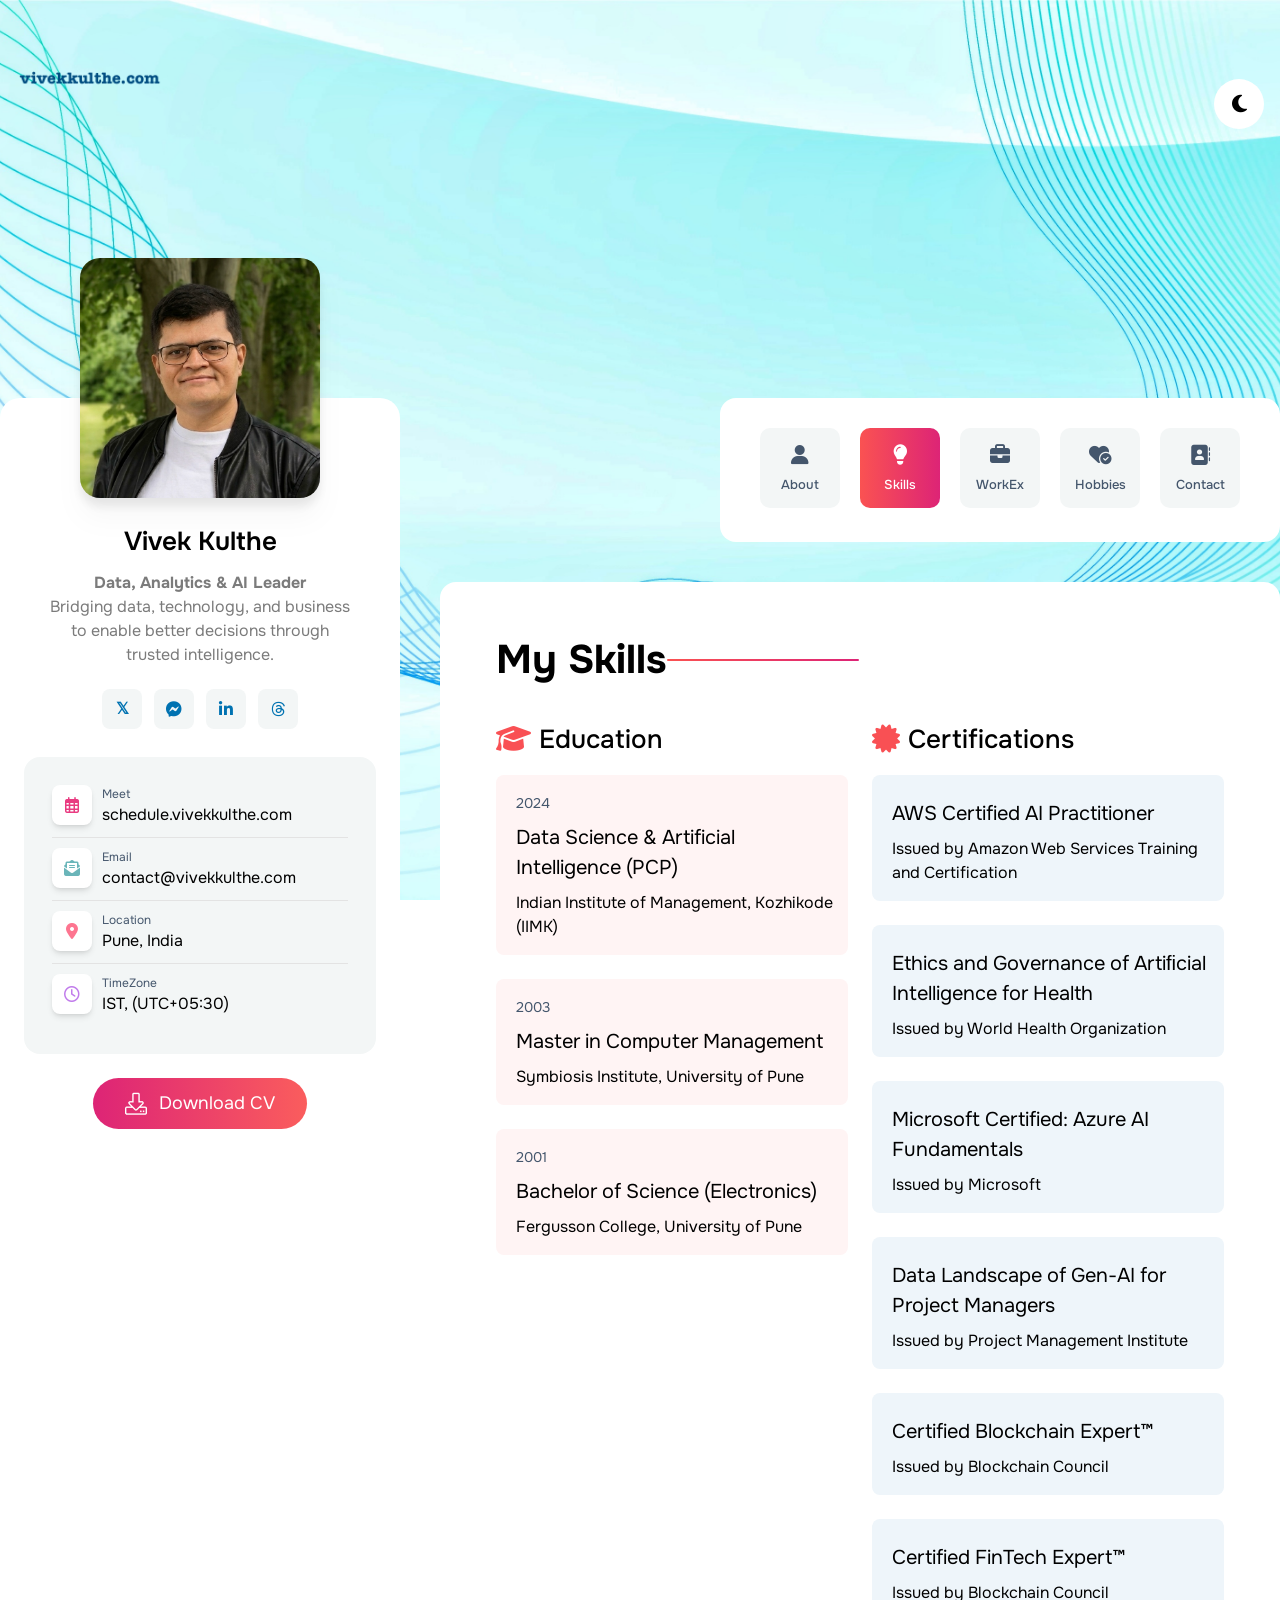
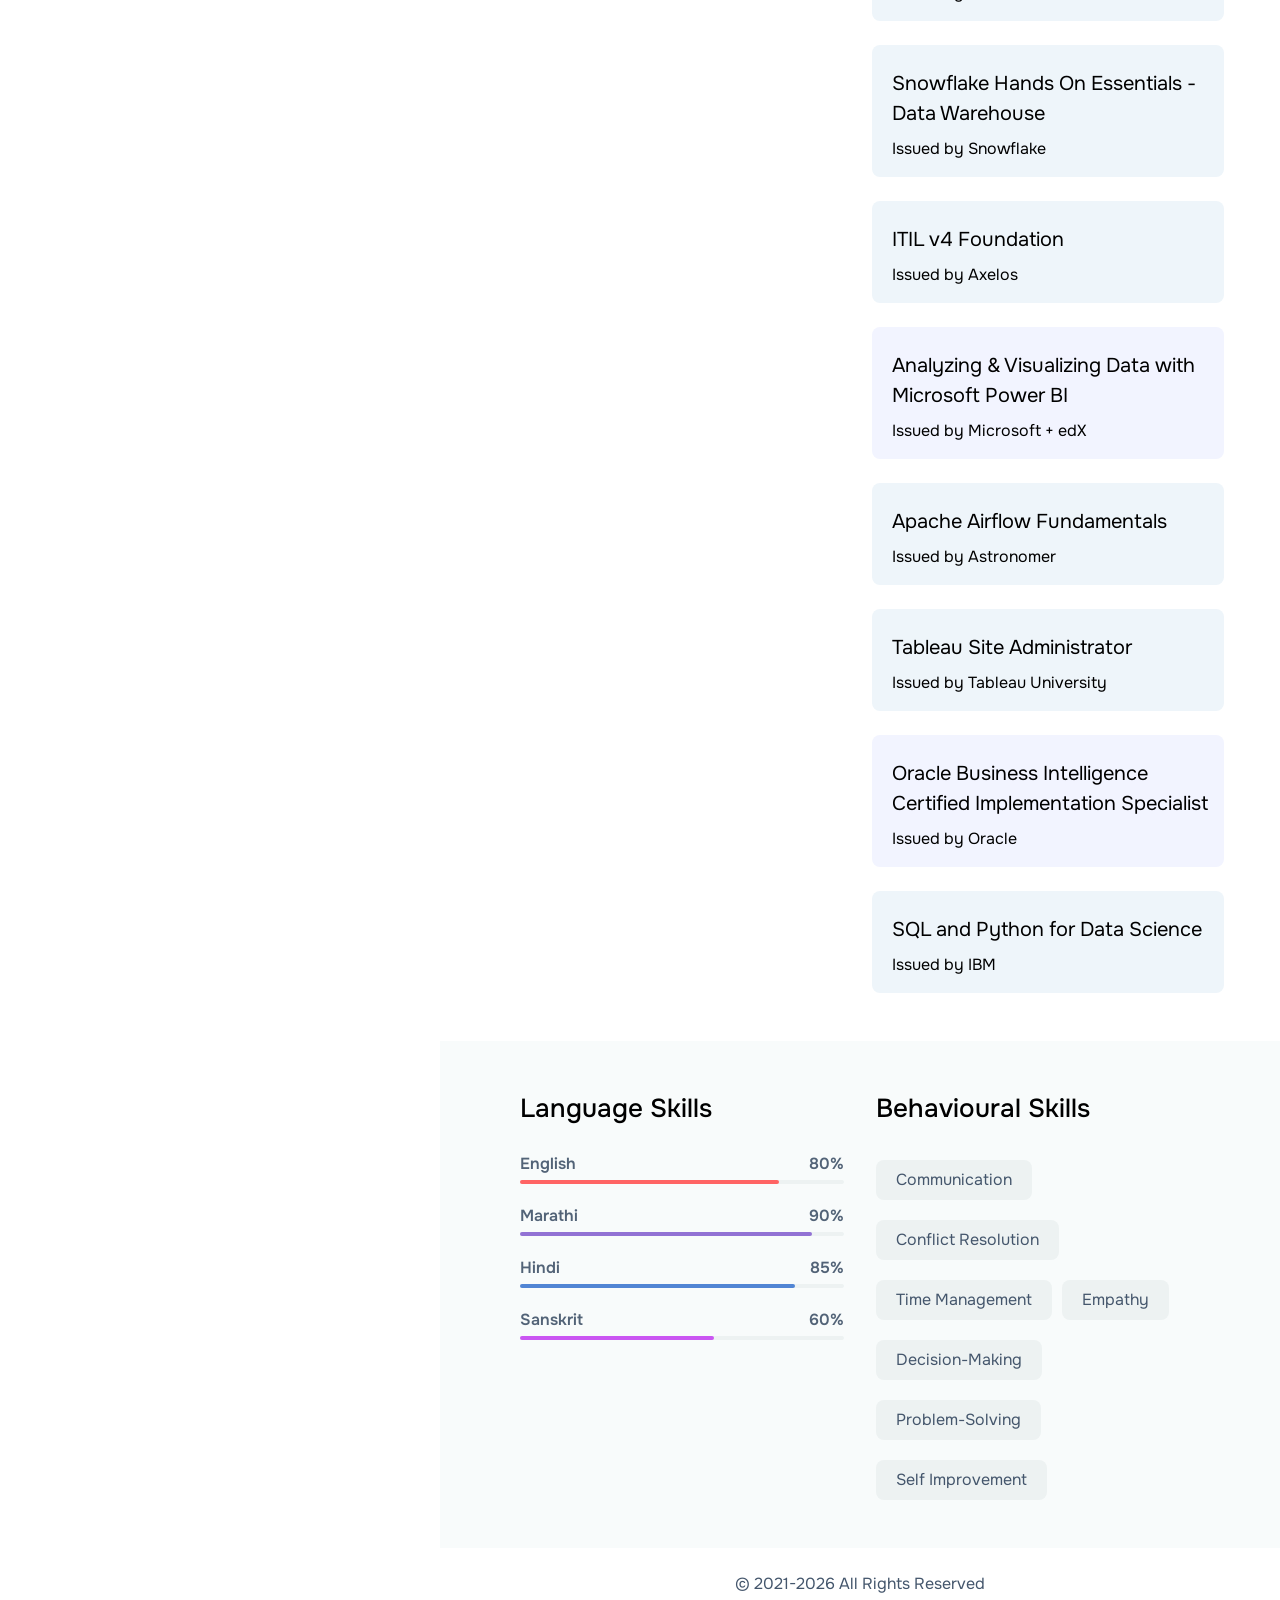
<file: resumeOne copy.html>
<!DOCTYPE html>
<html lang="en">

<head>
        <!-- Google tag (gtag.js) -->
        <script async src="https://www.googletagmanager.com/gtag/js?id=G-Y4G8QSVCS0"></script>
        <script>
          window.dataLayer = window.dataLayer || [];
          function gtag(){dataLayer.push(arguments);}
          gtag('js', new Date());
    
          gtag('config', 'G-Y4G8QSVCS0');
        </script>
    
    
    <meta charset="UTF-8" />
    <meta http-equiv="X-UA-Compatible" content="IE=edge" />
    <meta name="viewport" content="width=device-width, initial-scale=1.0" />
    <link rel="shortcut icon" href="./images/logo/faveicon.svg" type="image/x-icon">
    <title>Skills - Vivek Kulthe </title>
    <!--=== fontaswesome ===-->
    <link rel="stylesheet" href="./assets/fontaswesome/css/all.min.css" />
    <link rel="stylesheet" href="./assets/fontaswesome/css/fontawesome.min.css" />
    <link rel="preconnect" href="https://fonts.googleapis.com" />
    <link rel="preconnect" href="https://fonts.gstatic.com" crossorigin />
    <link
        href="https://fonts.googleapis.com/css2?family=Onest:ital,wght@0,200;0,300;0,400;0,500;0,600;0,700;1,400;1,500;1,600&family=Roboto+Slab:wght@300;400;500;600;700&display=swap"
        rel="stylesheet" />
    <!--=== main css ===-->
    <link rel="stylesheet" href="./css/tailwind.css" />
    <link rel="stylesheet" href="./css/custom.css" />
    <script>
        // On page load or when changing themes, best to add inline in `head` to avoid FOUC
        if (localStorage.getItem("color-theme") === "dark" || (!("color-theme" in localStorage) && window.matchMedia("(prefers-color-scheme: dark)").matches)) {
            document.documentElement.classList.add("dark");
        } else {
            document.documentElement.classList.remove("dark");
        }
    </script>
</head>

<body>

    <!-- PRELOADER -->
    <div id="preloader">
        <div class="loader_line"></div>
    </div>
    <!-- /PRELOADER -->

    <div class="bg-homeBg dark:bg-homeTwoBg-dark min-h-screen bg-no-repeat bg-center bg-cover bg-fixed md:pb-16 w-full">
        <div class="section-bg">
            <div class="w-full flex justify-between px-4">
                <a href="/">
                    <img width="148" height="105" src="./images/logo/logo.png" alt="logo" />
                </a>
                <div class="flex items-center">
                    <!-- dark and light mode toggle -->
                    <button id="theme-toggle" type="button" class="dark-light-btn">
                        <i id="theme-toggle-dark-icon" class="fa-solid text-xl fa-moon hidden"></i>
                        <i id="theme-toggle-light-icon" class="fa-solid fa-sun text-xl hidden"></i>
                    </button>
                    <!-- mobile toggle button -->
                    <button id="menu-toggle" type="button" class="menu-toggle-btn">
                        <i id="menu-toggle-open-icon" class="fa-solid fa-bars text-xl "></i>
                        <i id="menu-toggle-close-icon" class="fa-solid fa-xmark text-xl hidden  "></i>
                    </button>
                </div>
            </div>
        </div>
        <!-- end section-bg -->

        <nav id="navbar" class="hidden lg:hidden">
            <ul
                class="block rounded-b-[20px] shadow-md absolute left-0 top-20 z-[22222222222222] w-full bg-white dark:bg-[#1d1d1d]">
                <li>
                    <a class="mobile-menu-items" href="./aboutOne.html">
                        <span class="mr-2 text-xl">
                            <i class="fa-solid fa-user"></i>
                        </span> About </a>
                </li>
                <li>
                    <a class="mobile-menu-items-active" href="./resumeOne.html">
                        <span class="mr-2 text-xl">
                            <i class="fa-solid fa-lightbulb"></i>
                        </span> Skills </a>
                </li>
                <li>
                    <a class="mobile-menu-items" href="./portfiloOne.html">
                        <span class="mr-2 text-xl">
                            <i class="fas fa-briefcase"></i>
                        </span> WorkEx </a>
                </li>
                <li>
                    <a class="mobile-menu-items" href="./blogOne.html">
                        <span class="mr-2 text-xl">
                            <i class="fa-solid fa-heart-circle-check"></i>
                        </span> Hobbies </a>
                </li>
                <li>
                    <a class="mobile-menu-items" href="./contactOne.html">
                        <span class="mr-2 text-xl">
                            <i class="fa-solid fa-address-book"></i>
                        </span> Contact </a>
                </li>
            </ul>
        </nav>
        <!-- end navbar -->

        <div class="container grid grid-cols-12 md:gap-10 justify-between lg:mt-[220px]">
            <!-- sidber personal info -->
            <div class="col-span-12 lg:col-span-4 hidden lg:block h-screen sticky top-44">
                <div
                    class="w-full mb-6 lg:mb-0 mx-auto relative bg-white text-center dark:bg-[#111111] px-6 rounded-[20px] mt-[180px] md:mt-[220px] lg:mt-0">
                    <!-- profile image -->
                    <img src="./images/about/avatar.png"
                        class="w-[240px] absolute left-[50%] transform -translate-x-[50%] h-[240px] drop-shadow-xl mx-auto rounded-[20px] -mt-[140px]"
                        alt="about avatar" />
                    <div class="pt-[100px] pb-8">
                        <h1 class="mt-6 mb-1 text-[26px] font-semibold dark:text-white"> Vivek Kulthe </h1>
                        <h3
                            class="mb-4 text-[#7B7B7B] inline-block dark:bg-[#1D1D1D] px-5 py-1.5 rounded-lg dark:text-[#A6A6A6]">
                            <b>Data, Analytics & AI Leader</b><br> Bridging data, technology, and business to enable better decisions through trusted intelligence.</h3>
                            <div class="flex justify-center space-x-3">
                                
                                <!-- twitter icon and link -->
                                <a href="https://twitter.com/intent/tweet?screen_name=vivekkulthe" target="_blank" rel="noopener noreferrer">
                                    <span class="socialbtn text-[#0072b1]">
                                        <b>𝕏</b><!-- <i class="fa-brands fa-twitter"></i> -->
                                    </span>
                                </a>
                                <!-- dribbble icon and link -->
                                <a href="https://www.messenger.com/t/100075102113642" target="_blank" rel="noopener noreferrer">
                                    <span class="socialbtn text-[#0072b1]">
                                        <i class="fa-brands fa-facebook-messenger"></i>
                                    </span>
                                </a>
                                <!-- linkedin icon and link -->
                                <a href="https://www.linkedin.com/in/vivekkulthe/" target="_blank" rel="noopener noreferrer">
                                    <span class="socialbtn text-[#0072b1]">
                                        <i class="fa-brands fa-linkedin-in"></i>
                                    </span>
                                </a>
                                <!-- facebook icon and link -->
                                <a href="https://www.threads.net/@vivek.kulthe" target="_blank" rel="noopener noreferrer">
                                    <span class="socialbtn text-[#0072b1]">
                                        <i class="fa-brands fa-threads"></i>
                                    </span>
                                </a>
                            </div>

                        <div class="p-7 rounded-2xl mt-7 bg-[#F3F6F6] dark:bg-[#1D1D1D]">
                            <div class="flex border-b border-[#E3E3E3] dark:border-[#3D3A3A] pb-2.5">
                                <span class="socialbtn bg-white dark:bg-black text-[#E93B81] shadow-md">
                                    <i class="fa-regular fa-calendar-days"></i>
                                </span>
                                <div class="text-left ml-2.5">
                                    <p class="text-xs text-[#44566C] dark:text-[#A6A6A6]"> Meet </p>
                                    <p class="dark:text-white">schedule.vivekkulthe.com</p>
                                </div>
                            </div>
                            <div class="flex border-b border-[#E3E3E3] dark:border-[#3D3A3A] py-2.5">
                                <span class="socialbtn bg-white dark:bg-black text-[#6AB5B9] shadow-md">
                                    <i class="fa-solid fa-envelope-open-text"></i>
                                </span>
                                <div class="text-left ml-2.5">
                                    <p class="text-xs text-[#44566C] dark:text-[#A6A6A6]"> Email </p>
                                    <p class="dark:text-white">contact@vivekkulthe.com</p>
                                </div>
                            </div>
                            <div class="flex border-b border-[#E3E3E3] dark:border-[#3D3A3A] py-2.5">
                                <span class="socialbtn bg-white dark:bg-black text-[#FD7590] shadow-md">
                                    <i class="fa-solid fa-location-dot"></i>
                                </span>
                                <div class="text-left ml-2.5">
                                    <p class="text-xs text-[#44566C] dark:text-[#A6A6A6]"> Location </p>
                                    <p class="dark:text-white">Pune, India</p>
                                </div>
                            </div>
                            <div class="flex py-2.5">
                                <span class="socialbtn bg-white dark:bg-black text-[#C17CEB] shadow-md">
                                    <i class="fa-regular fa-clock"></i>
                                </span>
                                <div class="text-left ml-2.5">
                                    <p class="text-xs text-[#44566C] dark:text-[#A6A6A6]"> TimeZone </p>
                                    <p class="dark:text-white">IST, (UTC+05:30)</p>
                                </div>
                            </div>
                        </div>

                        <!-- dowanload button -->
                        <a href="https://cv.vivekkulthe.com">
                        <button class="dowanload-btn">
                            <img class="mr-3" src="./images/icons/dowanload.png" alt="icon" /> Download CV </button></a>
                    </div>
                </div>
            </div>
            <!-- sidber info end -->

            <div class="col-span-12 lg:col-span-8">
                <header
                    class="lg:w-[560px] h-[144px] hidden lg:block p-[30px] ml-auto mb-10 rounded-[16px] bg-white dark:bg-[#111111]">
                    <nav class="hidden lg:block">
                        <nav class="hidden lg:block">
                            <ul class="flex">
                                <li> <a class="menu-item" href="./aboutOne.html">
                                    <span class="text-xl mb-1">
                                        <i class="fa-solid fa-user"></i>
                                    </span> About </a></li>
                            <li> <a class="menu-active" href="./resumeOne.html">
                                    <span class="text-xl mb-1">
                                        <i class="fa-solid fa-lightbulb"></i>
                                    </span> Skills </a></li>
                            <li> <a class="menu-item" href="./portfiloOne.html">
                                    <span class="text-xl mb-1">
                                        <i class="fas fa-briefcase"></i>
                                    </span> WorkEx </a></li>
                            <li><a class="menu-item" href="./blogOne.html">
                                    <span class="text-xl mb-1">
                                        <i class="fa-solid fa-heart-circle-check"></i>
                                    </span> Hobbies </a></li>
                            <li> <a class="menu-item" href="./contactOne.html">
                                    <span class="text-xl mb-1">
                                        <i class="fa-solid fa-address-book"></i>
                                    </span> Contact </a></li>
                            </ul>
                        </nav>
                    </nav>
                </header>

                <div>
                    <!-- resume section start -->
                    <div class="bg-white lg:rounded-2xl dark:bg-[#111111]">
                        <div class="container sm:px-5 md:px-10 lg:px-14">
                            <div class="py-12 px-4 md:px-0">
                                <!-- resume page title -->
                                <h2 class="after-effect after:left-150">My Skills</h2>
                                <div class="grid grid-cols-1 md:grid-cols-2 lg:grid-cols-2 gap-x-6 gap-y-6 mt-[30px]">
                                    <!-- eductation start -->
                                    <div>
                                        <div class="flex items-center space-x-2 mb-4">
                                            <i class="fa-solid text-6xl text-[#F95054] fa-graduation-cap"></i>
                                            <h4 class="text-5xl dark:text-white font-medium"> Education </h4>
                                        </div>
                                        <div
                                            class="bg-[#fff4f4] dark:bg-transparent py-4 pl-5 pr-3 space-y-2 mb-6 rounded-lg dark:border-[#212425] dark:border-2">
                                            <span class="text-tiny text-gray-lite dark:text-[#b7b7b7]">2024</span>
                                            <h3 class="text-xl dark:text-white"> Data Science & Artificial Intelligence (PCP)</h3>
                                            <p class="dark:text-[#b7b7b7]"> Indian Institute of Management, Kozhikode (IIMK)</p>
                                        </div>
                                        <div
                                            class="bg-[#fff4f4] dark:bg-transparent py-4 pl-5 pr-3 space-y-2 mb-6 rounded-lg dark:border-[#212425] dark:border-2">
                                            <span class="text-tiny text-gray-lite dark:text-[#b7b7b7]">2003</span>
                                            <h3 class="text-xl dark:text-white"> Master in Computer Management </h3>
                                            <p class="dark:text-[#b7b7b7]"> Symbiosis Institute, University of Pune</p>
                                        </div>
                                        <div
                                            class="py-4 pl-5 bg-[#fff4f4] dark:bg-transparent pr-3 space-y-2 rounded-lg dark:border-[#212425] dark:border-2">
                                            <span class="text-tiny text-gray-lite dark:text-[#b7b7b7]">2001</span>
                                            <h3 class="text-xl dark:text-white">Bachelor of Science (Electronics)</h3>
                                            <p class="dark:text-[#b7b7b7]"> Fergusson College, University of Pune </p>
                                        </div>
                                    </div>
                                    <!-- eductation end -->


                                    <!-- experiment start -->
                                    <div>
                                        <div class="flex items-center space-x-2 mb-4">
                                            <i class="fa-solid text-6xl text-[#F95054] fa-certificate"></i>
                                            <h4 class="text-5xl dark:text-white font-medium"> Certifications </h4>
                                        </div>
                                        <div
                                            class="py-4 pl-5 pr-3 space-y-2 mb-6 rounded-lg bg-[#eef5fa] dark:bg-transparent dark:border-[#212425] dark:border-2">
                                            <span class="text-tiny text-gray-lite dark:text-[#b7b7b7]"></span>
                                            <h3 class="text-xl dark:text-white"> AWS Certified AI Practitioner </h3>
                                            <p class="dark:text-[#b7b7b7]"> Issued by Amazon Web Services Training and Certification </p>
                                        </div>
                                        <div
                                            class="py-4 pl-5 pr-3 space-y-2 mb-6 rounded-lg bg-[#eef5fa] dark:bg-transparent dark:border-[#212425] dark:border-2">
                                            <span class="text-tiny text-gray-lite dark:text-[#b7b7b7]"></span>
                                            <h3 class="text-xl dark:text-white"> Ethics and Governance of Artiﬁcial Intelligence for Health </h3>
                                            <p class="dark:text-[#b7b7b7]"> Issued by World Health Organization </p>
                                        </div>
                                        <div
                                            class="py-4 pl-5 pr-3 space-y-2 mb-6 rounded-lg bg-[#eef5fa] dark:bg-transparent dark:border-[#212425] dark:border-2">
                                            <span class="text-tiny text-gray-lite dark:text-[#b7b7b7]"></span>
                                            <h3 class="text-xl dark:text-white"> Microsoft Certified: Azure AI Fundamentals </h3>
                                            <p class="dark:text-[#b7b7b7]"> Issued by Microsoft </p>
                                        </div>
                                        <div
                                            class="py-4 pl-5 pr-3 space-y-2 mb-6 rounded-lg bg-[#eef5fa] dark:bg-transparent dark:border-[#212425] dark:border-2">
                                            <span class="text-tiny text-gray-lite dark:text-[#b7b7b7]"></span>
                                            <h3 class="text-xl dark:text-white"> Data Landscape of Gen-AI for Project Managers </h3>
                                            <p class="dark:text-[#b7b7b7]"> Issued by Project Management Institute </p>
                                        </div>
                                        <div
                                            class="py-4 pl-5 pr-3 space-y-2 mb-6 rounded-lg bg-[#eef5fa] dark:bg-transparent dark:border-[#212425] dark:border-2">
                                            <span class="text-tiny text-gray-lite dark:text-[#b7b7b7]"></span>
                                            <h3 class="text-xl dark:text-white"> Certified Blockchain Expert™ </h3>
                                            <p class="dark:text-[#b7b7b7]"> Issued by Blockchain Council </p>
                                        </div>
                                        <div
                                            class="py-4 pl-5 pr-3 space-y-2 mb-6 rounded-lg bg-[#eef5fa] dark:bg-transparent dark:border-[#212425] dark:border-2">
                                            <span class="text-tiny text-gray-lite dark:text-[#b7b7b7]"></span>
                                            <h3 class="text-xl dark:text-white"> Certified FinTech Expert™ </h3>
                                            <p class="dark:text-[#b7b7b7]"> Issued by Blockchain Council </p>
                                        </div>
                                        <div
                                            class="py-4 pl-5 pr-3 space-y-2 mb-6 rounded-lg bg-[#eef5fa] dark:bg-transparent dark:border-[#212425] dark:border-2">
                                            <span class="text-tiny text-gray-lite dark:text-[#b7b7b7]"></span>
                                            <h3 class="text-xl dark:text-white"> Snowflake Hands On Essentials - Data Warehouse </h3>
                                            <p class="dark:text-[#b7b7b7]"> Issued by Snowflake </p>
                                        </div>
                                        <div
                                            class="py-4 pl-5 pr-3 space-y-2 mb-6 rounded-lg bg-[#eef5fa] dark:bg-transparent dark:border-[#212425] dark:border-2">
                                            <span class="text-tiny text-gray-lite dark:text-[#b7b7b7]"></span>
                                            <h3 class="text-xl dark:text-white"> ITIL v4 Foundation </h3>
                                            <p class="dark:text-[#b7b7b7]"> Issued by Axelos </p>
                                        </div>
                                        <div
                                            class="bg-[#f2f4ff] dark:bg-transparent py-4 pl-5 pr-3 space-y-2 rounded-lg mb-6 dark:border-[#212425] dark:border-2">
                                            <span class="text-tiny text-gray-lite dark:text-[#b7b7b7]"></span>
                                            <h3 class="text-xl dark:text-white"> Analyzing & Visualizing Data with Microsoft Power BI </h3>
                                            <p class="dark:text-[#b7b7b7]">Issued by Microsoft + edX</p>
                                        </div>
                                        <div
                                            class="py-4 bg-[#eef5fa] dark:bg-transparent pl-5 pr-3 space-y-2 rounded-lg dark:border-[#212425] dark:border-2">
                                            <span class="text-tiny text-gray-lite dark:text-[#b7b7b7]"></span>
                                            <h3 class="text-xl dark:text-white">Apache Airflow Fundamentals</h3>
                                            <p class="dark:text-[#b7b7b7]">Issued by Astronomer</p>
                                        </div>
                                        </br>
                                        <div
                                            class="py-4 pl-5 pr-3 space-y-2 mb-6 rounded-lg bg-[#eef5fa] dark:bg-transparent dark:border-[#212425] dark:border-2">
                                            <span class="text-tiny text-gray-lite dark:text-[#b7b7b7]"></span>
                                            <h3 class="text-xl dark:text-white">Tableau Site Administrator</h3>
                                            <p class="dark:text-[#b7b7b7]">Issued by Tableau University </p>
                                        </div>
                                        <div
                                            class="bg-[#f2f4ff] dark:bg-transparent py-4 pl-5 pr-3 space-y-2 rounded-lg mb-6 dark:border-[#212425] dark:border-2">
                                            <span class="text-tiny text-gray-lite dark:text-[#b7b7b7]"></span>
                                            <h3 class="text-xl dark:text-white">Oracle Business Intelligence Certified Implementation Specialist</h3>
                                            <p class="dark:text-[#b7b7b7]">Issued by Oracle</p>
                                        </div>
                                        <div
                                            class="py-4 bg-[#eef5fa] dark:bg-transparent pl-5 pr-3 space-y-2 rounded-lg dark:border-[#212425] dark:border-2">
                                            <span class="text-tiny text-gray-lite dark:text-[#b7b7b7]"></span>
                                            <h3 class="text-xl dark:text-white">SQL and Python for Data Science</h3>
                                            <p class="dark:text-[#b7b7b7]">Issued by IBM</p>
                                        </div>
                                    </div>
                                    <!-- experiment start -->
                                </div>
                            </div>
                        </div>


                        <!-- working section start -->
                        <div class="container bg-color-810 dark:bg-[#0D0D0D] py-12 px-2 sm:px-5 md:px-10 lg:px-20">
                            <div class="grid grid-cols-1 md:grid-cols-2 gap-8">
                                <div class="col-span-1">
                                    <h4 class="text-5xl dark:text-white font-medium mb-6"> Language Skills </h4>
                                    <div class="mb-5">
                                        <div class="flex justify-between mb-1">
                                            <span class=" font-semibold text-[#526377] dark:text-[#A6A6A6]">English</span>
                                            <span class=" font-semibold text-[#526377] dark:text-[#A6A6A6">80%</span>
                                        </div>
                                        <div class="w-full bg-[#edf2f2] rounded-full h-1 dark:bg-[#1c1c1c]">
                                            <div class="bg-[#FF6464] h-1 rounded-full" style="width: 80%"></div>
                                        </div>
                                    </div>

                                    <div class="mb-5">
                                        <div class="flex justify-between mb-1">
                                            <span class=" font-semibold text-[#526377] dark:text-[#A6A6A6]">Marathi
                                                </span>
                                            <span class=" font-semibold text-[#526377] dark:text-[#A6A6A6">90%</span>
                                        </div>
                                        <div class="w-full bg-[#edf2f2] rounded-full h-1 dark:bg-[#1c1c1c]">
                                            <div class="bg-[#9272d4] h-1 rounded-full" style="width: 90%"></div>
                                        </div>
                                    </div>

                                    <div class="mb-5">
                                        <div class="flex justify-between mb-1">
                                            <span
                                                class=" font-semibold text-[#526377] dark:text-[#A6A6A6]">Hindi</span>
                                            <span class=" font-semibold text-[#526377] dark:text-[#A6A6A6">85%</span>
                                        </div>
                                        <div class="w-full bg-[#edf2f2] rounded-full h-1 dark:bg-[#1c1c1c]">
                                            <div class="bg-[#5185d4] h-1 rounded-full" style="width: 85%"></div>
                                        </div>
                                    </div>

                                    <div class="mb-5">
                                        <div class="flex justify-between mb-1">
                                            <span
                                                class=" font-semibold text-[#526377] dark:text-[#A6A6A6]">Sanskrit</span>
                                            <span class=" font-semibold text-[#526377] dark:text-[#A6A6A6">60%</span>
                                        </div>
                                        <div class="w-full bg-[#edf2f2] rounded-full h-1 dark:bg-[#1c1c1c]">
                                            <div class="bg-[#ca56f2] h-1 rounded-full" style="width: 60%"></div>
                                        </div>
                                    </div>

                                </div>

                                <div class="col-span-1">
                                    <h4 class="text-5xl dark:text-white font-medium mb-8"> Behavioural Skills </h4>
                                    <div class="flex gap-y-5 gap-x-2.5 flex-wrap">
                                        <button class="resume-btn">Communication</button>
                                        <button class="resume-btn">Conflict Resolution </button>
                                        <button class="resume-btn">Time Management</button>
                                        <button class="resume-btn">Empathy</button>
                                        <button class="resume-btn">Decision-Making</button>
                                        <button class="resume-btn">Problem-Solving</button>
                                        <button class="resume-btn">Self Improvement</button>
                                    </div>
                                </div>
                            </div>
                        </div>
                        <!-- working section end -->

                        <!-- footer start -->
                        <footer class="overflow-hidden rounded-b-2xl" style="background: transparent;">
                            <p class="text-center py-6 text-gray-lite dark:text-color-910"> © 2021-<script>document.write(/\d{4}/.exec(Date())[0])</script> All Rights Reserved</p>
                        </footer>
                        <!-- footer end -->
                    </div>
                    <!-- resume section start -->
                </div>
            </div>
        </div>
    </div>

    <!--==== js =====-->
    <script src="./js/vendor/jquary.min.js"></script>
    <!-- main js -->
    <script src="./js/main.js"></script>
</body>

</html>
</file>
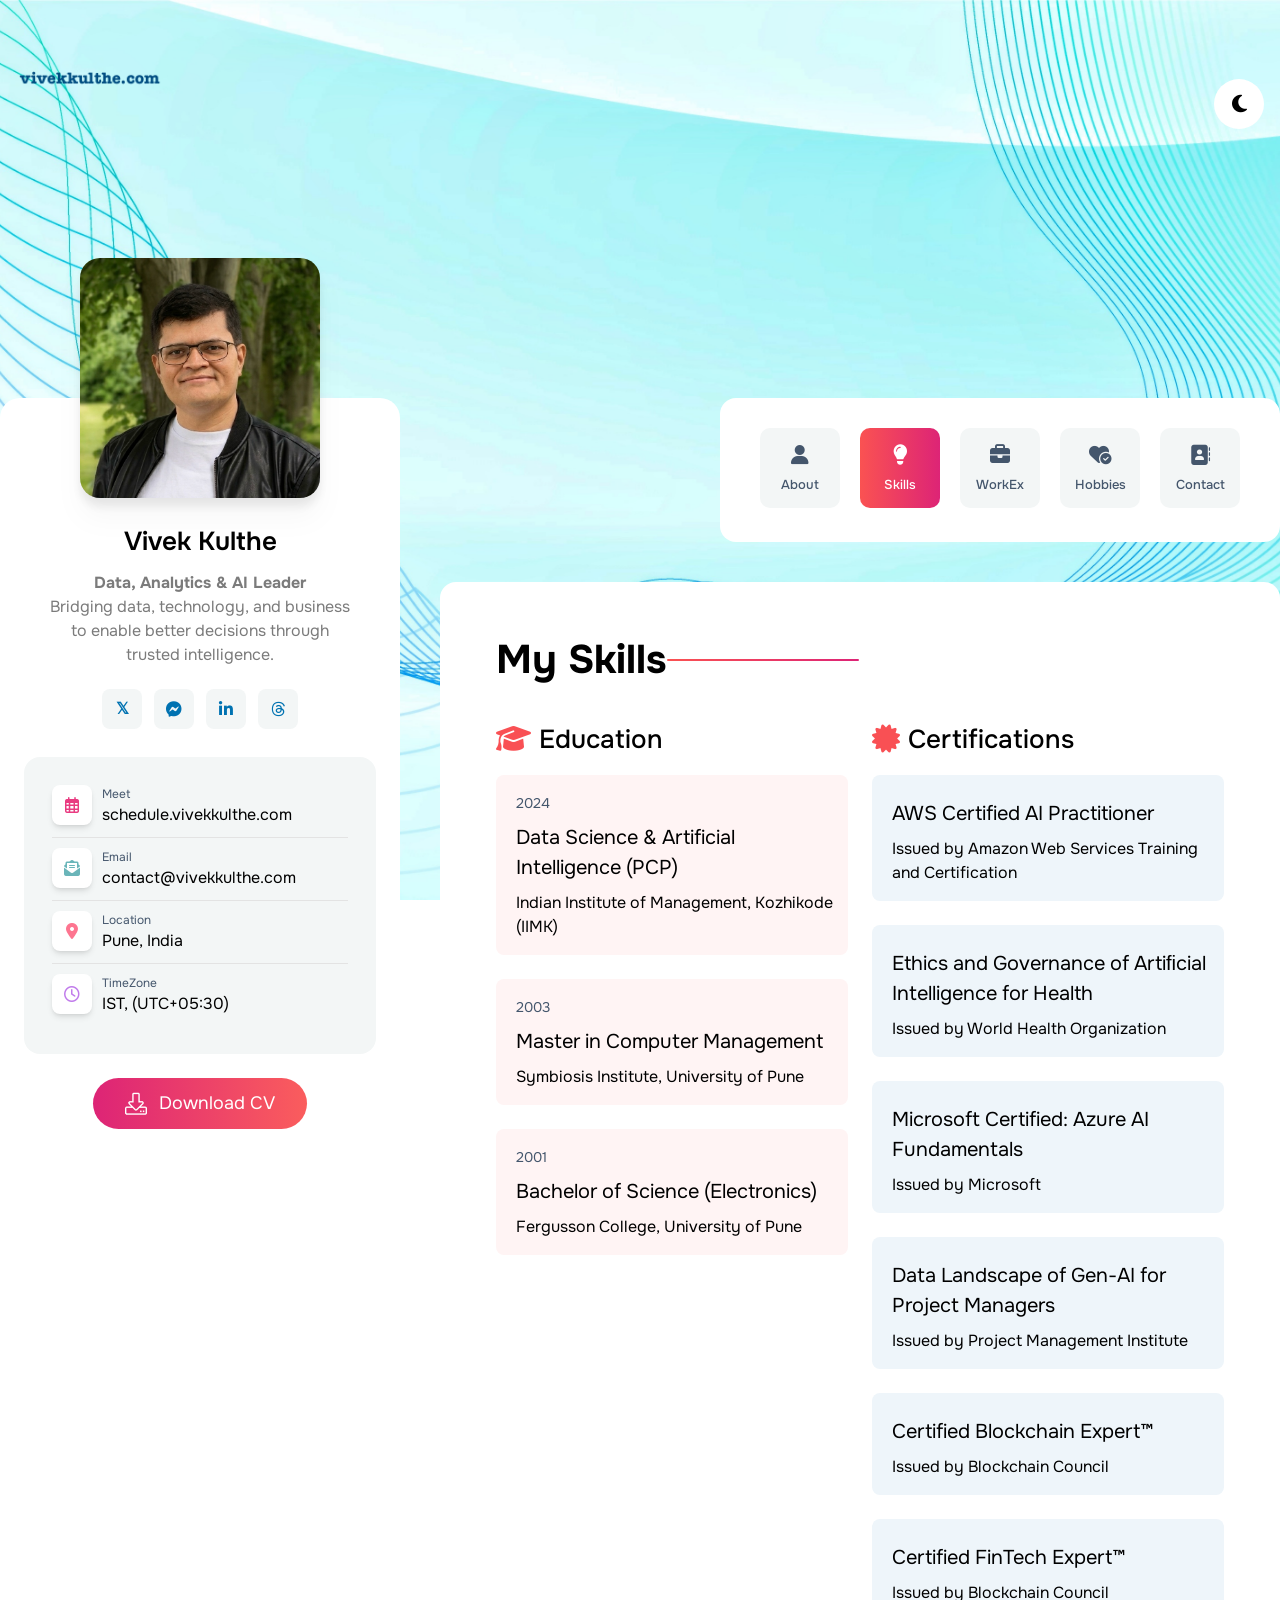
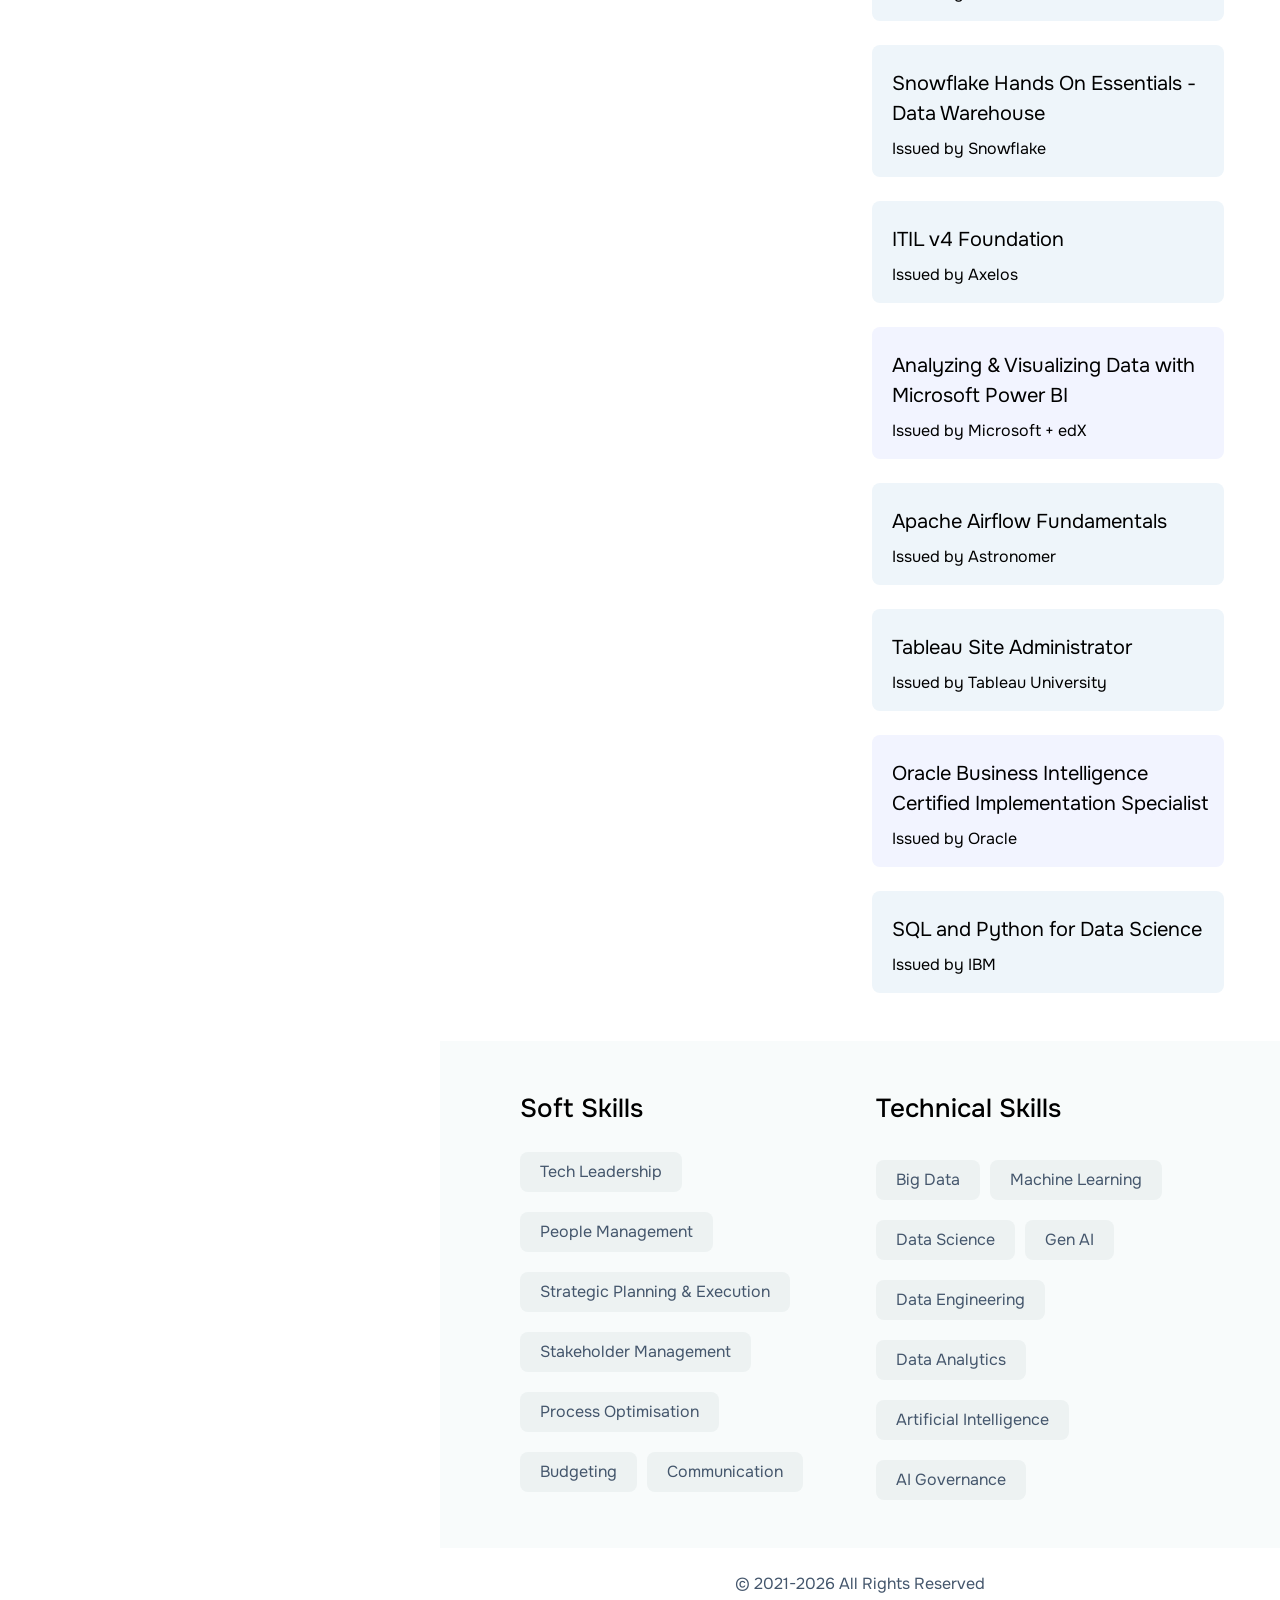
<file: resumeOne.html>
<!DOCTYPE html>
<html lang="en">

<head>
        <!-- Google tag (gtag.js) -->
        <script async src="https://www.googletagmanager.com/gtag/js?id=G-Y4G8QSVCS0"></script>
        <script>
          window.dataLayer = window.dataLayer || [];
          function gtag(){dataLayer.push(arguments);}
          gtag('js', new Date());
    
          gtag('config', 'G-Y4G8QSVCS0');
        </script>
    
    
    <meta charset="UTF-8" />
    <meta http-equiv="X-UA-Compatible" content="IE=edge" />
    <meta name="viewport" content="width=device-width, initial-scale=1.0" />
    <link rel="shortcut icon" href="./images/logo/faveicon.svg" type="image/x-icon">
    <title>Skills - Vivek Kulthe </title>
    <!--=== fontaswesome ===-->
    <link rel="stylesheet" href="./assets/fontaswesome/css/all.min.css" />
    <link rel="stylesheet" href="./assets/fontaswesome/css/fontawesome.min.css" />
    <link rel="preconnect" href="https://fonts.googleapis.com" />
    <link rel="preconnect" href="https://fonts.gstatic.com" crossorigin />
    <link
        href="https://fonts.googleapis.com/css2?family=Onest:ital,wght@0,200;0,300;0,400;0,500;0,600;0,700;1,400;1,500;1,600&family=Roboto+Slab:wght@300;400;500;600;700&display=swap"
        rel="stylesheet" />
    <!--=== main css ===-->
    <link rel="stylesheet" href="./css/tailwind.css" />
    <link rel="stylesheet" href="./css/custom.css" />
    <script>
        // On page load or when changing themes, best to add inline in `head` to avoid FOUC
        if (localStorage.getItem("color-theme") === "dark" || (!("color-theme" in localStorage) && window.matchMedia("(prefers-color-scheme: dark)").matches)) {
            document.documentElement.classList.add("dark");
        } else {
            document.documentElement.classList.remove("dark");
        }
    </script>
</head>

<body>

    <!-- PRELOADER -->
    <div id="preloader">
        <div class="loader_line"></div>
    </div>
    <!-- /PRELOADER -->

    <div class="bg-homeBg dark:bg-homeTwoBg-dark min-h-screen bg-no-repeat bg-center bg-cover bg-fixed md:pb-16 w-full">
        <div class="section-bg">
            <div class="w-full flex justify-between px-4">
                <a href="/">
                    <img width="148" height="105" src="./images/logo/logo.png" alt="logo" />
                </a>
                <div class="flex items-center">
                    <!-- dark and light mode toggle -->
                    <button id="theme-toggle" type="button" class="dark-light-btn">
                        <i id="theme-toggle-dark-icon" class="fa-solid text-xl fa-moon hidden"></i>
                        <i id="theme-toggle-light-icon" class="fa-solid fa-sun text-xl hidden"></i>
                    </button>
                    <!-- mobile toggle button -->
                    <button id="menu-toggle" type="button" class="menu-toggle-btn">
                        <i id="menu-toggle-open-icon" class="fa-solid fa-bars text-xl "></i>
                        <i id="menu-toggle-close-icon" class="fa-solid fa-xmark text-xl hidden  "></i>
                    </button>
                </div>
            </div>
        </div>
        <!-- end section-bg -->

        <nav id="navbar" class="hidden lg:hidden">
            <ul
                class="block rounded-b-[20px] shadow-md absolute left-0 top-20 z-[22222222222222] w-full bg-white dark:bg-[#1d1d1d]">
                <li>
                    <a class="mobile-menu-items" href="./aboutOne.html">
                        <span class="mr-2 text-xl">
                            <i class="fa-solid fa-user"></i>
                        </span> About </a>
                </li>
                <li>
                    <a class="mobile-menu-items-active" href="./resumeOne.html">
                        <span class="mr-2 text-xl">
                            <i class="fa-solid fa-lightbulb"></i>
                        </span> Skills </a>
                </li>
                <li>
                    <a class="mobile-menu-items" href="./portfiloOne.html">
                        <span class="mr-2 text-xl">
                            <i class="fas fa-briefcase"></i>
                        </span> WorkEx </a>
                </li>
                <li>
                    <a class="mobile-menu-items" href="./blogOne.html">
                        <span class="mr-2 text-xl">
                            <i class="fa-solid fa-heart-circle-check"></i>
                        </span> Hobbies </a>
                </li>
                <li>
                    <a class="mobile-menu-items" href="./contactOne.html">
                        <span class="mr-2 text-xl">
                            <i class="fa-solid fa-address-book"></i>
                        </span> Contact </a>
                </li>
            </ul>
        </nav>
        <!-- end navbar -->

        <div class="container grid grid-cols-12 md:gap-10 justify-between lg:mt-[220px]">
            <!-- sidber personal info -->
            <div class="col-span-12 lg:col-span-4 hidden lg:block h-screen sticky top-44">
                <div
                    class="w-full mb-6 lg:mb-0 mx-auto relative bg-white text-center dark:bg-[#111111] px-6 rounded-[20px] mt-[180px] md:mt-[220px] lg:mt-0">
                    <!-- profile image -->
                    <img src="./images/about/avatar.png"
                        class="w-[240px] absolute left-[50%] transform -translate-x-[50%] h-[240px] drop-shadow-xl mx-auto rounded-[20px] -mt-[140px]"
                        alt="about avatar" />
                    <div class="pt-[100px] pb-8">
                        <h1 class="mt-6 mb-1 text-[26px] font-semibold dark:text-white"> Vivek Kulthe </h1>
                        <h3
                            class="mb-4 text-[#7B7B7B] inline-block dark:bg-[#1D1D1D] px-5 py-1.5 rounded-lg dark:text-[#A6A6A6]">
                            <b>Data, Analytics & AI Leader</b><br> Bridging data, technology, and business to enable better decisions through trusted intelligence.</h3>
                            <div class="flex justify-center space-x-3">
                                
                                <!-- twitter icon and link -->
                                <a href="https://twitter.com/intent/tweet?screen_name=vivekkulthe" target="_blank" rel="noopener noreferrer">
                                    <span class="socialbtn text-[#0072b1]">
                                        <b>𝕏</b><!-- <i class="fa-brands fa-twitter"></i> -->
                                    </span>
                                </a>
                                <!-- dribbble icon and link -->
                                <a href="https://www.messenger.com/t/100075102113642" target="_blank" rel="noopener noreferrer">
                                    <span class="socialbtn text-[#0072b1]">
                                        <i class="fa-brands fa-facebook-messenger"></i>
                                    </span>
                                </a>
                                <!-- linkedin icon and link -->
                                <a href="https://www.linkedin.com/in/vivekkulthe/" target="_blank" rel="noopener noreferrer">
                                    <span class="socialbtn text-[#0072b1]">
                                        <i class="fa-brands fa-linkedin-in"></i>
                                    </span>
                                </a>
                                <!-- facebook icon and link -->
                                <a href="https://www.threads.net/@vivek.kulthe" target="_blank" rel="noopener noreferrer">
                                    <span class="socialbtn text-[#0072b1]">
                                        <i class="fa-brands fa-threads"></i>
                                    </span>
                                </a>
                            </div>

                        <div class="p-7 rounded-2xl mt-7 bg-[#F3F6F6] dark:bg-[#1D1D1D]">
                            <div class="flex border-b border-[#E3E3E3] dark:border-[#3D3A3A] pb-2.5">
                                <span class="socialbtn bg-white dark:bg-black text-[#E93B81] shadow-md">
                                    <i class="fa-regular fa-calendar-days"></i>
                                </span>
                                <div class="text-left ml-2.5">
                                    <p class="text-xs text-[#44566C] dark:text-[#A6A6A6]"> Meet </p>
                                    <p class="dark:text-white">schedule.vivekkulthe.com</p>
                                </div>
                            </div>
                            <div class="flex border-b border-[#E3E3E3] dark:border-[#3D3A3A] py-2.5">
                                <span class="socialbtn bg-white dark:bg-black text-[#6AB5B9] shadow-md">
                                    <i class="fa-solid fa-envelope-open-text"></i>
                                </span>
                                <div class="text-left ml-2.5">
                                    <p class="text-xs text-[#44566C] dark:text-[#A6A6A6]"> Email </p>
                                    <p class="dark:text-white">contact@vivekkulthe.com</p>
                                </div>
                            </div>
                            <div class="flex border-b border-[#E3E3E3] dark:border-[#3D3A3A] py-2.5">
                                <span class="socialbtn bg-white dark:bg-black text-[#FD7590] shadow-md">
                                    <i class="fa-solid fa-location-dot"></i>
                                </span>
                                <div class="text-left ml-2.5">
                                    <p class="text-xs text-[#44566C] dark:text-[#A6A6A6]"> Location </p>
                                    <p class="dark:text-white">Pune, India</p>
                                </div>
                            </div>
                            <div class="flex py-2.5">
                                <span class="socialbtn bg-white dark:bg-black text-[#C17CEB] shadow-md">
                                    <i class="fa-regular fa-clock"></i>
                                </span>
                                <div class="text-left ml-2.5">
                                    <p class="text-xs text-[#44566C] dark:text-[#A6A6A6]"> TimeZone </p>
                                    <p class="dark:text-white">IST, (UTC+05:30)</p>
                                </div>
                            </div>
                        </div>

                        <!-- dowanload button -->
                        <a href="https://cv.vivekkulthe.com">
                        <button class="dowanload-btn">
                            <img class="mr-3" src="./images/icons/dowanload.png" alt="icon" /> Download CV </button></a>
                    </div>
                </div>
            </div>
            <!-- sidber info end -->

            <div class="col-span-12 lg:col-span-8">
                <header
                    class="lg:w-[560px] h-[144px] hidden lg:block p-[30px] ml-auto mb-10 rounded-[16px] bg-white dark:bg-[#111111]">
                    <nav class="hidden lg:block">
                        <nav class="hidden lg:block">
                            <ul class="flex">
                                <li> <a class="menu-item" href="./aboutOne.html">
                                    <span class="text-xl mb-1">
                                        <i class="fa-solid fa-user"></i>
                                    </span> About </a></li>
                            <li> <a class="menu-active" href="./resumeOne.html">
                                    <span class="text-xl mb-1">
                                        <i class="fa-solid fa-lightbulb"></i>
                                    </span> Skills </a></li>
                            <li> <a class="menu-item" href="./portfiloOne.html">
                                    <span class="text-xl mb-1">
                                        <i class="fas fa-briefcase"></i>
                                    </span> WorkEx </a></li>
                            <li><a class="menu-item" href="./blogOne.html">
                                    <span class="text-xl mb-1">
                                        <i class="fa-solid fa-heart-circle-check"></i>
                                    </span> Hobbies </a></li>
                            <li> <a class="menu-item" href="./contactOne.html">
                                    <span class="text-xl mb-1">
                                        <i class="fa-solid fa-address-book"></i>
                                    </span> Contact </a></li>
                            </ul>
                        </nav>
                    </nav>
                </header>

                <div>
                    <!-- resume section start -->
                    <div class="bg-white lg:rounded-2xl dark:bg-[#111111]">
                        <div class="container sm:px-5 md:px-10 lg:px-14">
                            <div class="py-12 px-4 md:px-0">
                                <!-- resume page title -->
                                <h2 class="after-effect after:left-150">My Skills</h2>
                                <div class="grid grid-cols-1 md:grid-cols-2 lg:grid-cols-2 gap-x-6 gap-y-6 mt-[30px]">
                                    <!-- eductation start -->
                                    <div>
                                        <div class="flex items-center space-x-2 mb-4">
                                            <i class="fa-solid text-6xl text-[#F95054] fa-graduation-cap"></i>
                                            <h4 class="text-5xl dark:text-white font-medium"> Education </h4>
                                        </div>
                                        <div
                                            class="bg-[#fff4f4] dark:bg-transparent py-4 pl-5 pr-3 space-y-2 mb-6 rounded-lg dark:border-[#212425] dark:border-2">
                                            <span class="text-tiny text-gray-lite dark:text-[#b7b7b7]">2024</span>
                                            <h3 class="text-xl dark:text-white"> Data Science & Artificial Intelligence (PCP)</h3>
                                            <p class="dark:text-[#b7b7b7]"> Indian Institute of Management, Kozhikode (IIMK)</p>
                                        </div>
                                        <div
                                            class="bg-[#fff4f4] dark:bg-transparent py-4 pl-5 pr-3 space-y-2 mb-6 rounded-lg dark:border-[#212425] dark:border-2">
                                            <span class="text-tiny text-gray-lite dark:text-[#b7b7b7]">2003</span>
                                            <h3 class="text-xl dark:text-white"> Master in Computer Management </h3>
                                            <p class="dark:text-[#b7b7b7]"> Symbiosis Institute, University of Pune</p>
                                        </div>
                                        <div
                                            class="py-4 pl-5 bg-[#fff4f4] dark:bg-transparent pr-3 space-y-2 rounded-lg dark:border-[#212425] dark:border-2">
                                            <span class="text-tiny text-gray-lite dark:text-[#b7b7b7]">2001</span>
                                            <h3 class="text-xl dark:text-white">Bachelor of Science (Electronics)</h3>
                                            <p class="dark:text-[#b7b7b7]"> Fergusson College, University of Pune </p>
                                        </div>
                                    </div>
                                    <!-- eductation end -->


                                    <!-- experiment start -->
                                    <div>
                                        <div class="flex items-center space-x-2 mb-4">
                                            <i class="fa-solid text-6xl text-[#F95054] fa-certificate"></i>
                                            <h4 class="text-5xl dark:text-white font-medium"> Certifications </h4>
                                        </div>
                                        <div
                                            class="py-4 pl-5 pr-3 space-y-2 mb-6 rounded-lg bg-[#eef5fa] dark:bg-transparent dark:border-[#212425] dark:border-2">
                                            <span class="text-tiny text-gray-lite dark:text-[#b7b7b7]"></span>
                                            <h3 class="text-xl dark:text-white"> AWS Certified AI Practitioner </h3>
                                            <p class="dark:text-[#b7b7b7]"> Issued by Amazon Web Services Training and Certification </p>
                                        </div>
                                        <div
                                            class="py-4 pl-5 pr-3 space-y-2 mb-6 rounded-lg bg-[#eef5fa] dark:bg-transparent dark:border-[#212425] dark:border-2">
                                            <span class="text-tiny text-gray-lite dark:text-[#b7b7b7]"></span>
                                            <h3 class="text-xl dark:text-white"> Ethics and Governance of Artiﬁcial Intelligence for Health </h3>
                                            <p class="dark:text-[#b7b7b7]"> Issued by World Health Organization </p>
                                        </div>
                                        <div
                                            class="py-4 pl-5 pr-3 space-y-2 mb-6 rounded-lg bg-[#eef5fa] dark:bg-transparent dark:border-[#212425] dark:border-2">
                                            <span class="text-tiny text-gray-lite dark:text-[#b7b7b7]"></span>
                                            <h3 class="text-xl dark:text-white"> Microsoft Certified: Azure AI Fundamentals </h3>
                                            <p class="dark:text-[#b7b7b7]"> Issued by Microsoft </p>
                                        </div>
                                        <div
                                            class="py-4 pl-5 pr-3 space-y-2 mb-6 rounded-lg bg-[#eef5fa] dark:bg-transparent dark:border-[#212425] dark:border-2">
                                            <span class="text-tiny text-gray-lite dark:text-[#b7b7b7]"></span>
                                            <h3 class="text-xl dark:text-white"> Data Landscape of Gen-AI for Project Managers </h3>
                                            <p class="dark:text-[#b7b7b7]"> Issued by Project Management Institute </p>
                                        </div>
                                        <div
                                            class="py-4 pl-5 pr-3 space-y-2 mb-6 rounded-lg bg-[#eef5fa] dark:bg-transparent dark:border-[#212425] dark:border-2">
                                            <span class="text-tiny text-gray-lite dark:text-[#b7b7b7]"></span>
                                            <h3 class="text-xl dark:text-white"> Certified Blockchain Expert™ </h3>
                                            <p class="dark:text-[#b7b7b7]"> Issued by Blockchain Council </p>
                                        </div>
                                        <div
                                            class="py-4 pl-5 pr-3 space-y-2 mb-6 rounded-lg bg-[#eef5fa] dark:bg-transparent dark:border-[#212425] dark:border-2">
                                            <span class="text-tiny text-gray-lite dark:text-[#b7b7b7]"></span>
                                            <h3 class="text-xl dark:text-white"> Certified FinTech Expert™ </h3>
                                            <p class="dark:text-[#b7b7b7]"> Issued by Blockchain Council </p>
                                        </div>
                                        <div
                                            class="py-4 pl-5 pr-3 space-y-2 mb-6 rounded-lg bg-[#eef5fa] dark:bg-transparent dark:border-[#212425] dark:border-2">
                                            <span class="text-tiny text-gray-lite dark:text-[#b7b7b7]"></span>
                                            <h3 class="text-xl dark:text-white"> Snowflake Hands On Essentials - Data Warehouse </h3>
                                            <p class="dark:text-[#b7b7b7]"> Issued by Snowflake </p>
                                        </div>
                                        <div
                                            class="py-4 pl-5 pr-3 space-y-2 mb-6 rounded-lg bg-[#eef5fa] dark:bg-transparent dark:border-[#212425] dark:border-2">
                                            <span class="text-tiny text-gray-lite dark:text-[#b7b7b7]"></span>
                                            <h3 class="text-xl dark:text-white"> ITIL v4 Foundation </h3>
                                            <p class="dark:text-[#b7b7b7]"> Issued by Axelos </p>
                                        </div>
                                        <div
                                            class="bg-[#f2f4ff] dark:bg-transparent py-4 pl-5 pr-3 space-y-2 rounded-lg mb-6 dark:border-[#212425] dark:border-2">
                                            <span class="text-tiny text-gray-lite dark:text-[#b7b7b7]"></span>
                                            <h3 class="text-xl dark:text-white"> Analyzing & Visualizing Data with Microsoft Power BI </h3>
                                            <p class="dark:text-[#b7b7b7]">Issued by Microsoft + edX</p>
                                        </div>
                                        <div
                                            class="py-4 bg-[#eef5fa] dark:bg-transparent pl-5 pr-3 space-y-2 rounded-lg dark:border-[#212425] dark:border-2">
                                            <span class="text-tiny text-gray-lite dark:text-[#b7b7b7]"></span>
                                            <h3 class="text-xl dark:text-white">Apache Airflow Fundamentals</h3>
                                            <p class="dark:text-[#b7b7b7]">Issued by Astronomer</p>
                                        </div>
                                        </br>
                                        <div
                                            class="py-4 pl-5 pr-3 space-y-2 mb-6 rounded-lg bg-[#eef5fa] dark:bg-transparent dark:border-[#212425] dark:border-2">
                                            <span class="text-tiny text-gray-lite dark:text-[#b7b7b7]"></span>
                                            <h3 class="text-xl dark:text-white">Tableau Site Administrator</h3>
                                            <p class="dark:text-[#b7b7b7]">Issued by Tableau University </p>
                                        </div>
                                        <div
                                            class="bg-[#f2f4ff] dark:bg-transparent py-4 pl-5 pr-3 space-y-2 rounded-lg mb-6 dark:border-[#212425] dark:border-2">
                                            <span class="text-tiny text-gray-lite dark:text-[#b7b7b7]"></span>
                                            <h3 class="text-xl dark:text-white">Oracle Business Intelligence Certified Implementation Specialist</h3>
                                            <p class="dark:text-[#b7b7b7]">Issued by Oracle</p>
                                        </div>
                                        <div
                                            class="py-4 bg-[#eef5fa] dark:bg-transparent pl-5 pr-3 space-y-2 rounded-lg dark:border-[#212425] dark:border-2">
                                            <span class="text-tiny text-gray-lite dark:text-[#b7b7b7]"></span>
                                            <h3 class="text-xl dark:text-white">SQL and Python for Data Science</h3>
                                            <p class="dark:text-[#b7b7b7]">Issued by IBM</p>
                                        </div>
                                    </div>
                                    <!-- experiment start -->
                                </div>
                            </div>
                        </div>


                        <!-- working section start -->
                        <div class="container bg-color-810 dark:bg-[#0D0D0D] py-12 px-2 sm:px-5 md:px-10 lg:px-20">
                            <div class="grid grid-cols-1 md:grid-cols-2 gap-8">
                                <div class="col-span-1">
                                    <h4 class="text-5xl dark:text-white font-medium mb-6"> Soft Skills </h4>
                                    <div class="flex gap-y-5 gap-x-2.5 flex-wrap">
                                        <button class="resume-btn">Tech Leadership</button>
                                        <button class="resume-btn">People Management</button>
                                        <button class="resume-btn">Strategic Planning & Execution</button>
                                        <button class="resume-btn">Stakeholder Management</button>
                                        <button class="resume-btn">Process Optimisation</button>
                                        <button class="resume-btn">Budgeting</button>
                                        <button class="resume-btn">Communication</button>
                                    </div>

                                </div>

                                <div class="col-span-1">
                                    <h4 class="text-5xl dark:text-white font-medium mb-8"> Technical Skills </h4>
                                    <div class="flex gap-y-5 gap-x-2.5 flex-wrap">
                                        <button class="resume-btn">Big Data</button>
                                        <button class="resume-btn">Machine Learning</button>
                                        <button class="resume-btn">Data Science</button>
                                        <button class="resume-btn">Gen AI</button>
                                        <button class="resume-btn">Data Engineering</button>
                                        <button class="resume-btn">Data Analytics</button>
                                        <button class="resume-btn">Artificial Intelligence</button>
                                        <button class="resume-btn">AI Governance</button>
                                    </div>
                                </div>
                            </div>
                        </div>
                        <!-- working section end -->

                        <!-- footer start -->
                        <footer class="overflow-hidden rounded-b-2xl" style="background: transparent;">
                            <p class="text-center py-6 text-gray-lite dark:text-color-910"> © 2021-<script>document.write(/\d{4}/.exec(Date())[0])</script> All Rights Reserved</p>
                        </footer>
                        <!-- footer end -->
                    </div>
                    <!-- resume section start -->
                </div>
            </div>
        </div>
    </div>

    <!--==== js =====-->
    <script src="./js/vendor/jquary.min.js"></script>
    <!-- main js -->
    <script src="./js/main.js"></script>
</body>

</html>
</file>
<file: css/custom.css>
@import url("https://fonts.googleapis.com/css2?family=Onest:wght@300;400;500;600;700;800;900&family=Roboto+Slab:wght@300;400;500;600;700;800;900&display=swap");

html {
	font-family: "Onest", sans-serif;
}

/* modal */
.modal {
	max-width: 800px !important;
}

/* width */
.scrollbarLight::-webkit-scrollbar,
.scrollbarDark::-webkit-scrollbar {
	width: 10px;
	height: 10px;
}

/* Track */
.scrollbarLight::-webkit-scrollbar-track {
	border-radius: 100vh;
	background: #e9e3e3;
}

/* Handle */
.scrollbarLight::-webkit-scrollbar-thumb {
	background: #797979;
	border-radius: 100vh;
	border: 5px solid #9c9fa1;
}

/* Handle on hover */
.scrollbarLight::-webkit-scrollbar-thumb:hover {
	background: #cfd0d3;
}

/* Hide scrollbar for Chrome, Safari and Opera */
.no-scrollbar::-webkit-scrollbar {
	display: none;
}

/* Hide scrollbar for IE, Edge and Firefox */
.no-scrollbar {
	-ms-overflow-style: none;
	/* IE and Edge */
	scrollbar-width: none;
	/* Firefox */
}

/* Track */
.scrollbarDark::-webkit-scrollbar-track {
	border-radius: 100vh;
	background: #000000;
}

/* Handle */
.scrollbarDark::-webkit-scrollbar-thumb {
	background: #000000;
	border-radius: 100vh;
	border: 5px solid #4f4f4f;
}

/* Handle on hover */
.scrollbarLight::-webkit-scrollbar-thumb:hover {
	background: #111111;
}

.linked {
	color: white !important;
}
/* input remove auto fill background */
input:-webkit-autofill,
input:-webkit-autofill:hover,
input:-webkit-autofill:focus {
	-webkit-text-fill-color: gray;
	/* -webkit-box-shadow: 0 0 0px 1000px transparent inset; */
	transition: background-color 5000s ease-in-out 0s;
	background: none !important;
}
/* active color */
.is-active {
	color: #fa5252 !important;
}
/* slider img */
.slick-slide {
	padding: 30px;
}
.fillter-btn.is-checked {
	color: #fa5252;
}
.mymix {
	min-height: 50vh;
	margin-left: -10px;
	margin-right: -10px;
}
.three-col .isotop-item,
.three-col .grid-sizer {
	width: 33.33%;
	padding: 0 10px;
}
.two-col .isotop-item,
.two-col .grid-sizer {
	width: 50%;
	padding: 0 10px;
}
@media (max-width: 1199px) {
	.three-col .isotop-item,
	.three-col .grid-sizer {
		width: 50%;
	}
}
@media (max-width: 576px) {
	.three-col .isotop-item,
	.three-col .grid-sizer,
	.two-col .isotop-item,
	.two-col .grid-size {
		width: 100%;
	}
}
.three-col .isotop-item > div,
.two-col .isotop-item > div {
	margin-bottom: 20px;
}
.brand-img {
	max-width: 100% !important;
	width: auto !important;
	height: auto !important;
	overflow: hidden;
	text-align: center;
}
/* owl-carousel */
.owl-carousel .owl-stage {
	display: flex;
	align-items: center;
}

.owl-carousel .owl-stage .owl-item {
	padding: 20px 30px;
}

.fix {
	display: none;
}

.close {
	position: absolute;
	top: -12.5px;
	right: -12.5px;
	display: block;
	width: 30px;
	height: 30px;
	text-indent: -9999px;
	background-size: contain;
	background-repeat: no-repeat;
	background-position: center center;
	width: 50px !important;
	height: 50px !important;
	top: -20px !important;
	right: -20px !important;
	border-radius: 50%;
}

.close-light {
	background-image: url(../images/icons/closelight.jpg);
}

.close-dark {
	background-image: url(../images/icons/closeDark.png);
}

.modal a.close-modal {
	display: none;
}

/* preloader */

#preloader {
	position: fixed;
	left: 0;
	top: 0;
	height: 100vh;
	width: 100%;
	z-index: 999999999999999999;
	display: flex;
}

#preloader:before,
#preloader:after {
	content: "";
	position: absolute;
	left: 0;
	top: 0;
	width: 50%;
	height: 100%;
	z-index: -1;
	background-color: #000;
	-webkit-transition: all 0.3s ease 0s;
	-o-transition: all 0.3s ease 0s;
	transition: all 0.3s ease 0s;
}

#preloader:after {
	left: auto;
	right: 0;
}

#preloader .loader_line {
	margin: auto;
	width: 1px;
	height: 250px;
	position: relative;
	overflow: hidden;
	-webkit-transition: all 0.8s ease 0s;
	-o-transition: all 0.8s ease 0s;
	transition: all 0.8s ease 0s;
}

.loader_line:before {
	content: "";
	position: absolute;
	left: 0;
	top: 50%;
	width: 1px;
	height: 0%;
	-webkit-transform: translateY(-50%);
	-ms-transform: translateY(-50%);
	-o-transform: translateY(-50%);
	transform: translateY(-50%);
	background-color: #fff;
	-webkit-animation: lineheight 1000ms ease-in-out 0s forwards;
	-o-animation: lineheight 1000ms ease-in-out 0s forwards;
	animation: lineheight 1000ms ease-in-out 0s forwards;
}

.loader_line:after {
	content: "";
	position: absolute;
	left: 0;
	top: 0;
	width: 1px;
	height: 100%;
	background-color: #999999;
	-webkit-transform: translateY(-100%);
	-ms-transform: translateY(-100%);
	-o-transform: translateY(-100%);
	transform: translateY(-100%);
	-webkit-animation: lineround 1200ms linear 0s infinite;
	-o-animation: lineround 1200ms linear 0s infinite;
	animation: lineround 1200ms linear 0s infinite;
	animation-delay: 2000ms;
}

@keyframes lineheight {
	0% {
		height: 0%;
	}

	100% {
		height: 100%;
	}
}

@keyframes lineround {
	0% {
		-webkit-transform: translateY(-100%);
		-ms-transform: translateY(-100%);
		-o-transform: translateY(-100%);
		transform: translateY(-100%);
	}

	100% {
		-webkit-transform: translateY(200%);
		-ms-transform: translateY(200%);
		-o-transform: translateY(200%);
		transform: translateY(200%);
	}
}
.portfolio_list {
	min-height: 50vh;
}
/*hiding all*/
.preloaded .loader_line:after {
	opacity: 0;
}

.preloaded .loader_line {
	opacity: 0;
	height: 100% !important;
}

.preloaded:before,
.preloaded:after {
	-webkit-animation: preloadedzero 300ms ease-in-out 500ms forwards;
	-o-animation: preloadedzero 300ms ease-in-out 500ms forwards;
	animation: preloadedzero 300ms ease-in-out 500ms forwards;
}

@keyframes preloadedzero {
	0% {
		width: 50%;
	}

	100% {
		width: 0%;
	}
}
/* media queries */
@media only screen and (max-width: 992px) {
	.close {
		top: -45px !important;
		right: 5px !important;
		width: 40px !important;
		height: 40px !important;
	}
}

.jquery-modal.blocker {
	z-index: 9999999999;
}
.close {
	filter: invert(0.9);
	transition: 0.3s;
}
.close:hover {
	filter: invert(1);
}
@media only screen and (min-width: 1700px) {
	.scroll-hide-1700 {
		overflow: hidden;
	}
}
</file>
<file: parshwa/styles.css>
/* styles.css - Google-like, Material-inspired theme
   Replace your existing styles.css with this file.
*/

/* --- Color system --- */
:root{
  --bg: #f3f4f6;            /* page canvas (light gray) */
  --card-bg: #ffffff;       /* cards / panels */
  --muted: #6b7280;         /* secondary text */
  --text: #0f172a;          /* primary text */
  --primary: #1a73e8;       /* Google blue */
  --primary-contrast: #ffffff;
  --accent: #0f9d58;        /* green accent for success actions */
  --danger: #d93025;        /* red for emergencies */
  --outline: rgba(15,23,42,0.08);
  --shadow: 0 6px 18px rgba(15,23,42,0.06);
  --rounded: 12px;
  --maxw: 1050px;
  --font-stack: "Google Sans", Inter, system-ui, -apple-system, "Segoe UI", Roboto, "Helvetica Neue", Arial;
}

/* --- Base --- */
* { box-sizing: border-box; }
html,body { height: 100%; }
body{
  margin: 0;
  font-family: var(--font-stack);
  background: var(--bg);
  color: var(--text);
  -webkit-font-smoothing:antialiased;
  -moz-osx-font-smoothing:grayscale;
  padding: 28px;
  display: flex;
  justify-content: center;
  align-items: flex-start;
}

/* --- Container / card --- */
.wrap{ width:100%; max-width: var(--maxw); }
.card{
  background: var(--card-bg);
  border-radius: calc(var(--rounded) + 6px);
  box-shadow: var(--shadow);
  overflow: hidden;
  border: 1px solid var(--outline);
}

/* --- Header --- */
header{
  display:flex;
  gap:18px;
  align-items:center;
  padding:22px;
  border-bottom:1px solid rgba(15,23,42,0.04);
}
.logo{
  width:64px;
  height:64px;
  border-radius:10px;
  background: var(--primary);
  display:flex;
  align-items:center;
  justify-content:center;
  color: var(--primary-contrast);
  flex-shrink:0;
  box-shadow: 0 6px 16px rgba(26,115,232,0.10);
}
.title h1{ margin:0; font-size:20px; font-weight:700; letter-spacing:-0.2px; }
.title p{ margin:6px 0 0; color:var(--muted); font-size:13px; }

/* --- Controls --- */
.controls { margin-left:auto; display:flex; gap:10px; align-items:center; }
.btn {
  border:1px solid var(--outline);
  background: var(--card-bg);
  color: var(--text);
  padding:10px 14px;
  border-radius:10px;
  font-weight:600;
  cursor:pointer;
  font-size:14px;
}
.btn:hover{ box-shadow: 0 6px 14px rgba(15,23,42,0.04); transform: translateY(-1px); }
.btn-print { border-color: rgba(26,115,232,0.12); color: var(--primary); }
.btn-em { background: var(--danger); color: #fff; border-color: rgba(217,48,37,0.1); }

/* --- Main --- */
main{ padding:22px; }
.desc{ font-size:14px; color:var(--muted); margin-bottom:12px; }

/* --- Form layout --- */
.formRow{ display:flex; gap:12px; align-items:center; margin-bottom:14px; }
@media (max-width:900px){ .formRow{ flex-direction:column; align-items:stretch; } }
.selectCol{ flex:1; min-width:160px; }

label{ display:block; margin-bottom:6px; font-size:13px; color:var(--text); font-weight:600; }

/* --- Inputs / selects: outlined, solid background --- */
select, input[type="text"], .searchInput {
  width:100%;
  padding:12px 14px;
  border-radius:10px;
  border:1px solid var(--outline);
  background: #ffffff;
  font-size:15px;
  color: var(--text);
  outline: none;
  transition: box-shadow 0.12s ease, border-color 0.12s ease;
}
select:focus, input[type="text"]:focus, .searchInput:focus{
  border-color: rgba(26,115,232,0.28);
  box-shadow: 0 6px 18px rgba(26,115,232,0.08);
}

/* Add a subtle icon slot on the left for search (if used) */
.inputWithIcon {
  position: relative;
}
.inputWithIcon .iconSlot{
  position: absolute; left:12px; top:50%; transform: translateY(-50%);
  color: var(--muted); pointer-events:none;
}
.inputWithIcon input { padding-left:40px; }

/* --- Results card --- */
.resultBox{
  margin-top:8px;
  border-radius:12px;
  padding:14px;
  background: var(--card-bg);
  border: 1px solid rgba(15,23,42,0.03);
}
.resultHeader{ display:flex; justify-content:space-between; align-items:center; gap:12px; }
.resultHeader h2{ margin:0; font-size:16px; font-weight:700; }
.resultHeader .muted{ color:var(--muted); font-size:13px; }

/* --- Result list items --- */
.resultList{ margin-top:12px; display:flex; flex-direction:column; gap:10px; }
.cardItem{
  display:flex; justify-content:space-between; align-items:center;
  padding:12px; border-radius:10px;
  background: #ffffff;
  border: 1px solid var(--outline);
  box-shadow: 0 6px 12px rgba(2,6,23,0.03);
}
.cardLeft{ max-width:66%; }
.cardTitle{ font-size:15px; font-weight:700; margin-bottom:6px; color:var(--text); }
.cardSub{ color:var(--muted); font-size:13px; }

/* --- Action buttons (call links) --- */
.callBtn{
  display:inline-block;
  padding:9px 12px;
  border-radius:8px;
  text-decoration:none;
  font-weight:700;
  font-size:14px;
  border: 1px solid var(--outline);
  background: #fff;
  color: var(--primary);
}
.callBtn:hover{
  box-shadow: 0 8px 22px rgba(26,115,232,0.08);
  transform: translateY(-2px);
}
.callBtn.secondary{
  color: #0f9d58; /* green */
  border-color: rgba(15,23,42,0.06);
}

/* --- Empty / hint --- */
.empty{ padding:14px; color:var(--muted); font-size:14px; text-align:center; }

/* --- Collapsible full list --- */
.moreArea{ margin-top:18px; text-align:center; }
.toggleLink{ color:var(--primary); text-decoration:underline; cursor:pointer; font-weight:700; }
.fullList{ max-height:0; overflow:hidden; transition: all 260ms ease; margin-top:10px; border-radius:10px; border:1px solid rgba(15,23,42,0.03); background:var(--card-bg); padding:0 12px; }
.fullList.open{ max-height:1000px; padding:12px; }
.fullRow{ display:flex; gap:10px; align-items:center; justify-content:space-between; padding:10px 6px; border-bottom:1px dashed rgba(15,23,42,0.04); }
.fullRow:last-child{ border-bottom:0; }

/* --- Emergency box (solid accent) --- */
.emergencyBox{
  background: #fff;
  border-left: 4px solid var(--danger);
  padding:12px;
  border-radius:8px;
}
.emergencyTitle{ color:var(--danger); font-size:15px; font-weight:800; }
.emergencyText{ margin-top:8px; color:#7a1b1b; font-size:14px; }

/* --- Footer --- */
footer{ padding:12px 20px; color:var(--muted); font-size:13px; border-top:1px solid rgba(15,23,42,0.03); text-align:center; }

/* --- Responsive tweaks --- */
@media (max-width:560px){
  .logo{ width:54px; height:54px; border-radius:10px; }
  .title h1{ font-size:18px; }
  .cardItem{ flex-direction:column; align-items:flex-start; gap:8px; }
  .cardRight{ width:100%; display:flex; gap:8px; }
}
</file>
